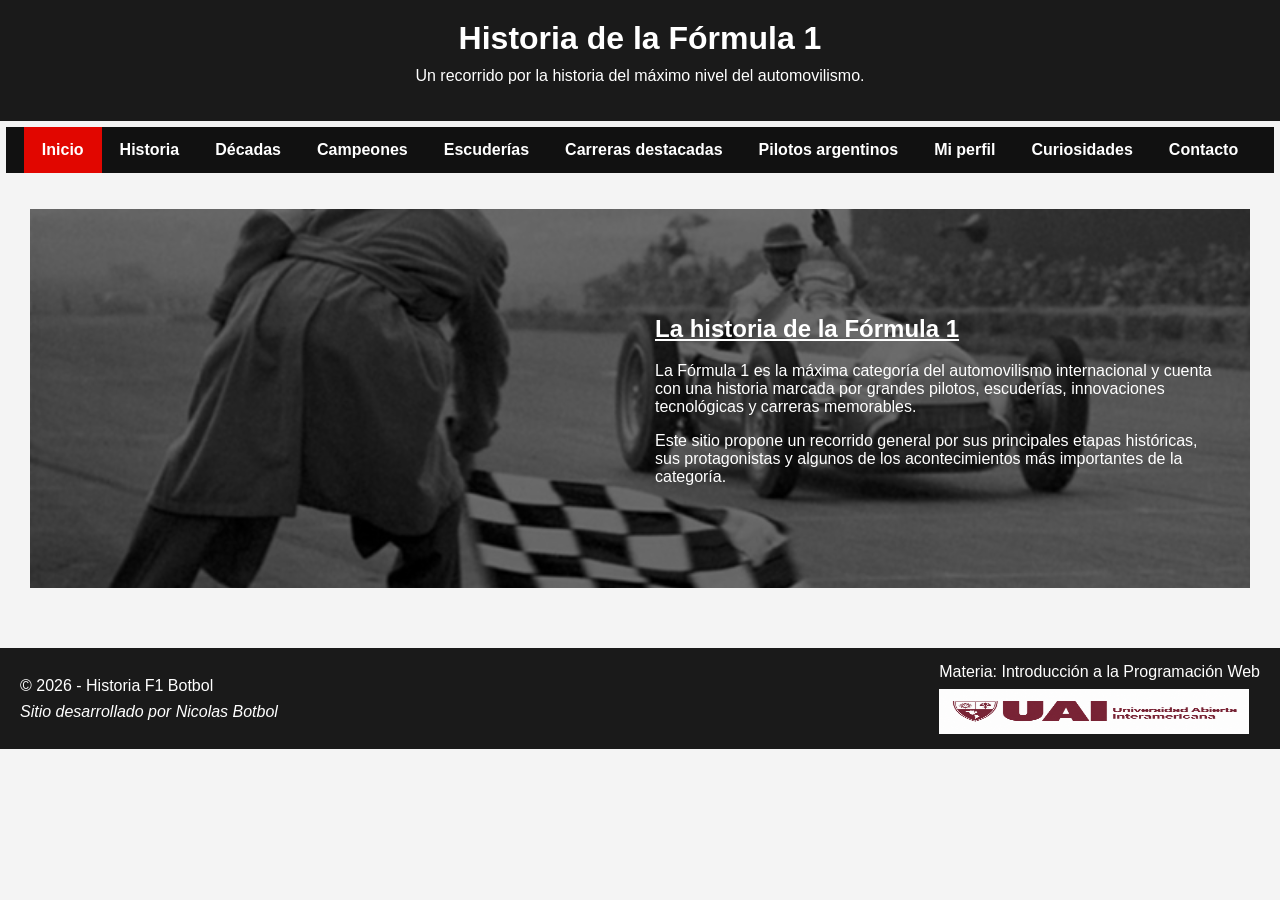
<file: index.html>
<!DOCTYPE html>

<html lang="es">

<head>

    <meta charset="UTF-8">
    <meta name="viewport" content="width=device-width, initial-scale=1.0">
    <meta name="author" content="Nicolas Botbol">
    <meta name="description" content="Historia de la Fórmula 1">
    <meta name="keywords" content="Formula 1, F1, historia, automovilismo">
    <title>Historia de la Fórmula 1</title>

    
    
    <link rel="stylesheet" href="css/estilos.css">
    <script src="js/perfil-global.js" defer></script>
</head>


<body>
    <header>

        <h1>
            Historia de la Fórmula 1
        </h1>

        <p>
            Un recorrido por la historia del
            máximo nivel del automovilismo.
        </p>

    </header>
    <div class="marco-bandera">
        <nav class="navegacion-principal">

            <ul>

                <li><a href="index.html" class="activo">Inicio</a></li>
                <li><a href="paginas/historia.html">Historia</a></li>
                <li><a href="paginas/decadas.html">Décadas</a></li>
                <li><a href="paginas/campeones.html">Campeones</a></li>
                <li><a href="paginas/escuderias.html">Escuderías</a></li>
                <li><a href="paginas/carrerasdestacadas.html">Carreras destacadas</a></li>
                <li><a href="paginas/pilotosargentinos.html">Pilotos argentinos</a></li>
                <li><a href="paginas/miperfil.html">Mi perfil</a></li>
                <li><a href="paginas/curiosidades.html">Curiosidades</a></li>
                <li><a href="paginas/contacto.html">Contacto</a></li>

            </ul>

        </nav>
    </div>

   

    <main>

        <section class="introduccion">

            <div class="video-introduccion">

                <iframe
                    width="560"
                    height="315"
                    src="https://www.youtube.com/embed/7G1629NrJYc?si=Q4bFTif_agW0qFID"
                    title="Video introductorio sobre la Fórmula 1"
                    frameborder="0"
                    allow="accelerometer; autoplay; clipboard-write; encrypted-media; gyroscope; picture-in-picture; web-share"
                    referrerpolicy="strict-origin-when-cross-origin"
                    allowfullscreen>
                </iframe>

            </div>

            <div class="texto-introduccion">

                <h2><u>La historia de la Fórmula 1</u></h2>

                <p>
                La Fórmula 1 es la máxima categoría del automovilismo internacional y cuenta con una historia marcada por grandes pilotos, 
                escuderías, innovaciones tecnológicas y carreras memorables.
                </p>

                <p>
                Este sitio propone un recorrido general por sus principales etapas históricas, 
                sus protagonistas y algunos de los acontecimientos más importantes de la categoría.
                </p>

             </div>

        </section>


    </main>


    <footer>

        <div class="footer-izquierda">

            <p>
                © 2026 - Historia F1 Botbol
            </p>

            <address>
                Sitio desarrollado por Nicolas Botbol
            </address>

        </div>

        <div class="footer-derecha">

             <p>Materia: Introducción a la Programación Web </p>

            <a
                 href="https://uai.edu.ar/" target="_blank"rel="noopener noreferrer" title="HomePage Universidad Abierta Interamericana">
                 <img src="img/imagen_6.png" alt="Universidad Abierta Interamericana">
            </a>

            

        </div>

    </footer>


</body>

</html>
</file>
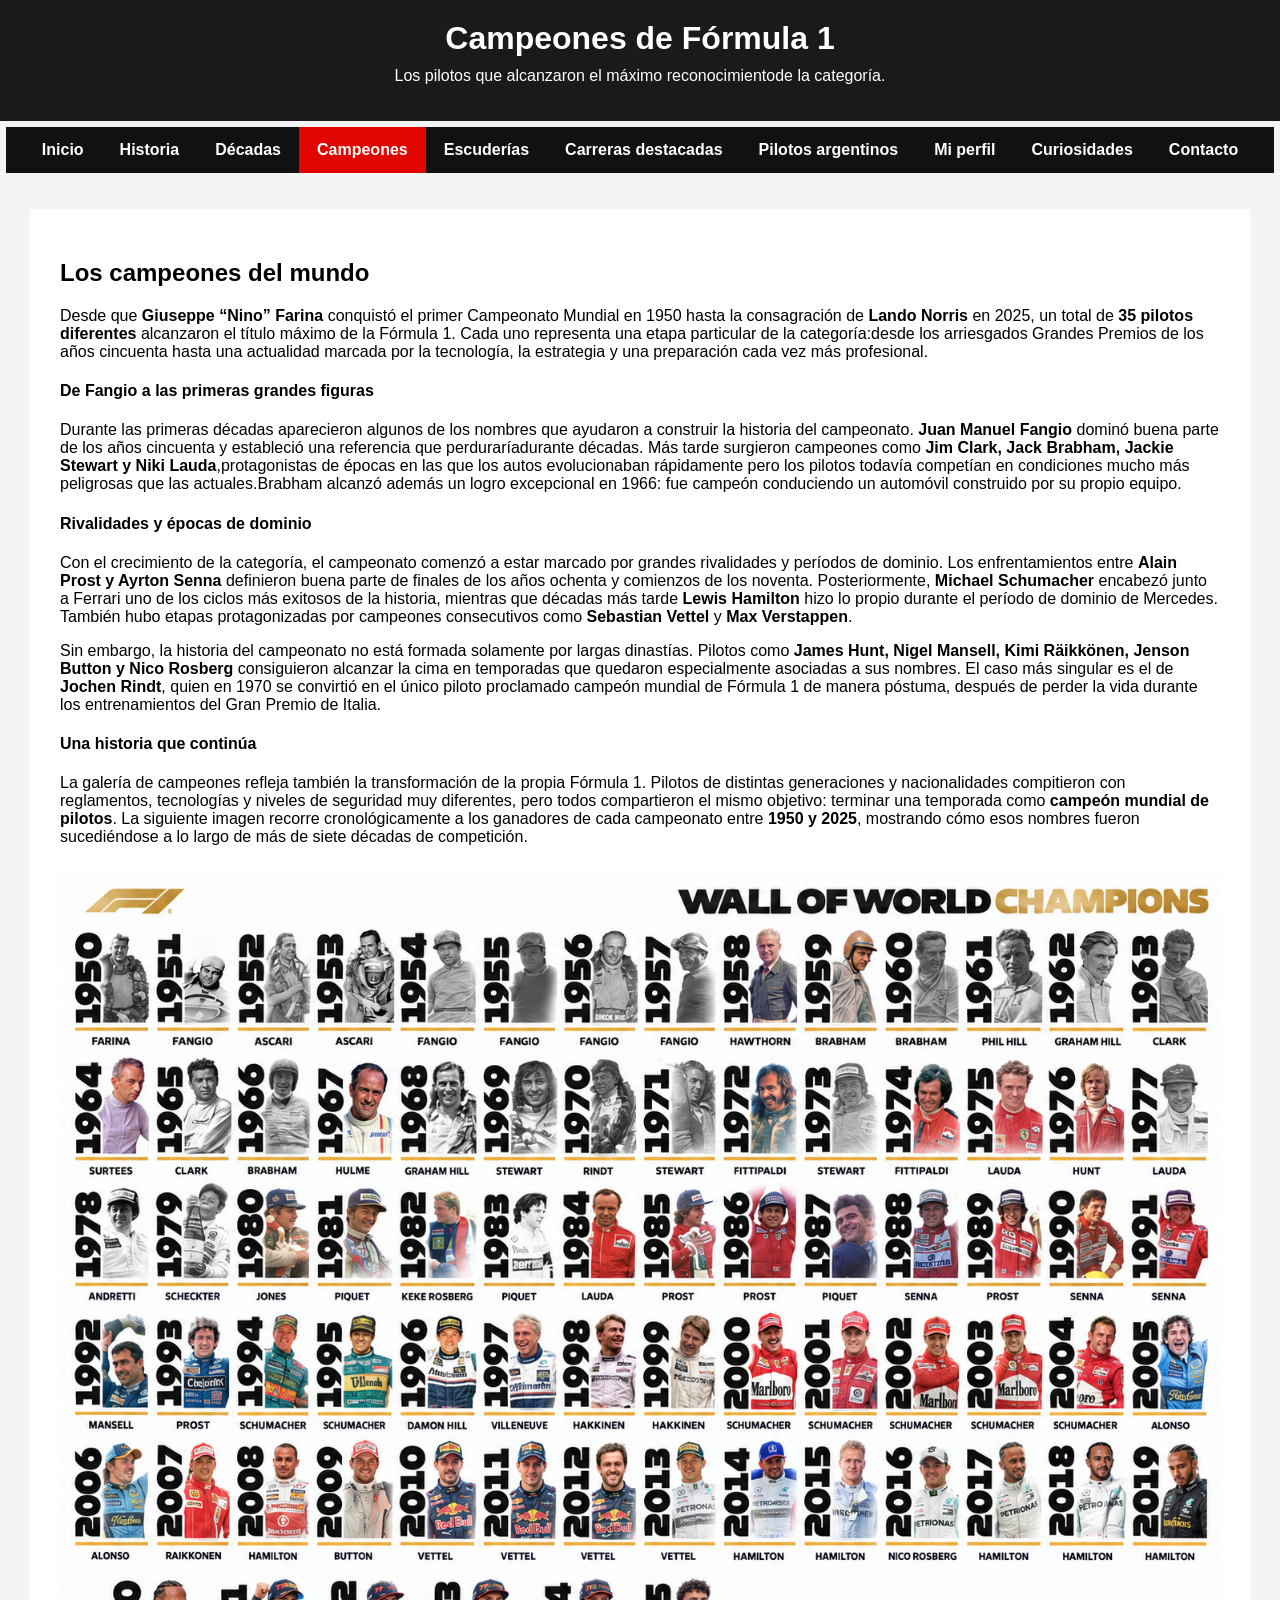
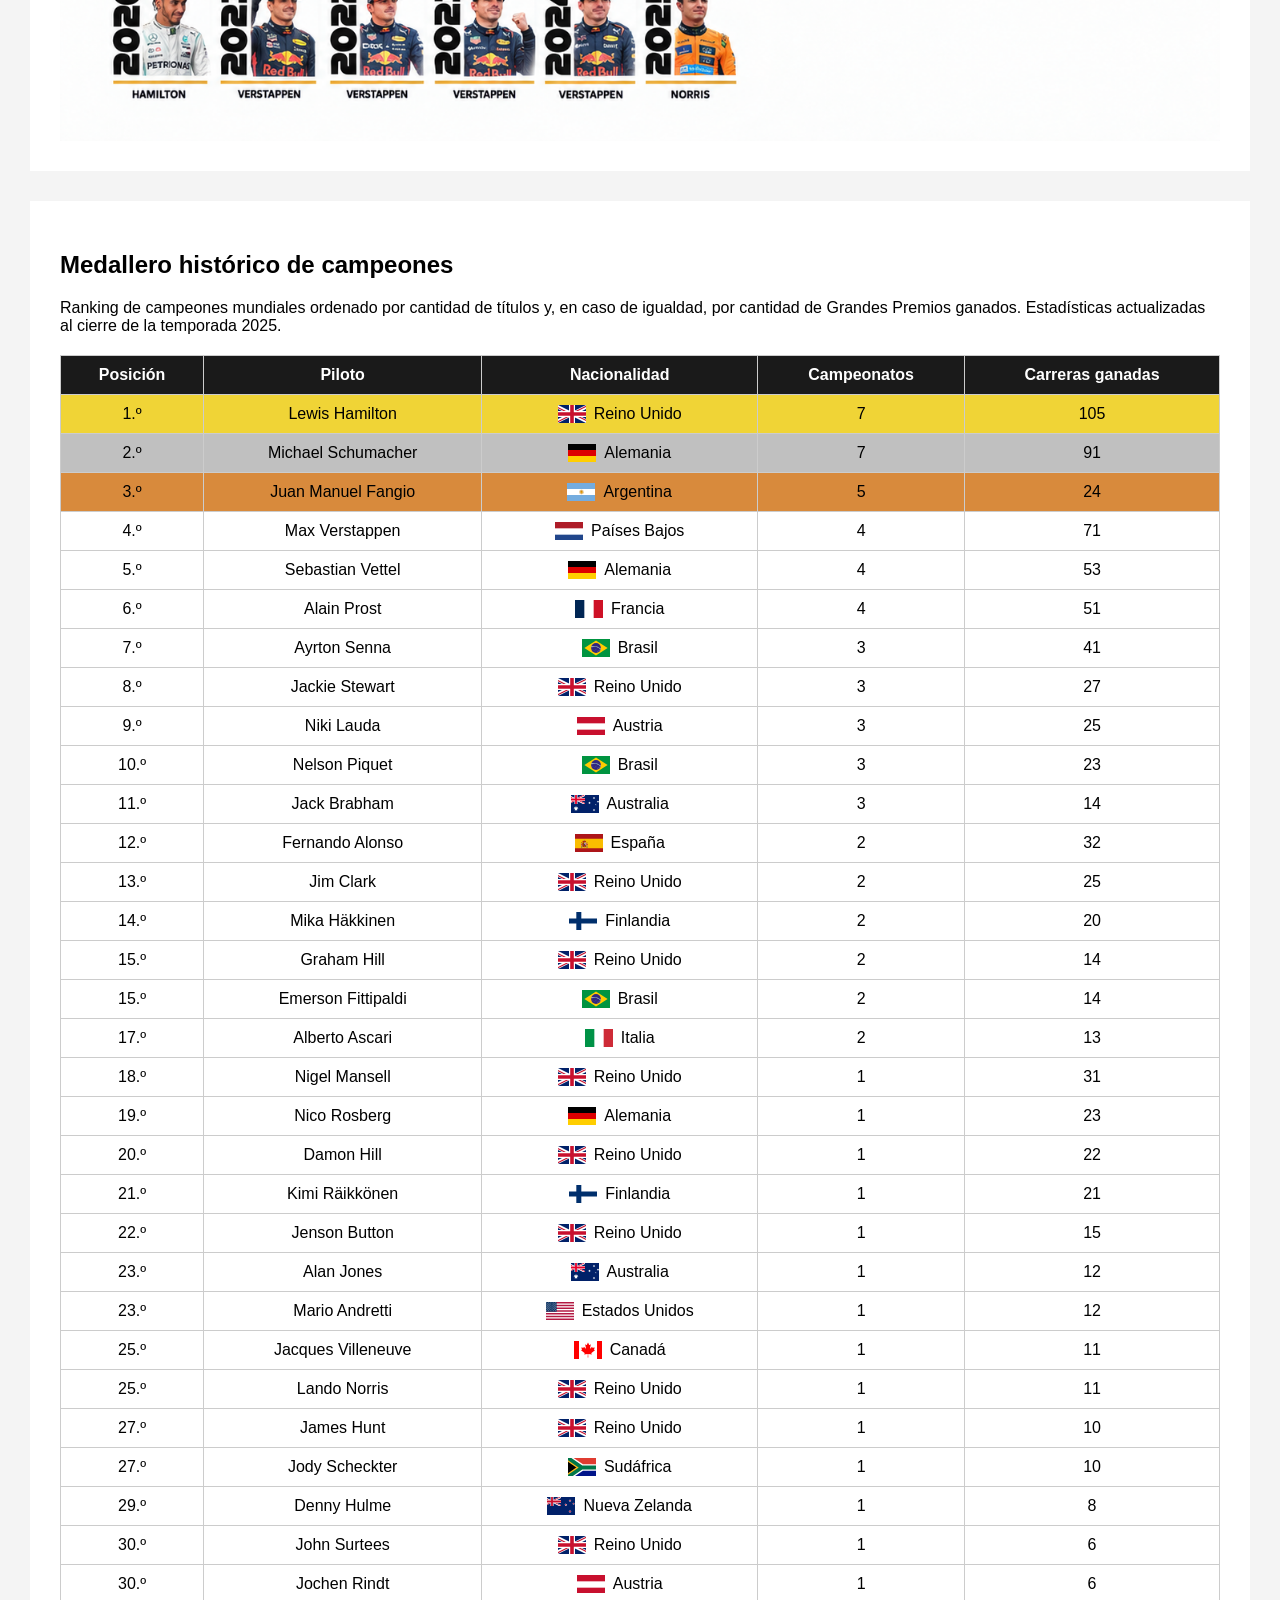
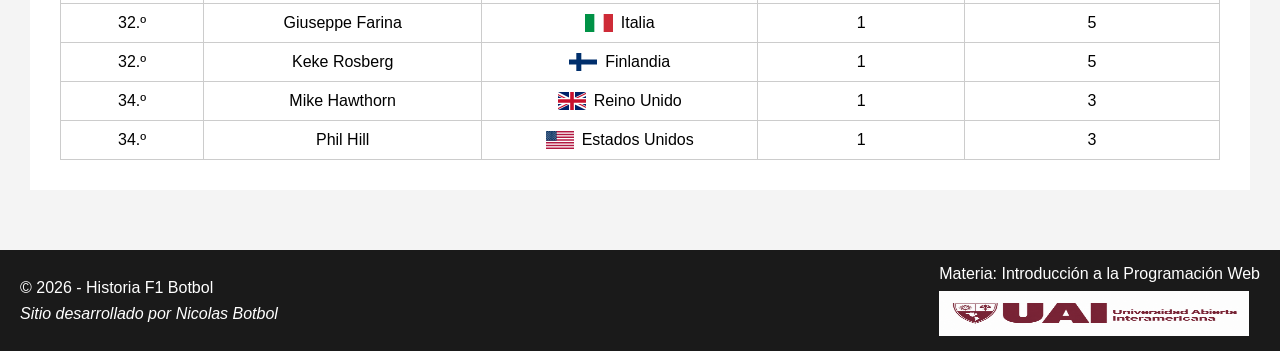
<file: paginas/campeones.html>
<!DOCTYPE html>

<html lang="es">

<head>

    <meta charset="UTF-8">

    <meta name="viewport" content="width=device-width, initial-scale=1.0">

    <meta name="author" content="Nicolas Botbol">

    <meta name="description" content="Campeones de la Fórmula 1">

    <meta name="keywords" content="Formula 1, F1, campeones, automovilismo">

    <title>Campeones - Historia F1 Botbol</title>

    <link rel="stylesheet" href="../css/estilos.css">
    <script src="../js/perfil-global.js" defer></script>
</head>


<body>

    <header>

        <h1>Campeones de Fórmula 1</h1>

        <p>Los pilotos que alcanzaron el máximo reconocimientode la categoría.</p>

    </header>


    <div class="marco-bandera">

        <nav class="navegacion-principal">

            <ul>

                <li><a href="../index.html">Inicio</a></li>
                <li><a href="historia.html">Historia</a></li>
                <li><a href="decadas.html">Décadas</a></li>
                <li><a href="campeones.html" class="activo">Campeones</a></li>
                <li><a href="escuderias.html">Escuderías</a></li>
                <li> <a href="carrerasdestacadas.html"> Carreras destacadas</a></li>
                <li><a href="pilotosargentinos.html">Pilotos argentinos</a></li>
                <li><a href="miperfil.html">Mi perfil</a></li>
                <li><a href="curiosidades.html">Curiosidades</a></li>
                <li><a href="contacto.html">Contacto</a></li>

            </ul>

        </nav>

    </div>


    <main class="pagina-campeones">

        <!-- ===== INTRODUCCION CAMPEONES ===== -->

        <section class="historia-seccion" id="campeones-introduccion">
        <h2>Los campeones del mundo</h2>

            <p>
                Desde que <strong>Giuseppe “Nino” Farina</strong> conquistó el primer Campeonato Mundial en 1950 hasta la consagración de
                <strong>Lando Norris</strong> en 2025, un total de <strong>35 pilotos diferentes</strong> alcanzaron el título máximo
                de la Fórmula 1. Cada uno representa una etapa particular de la categoría:desde los arriesgados Grandes Premios de los años cincuenta hasta una actualidad
                marcada por la tecnología, la estrategia y una preparación cada vez más profesional.
            </p>

            <h4>De Fangio a las primeras grandes figuras</h4>

            <p>
                Durante las primeras décadas aparecieron algunos de los nombres que ayudaron a construir la historia del campeonato. <strong>Juan Manuel Fangio</strong>
                dominó buena parte de los años cincuenta y estableció una referencia que perduraríadurante décadas. Más tarde surgieron campeones como
                <strong>Jim Clark, Jack Brabham, Jackie Stewart y Niki Lauda</strong>,protagonistas de épocas en las que los autos evolucionaban rápidamente pero los
                pilotos todavía competían en condiciones mucho más peligrosas que las actuales.Brabham alcanzó además un logro excepcional en 1966: fue campeón conduciendo
                un automóvil construido por su propio equipo.
            </p>

            <h4>Rivalidades y épocas de dominio</h4>

            <p>
                Con el crecimiento de la categoría, el campeonato comenzó a estar marcado por grandes rivalidades y períodos de dominio. Los enfrentamientos entre
                <strong>Alain Prost y Ayrton Senna</strong> definieron buena parte de finales de los años ochenta y comienzos de los noventa. Posteriormente,
                <strong>Michael Schumacher</strong> encabezó junto a Ferrari uno de los ciclos más exitosos de la historia, mientras que décadas más tarde
                <strong>Lewis Hamilton</strong> hizo lo propio durante el período de dominio de Mercedes. También hubo etapas protagonizadas por campeones consecutivos como
                <strong>Sebastian Vettel</strong> y <strong>Max Verstappen</strong>.
            </p>

            <p>
                Sin embargo, la historia del campeonato no está formada solamente por largas dinastías. Pilotos como <strong>James Hunt, Nigel Mansell, Kimi Räikkönen,
                Jenson Button y Nico Rosberg</strong> consiguieron alcanzar la cima en temporadas que quedaron especialmente asociadas a sus nombres. El caso más singular es el de
                <strong>Jochen Rindt</strong>, quien en 1970 se convirtió en el único piloto proclamado campeón mundial de Fórmula 1 de manera póstuma, después de perder la vida durante
                los entrenamientos del Gran Premio de Italia.
            </p>

            <h4>Una historia que continúa</h4>

            <p>
                La galería de campeones refleja también la transformación de la propia Fórmula 1. Pilotos de distintas generaciones y nacionalidades compitieron con reglamentos,
                tecnologías y niveles de seguridad muy diferentes, pero todos compartieron el mismo objetivo: terminar una temporada como <strong>campeón mundial de pilotos</strong>.
                La siguiente imagen recorre cronológicamente a los ganadores de cada campeonato entre <strong>1950 y 2025</strong>, mostrando cómo esos nombres fueron sucediéndose a lo largo
                de más de siete décadas de competición.
            </p>

            <div id="campeones-imagen">

                <img
                    src="../img/imagen_8.png" alt="Campeones mundiales de Fórmula 1 desde 1950 hasta 2025">

            </div>

        </section>


        <!-- ===== MEDALLERO ===== -->

        <section class="historia-seccion" id="campeones-medallero">

            <h2>Medallero histórico de campeones</h2>

            <p>
                Ranking de campeones mundiales ordenado por cantidad de títulos
                y, en caso de igualdad, por cantidad de Grandes Premios ganados.
                Estadísticas actualizadas al cierre de la temporada 2025.
            </p>

          <table id="tabla-campeones">

    <thead>

        <tr>
            <th>Posición</th>
            <th>Piloto</th>
            <th>Nacionalidad</th>
            <th>Campeonatos</th>
            <th>Carreras ganadas</th>
        </tr>

    </thead>

    <tbody>

        <tr class="oro">
            <td>1.º</td>
            <td>Lewis Hamilton</td>
            <td>
                <div class="nacionalidad">
                    <img class="bandera-pais"src="../img/banderas/gb.svg"alt="Bandera del Reino Unido"><span>Reino Unido</span>
                </div>
            </td>
            <td>7</td>
            <td>105</td>
        </tr>

        <tr class="plata">
            <td>2.º</td>
            <td>Michael Schumacher</td>
            <td>
                <div class="nacionalidad">
                    <img class="bandera-pais"src="../img/banderas/de.svg"alt="Bandera de Alemania"><span>Alemania</span>
                </div>
            </td>
            <td>7</td>
            <td>91</td>
        </tr>

        <tr class="bronce">
            <td>3.º</td>
            <td>Juan Manuel Fangio</td>
            <td>
                <div class="nacionalidad">
                    <img class="bandera-pais"src="../img/banderas/ar.svg" alt="Bandera de Argentina"><span>Argentina</span>
                </div>
            </td>
            <td>5</td>
            <td>24</td>
        </tr>

        <tr>
            <td>4.º</td>
            <td>Max Verstappen</td>
            <td>
                <div class="nacionalidad">
                    <img class="bandera-pais"src="../img/banderas/nl.svg" alt="Bandera de Países Bajos"><span>Países Bajos</span>
                </div>
            </td>
            <td>4</td>
            <td>71</td>
        </tr>

        <tr>
            <td>5.º</td>
            <td>Sebastian Vettel</td>
            <td>
                <div class="nacionalidad">
                    <img class="bandera-pais"src="../img/banderas/de.svg" alt="Bandera de Alemania"><span>Alemania</span>
                </div>
            </td>
            <td>4</td>
            <td>53</td>
        </tr>

        <tr>
            <td>6.º</td>
            <td>Alain Prost</td>
            <td>
                <div class="nacionalidad">
                    <img class="bandera-pais"src="../img/banderas/fr.svg" alt="Bandera de Francia"><span>Francia</span>
                </div>
            </td>
            <td>4</td>
            <td>51</td>
        </tr>

        <tr>
            <td>7.º</td>
            <td>Ayrton Senna</td>
            <td>
                <div class="nacionalidad">
                    <img class="bandera-pais"src="../img/banderas/br.svg" alt="Bandera de Brasil"><span>Brasil</span>
                </div>
            </td>
            <td>3</td>
            <td>41</td>
        </tr>

        <tr>
            <td>8.º</td>
            <td>Jackie Stewart</td>
            <td>
                <div class="nacionalidad">
                    <img class="bandera-pais"src="../img/banderas/gb.svg" alt="Bandera del Reino Unido"><span>Reino Unido</span>
                </div>
            </td>
            <td>3</td>
            <td>27</td>
        </tr>

        <tr>
            <td>9.º</td>
            <td>Niki Lauda</td>
            <td>
                <div class="nacionalidad">
                    <img class="bandera-pais"src="../img/banderas/at.svg" alt="Bandera de Austria"><span>Austria</span>
                </div>
            </td>
            <td>3</td>
            <td>25</td>
        </tr>

        <tr>
            <td>10.º</td>
            <td>Nelson Piquet</td>
            <td>
                <div class="nacionalidad">
                    <img class="bandera-pais"src="../img/banderas/br.svg" alt="Bandera de Brasil"><span>Brasil</span>
                </div>
            </td>
            <td>3</td>
            <td>23</td>
        </tr>

        <tr>
            <td>11.º</td>
            <td>Jack Brabham</td>
            <td>
                <div class="nacionalidad">
                    <img class="bandera-pais"src="../img/banderas/au.svg" alt="Bandera de Australia"><span>Australia</span>
                </div>
            </td>
            <td>3</td>
            <td>14</td>
        </tr>

        <tr>
            <td>12.º</td>
            <td>Fernando Alonso</td>
            <td>
                <div class="nacionalidad">
                    <img class="bandera-pais"src="../img/banderas/es.svg" alt="Bandera de España"><span>España</span>
                </div>
            </td>
            <td>2</td>
            <td>32</td>
        </tr>

        <tr>
            <td>13.º</td>
            <td>Jim Clark</td>
            <td>
                <div class="nacionalidad">
                    <img class="bandera-pais"src="../img/banderas/gb.svg" alt="Bandera del Reino Unido"><span>Reino Unido</span>
                </div>
            </td>
            <td>2</td>
            <td>25</td>
        </tr>

        <tr>
            <td>14.º</td>
            <td>Mika Häkkinen</td>
            <td>
                <div class="nacionalidad">
                    <img class="bandera-pais"src="../img/banderas/fi.svg" alt="Bandera de Finlandia"><span>Finlandia</span>
                </div>
            </td>
            <td>2</td>
            <td>20</td>
        </tr>

        <tr>
            <td>15.º</td>
            <td>Graham Hill</td>
            <td>
                <div class="nacionalidad">
                    <img class="bandera-pais"src="../img/banderas/gb.svg" alt="Bandera del Reino Unido"><span>Reino Unido</span>
                </div>
            </td>
            <td>2</td>
            <td>14</td>
        </tr>

        <tr>
            <td>15.º</td>
            <td>Emerson Fittipaldi</td>
            <td>
                <div class="nacionalidad">
                    <img class="bandera-pais"src="../img/banderas/br.svg" alt="Bandera de Brasil"><span>Brasil</span>
                </div>
            </td>
            <td>2</td>
            <td>14</td>
        </tr>

        <tr>
            <td>17.º</td>
            <td>Alberto Ascari</td>
            <td>
                <div class="nacionalidad">
                    <img class="bandera-pais"src="../img/banderas/it.svg" alt="Bandera de Italia"><span>Italia</span>
                </div>
            </td>
            <td>2</td>
            <td>13</td>
        </tr>

        <tr>
            <td>18.º</td>
            <td>Nigel Mansell</td>
            <td>
                <div class="nacionalidad">
                    <img class="bandera-pais"src="../img/banderas/gb.svg" alt="Bandera del Reino Unido"><span>Reino Unido</span>
                </div>
            </td>
            <td>1</td>
            <td>31</td>
        </tr>

        <tr>
            <td>19.º</td>
            <td>Nico Rosberg</td>
            <td>
                <div class="nacionalidad">
                    <img class="bandera-pais"src="../img/banderas/de.svg" alt="Bandera de Alemania"><span>Alemania</span>
                </div>
            </td>
            <td>1</td>
            <td>23</td>
        </tr>

        <tr>
            <td>20.º</td>
            <td>Damon Hill</td>
            <td>
                <div class="nacionalidad">
                    <img class="bandera-pais"src="../img/banderas/gb.svg" alt="Bandera del Reino Unido"><span>Reino Unido</span>
                </div>
            </td>
            <td>1</td>
            <td>22</td>
        </tr>

        <tr>
            <td>21.º</td>
            <td>Kimi Räikkönen</td>
            <td>
                <div class="nacionalidad">
                    <img class="bandera-pais"src="../img/banderas/fi.svg" alt="Bandera de Finlandia"><span>Finlandia</span>
                </div>
            </td>
            <td>1</td>
            <td>21</td>
        </tr>

        <tr>
            <td>22.º</td>
            <td>Jenson Button</td>
            <td>
                <div class="nacionalidad">
                    <img class="bandera-pais"src="../img/banderas/gb.svg" alt="Bandera del Reino Unido"><span>Reino Unido</span>
                </div>
            </td>
            <td>1</td>
            <td>15</td>
        </tr>

        <tr>
            <td>23.º</td>
            <td>Alan Jones</td>
            <td>
                <div class="nacionalidad">
                    <img class="bandera-pais"src="../img/banderas/au.svg" alt="Bandera de Australia"><span>Australia</span>
                </div>
            </td>
            <td>1</td>
            <td>12</td>
        </tr>

        <tr>
            <td>23.º</td>
            <td>Mario Andretti</td>
            <td>
                <div class="nacionalidad">
                    <img class="bandera-pais"src="../img/banderas/us.svg" alt="Bandera de Estados Unidos"><span>Estados Unidos</span>
                </div>
            </td>
            <td>1</td>
            <td>12</td>
        </tr>

        <tr>
            <td>25.º</td>
            <td>Jacques Villeneuve</td>
            <td>
                <div class="nacionalidad"><img class="bandera-pais"src="../img/banderas/ca.svg" alt="Bandera de Canadá"><span>Canadá</span>
                </div>
            </td>
            <td>1</td>
            <td>11</td>
        </tr>

        <tr>
            <td>25.º</td>
            <td>Lando Norris</td>
            <td>
                <div class="nacionalidad">
                    <img class="bandera-pais"src="../img/banderas/gb.svg" alt="Bandera del Reino Unido"><span>Reino Unido</span>
                </div>
            </td>
            <td>1</td>
            <td>11</td>
        </tr>

        <tr>
            <td>27.º</td>
            <td>James Hunt</td>
            <td>
                <div class="nacionalidad">
                    <img class="bandera-pais"src="../img/banderas/gb.svg" alt="Bandera del Reino Unido"><span>Reino Unido</span>
                </div>
            </td>
            <td>1</td>
            <td>10</td>
        </tr>

        <tr>
            <td>27.º</td>
            <td>Jody Scheckter</td>
            <td>
                <div class="nacionalidad">
                    <img class="bandera-pais"src="../img/banderas/za.svg" alt="Bandera de Sudáfrica"><span>Sudáfrica</span>
                </div>
            </td>
            <td>1</td>
            <td>10</td>
        </tr>

        <tr>
            <td>29.º</td>
            <td>Denny Hulme</td>
            <td>
                <div class="nacionalidad">
                    <img class="bandera-pais"src="../img/banderas/nz.svg" alt="Bandera de Nueva Zelanda"><span>Nueva Zelanda</span>
                </div>
            </td>
            <td>1</td>
            <td>8</td>
        </tr>

        <tr>
            <td>30.º</td>
            <td>John Surtees</td>
            <td>
                <div class="nacionalidad">
                    <img class="bandera-pais"src="../img/banderas/gb.svg" alt="Bandera del Reino Unido">
                    <span>Reino Unido</span>
                </div>
            </td>
            <td>1</td>
            <td>6</td>
        </tr>

        <tr>
            <td>30.º</td>
            <td>Jochen Rindt</td>
            <td>
                <div class="nacionalidad">
                    <img class="bandera-pais"src="../img/banderas/at.svg" alt="Bandera de Austria">
                    <span>Austria</span>
                </div>
            </td>
            <td>1</td>
            <td>6</td>
        </tr>

        <tr>
            <td>32.º</td>
            <td>Giuseppe Farina</td>
            <td>
                <div class="nacionalidad">
                    <img class="bandera-pais"src="../img/banderas/it.svg" alt="Bandera de Italia">
                    <span>Italia</span>
                </div>
            </td>
            <td>1</td>
            <td>5</td>
        </tr>

        <tr>
            <td>32.º</td>
            <td>Keke Rosberg</td>
            <td>
                <div class="nacionalidad">
                    <img class="bandera-pais"src="../img/banderas/fi.svg" alt="Bandera de Finlandia">
                    <span>Finlandia</span>
                </div>
            </td>
            <td>1</td>
            <td>5</td>
        </tr>

        <tr>
            <td>34.º</td>
            <td>Mike Hawthorn</td>
            <td>
                <div class="nacionalidad">
                    <img class="bandera-pais"src="../img/banderas/gb.svg" alt="Bandera del Reino Unido">
                    <span>Reino Unido</span>
                </div>
            </td>
            <td>1</td>
            <td>3</td>
        </tr>

        <tr>
            <td>34.º</td>
            <td>Phil Hill</td>
            <td>
                <div class="nacionalidad">
                    <img class="bandera-pais"src="../img/banderas/us.svg" alt="Bandera de Estados Unidos"><span>Estados Unidos</span>
                </div>
            </td>
            <td>1</td>
            <td>3</td>
        </tr>

    </tbody>

</table>

        </section>

    </main>


    <footer>

        <div class="footer-izquierda">

            <p>
                © 2026 - Historia F1 Botbol
            </p>

            <address>
                Sitio desarrollado por Nicolas Botbol
            </address>

        </div>


        <div class="footer-derecha">

            <p>
                Materia: Introducción a la Programación Web
            </p>

            <a
                href="https://uai.edu.ar/" target="_blank" rel="noopener noreferrer"title="Sitio oficial de la Universidad Abierta Interamericana">
                <img src="../img/imagen_6.png" alt="Universidad Abierta Interamericana">
            </a>

        </div>

    </footer>

</body>

</html>
</file>
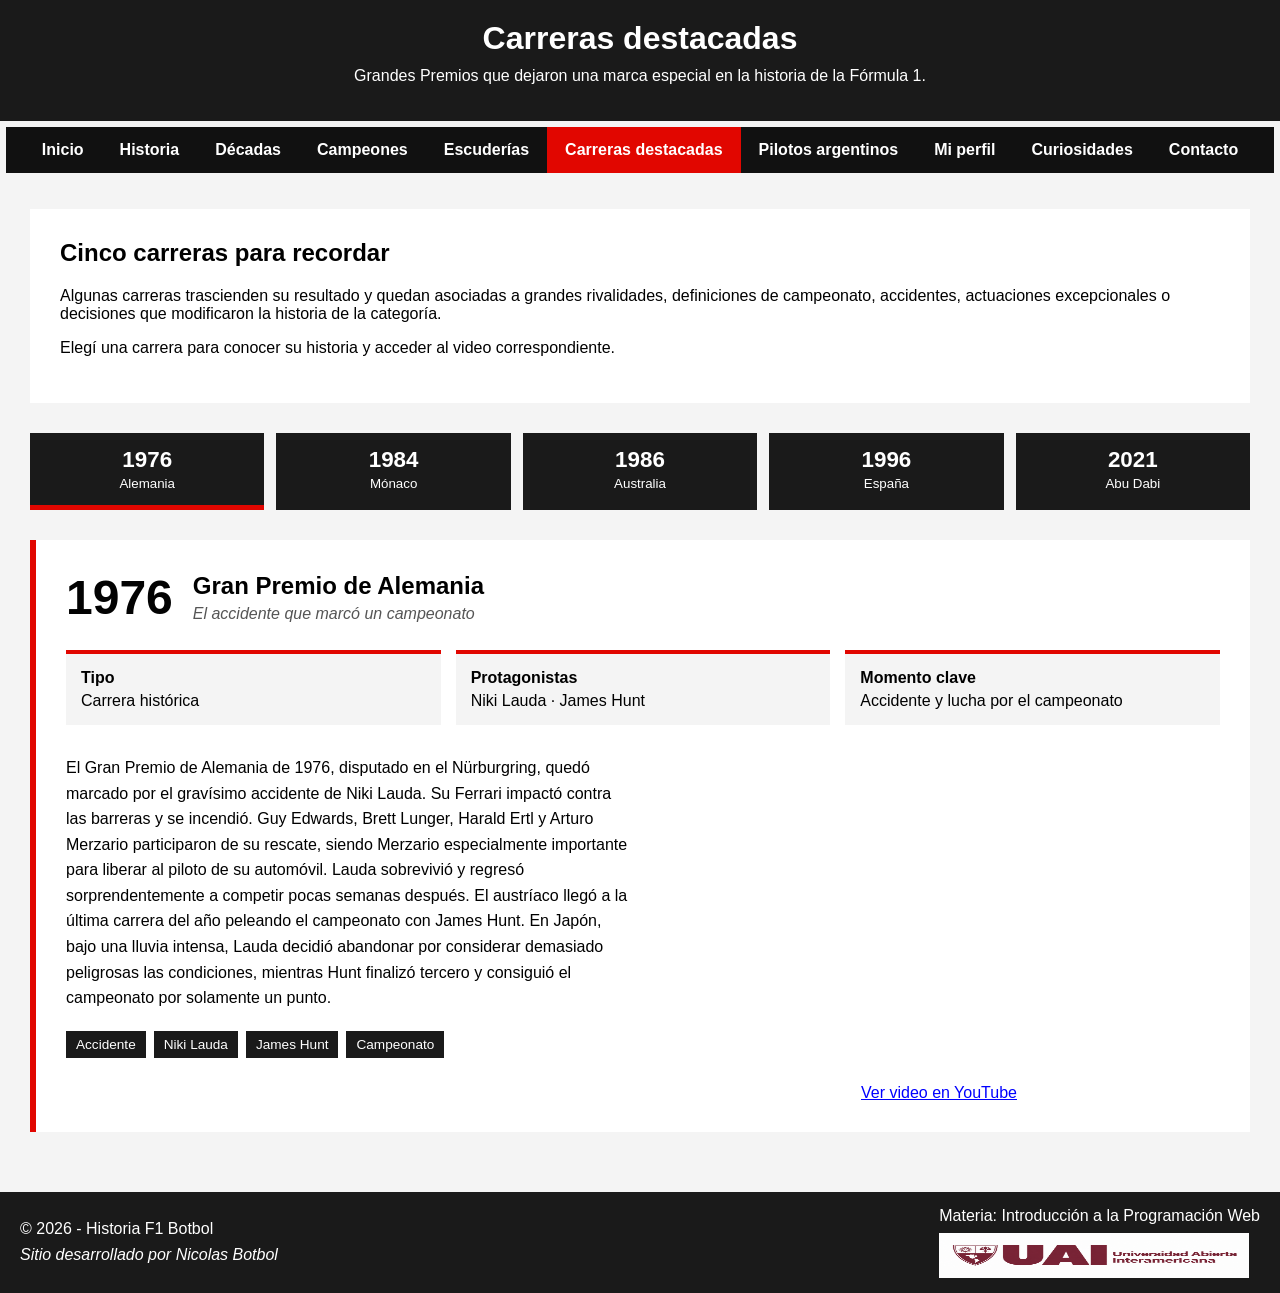
<file: paginas/carrerasdestacadas.html>
<!DOCTYPE html>

<html lang="es">

<head>
    <meta charset="UTF-8">
    <meta name="viewport" content="width=device-width, initial-scale=1.0">
    <meta name="author" content="Nicolas Botbol">
    <meta name="description" content="Carreras memorables y destacadas de la historia de la Fórmula 1">
    <meta name="keywords" content="Formula 1, F1, carreras destacadas, Senna, Lauda, Schumacher, Verstappen">

    <title>Carreras destacadas - Historia F1 Botbol</title>

    <link rel="stylesheet" href="../css/estilos.css">

    <script src="../js/perfil-global.js" defer></script>
    <script src="../js/carreras.js" defer></script>
</head>


<body>

    <header>
        <h1>Carreras destacadas</h1>

        <p>Grandes Premios que dejaron una marca especial en la historia de la Fórmula 1.</p>
    </header>


    <div class="marco-bandera">

        <nav class="navegacion-principal">

            <ul>
                <li><a href="../index.html">Inicio</a></li>
                <li><a href="historia.html">Historia</a></li>
                <li><a href="decadas.html">Décadas</a></li>
                <li><a href="campeones.html">Campeones</a></li>
                <li><a href="escuderias.html">Escuderías</a></li>
                <li><a href="carrerasdestacadas.html" class="activo">Carreras destacadas</a></li>
                <li><a href="pilotosargentinos.html">Pilotos argentinos</a></li>
                <li><a href="miperfil.html">Mi perfil</a></li>
                <li><a href="curiosidades.html">Curiosidades</a></li>
                <li><a href="contacto.html">Contacto</a></li>
            </ul>

        </nav>

    </div>


    <main class="pagina-carreras">

        <section class="carreras-introduccion">

            <h2>Cinco carreras para recordar</h2>

            <p>
                Algunas carreras trascienden su resultado y quedan asociadas a grandes rivalidades,
                definiciones de campeonato, accidentes, actuaciones excepcionales o decisiones
                que modificaron la historia de la categoría.
            </p>

            <p>
                Elegí una carrera para conocer su historia y acceder al video correspondiente.
            </p>

        </section>


        <section class="selector-carreras">

            <button type="button" class="boton-carrera activo-carrera" data-indice="0">
                <strong>1976</strong>
                <span>Alemania</span>
            </button>

            <button type="button" class="boton-carrera" data-indice="1">
                <strong>1984</strong>
                <span>Mónaco</span>
            </button>

            <button type="button" class="boton-carrera" data-indice="2">
                <strong>1986</strong>
                <span>Australia</span>
            </button>

            <button type="button" class="boton-carrera" data-indice="3">
                <strong>1996</strong>
                <span>España</span>
            </button>

            <button type="button" class="boton-carrera" data-indice="4">
                <strong>2021</strong>
                <span>Abu Dabi</span>
            </button>

        </section>


        <section class="carrera-panel">

            <div class="carrera-encabezado">

                <p id="carrera-anio" class="carrera-anio">1976</p>

                <div>
                    <h2 id="carrera-titulo">Gran Premio de Alemania</h2>

                    <p id="carrera-subtitulo" class="carrera-subtitulo">
                        El accidente que marcó un campeonato
                    </p>
                </div>

            </div>


            <div class="carrera-datos">

                <div>
                    <strong>Tipo</strong>
                    <span id="carrera-tipo">Carrera histórica</span>
                </div>

                <div>
                    <strong>Protagonistas</strong>
                    <span id="carrera-protagonistas">Niki Lauda · James Hunt</span>
                </div>

                <div>
                    <strong>Momento clave</strong>
                    <span id="carrera-momento">Accidente y lucha por el campeonato</span>
                </div>

            </div>


            <div class="carrera-contenido">

                <div class="carrera-texto">

                    <p id="carrera-descripcion"></p>


                    <div id="carrera-etiquetas" class="carrera-etiquetas"></div>

                </div>


                <div class="carrera-video">

                    <iframe
                        id="video-carrera"
                        width="560"
                        height="315"
                        src="https://www.youtube.com/embed/pstMyw9jrI4"
                        title="Gran Premio de Alemania 1976"
                        frameborder="0"
                        allow="accelerometer; autoplay; clipboard-write; encrypted-media; gyroscope; picture-in-picture; web-share"
                        referrerpolicy="strict-origin-when-cross-origin"
                        allowfullscreen>
                    </iframe>

                    <a id="enlace-video-carrera" href="https://www.youtube.com/watch?v=pstMyw9jrI4" target="_blank" rel="noopener noreferrer">
                        Ver video en YouTube
                    </a>

                </div>

            </div>

        </section>

    </main>


    <footer>

        <div class="footer-izquierda">

            <p>© 2026 - Historia F1 Botbol</p>

            <address>Sitio desarrollado por Nicolas Botbol</address>

        </div>


        <div class="footer-derecha">

            <p>Materia: Introducción a la Programación Web</p>

            <a href="https://uai.edu.ar/" target="_blank" rel="noopener noreferrer" title="Sitio oficial de la Universidad Abierta Interamericana">
                <img src="../img/imagen_6.png" alt="Universidad Abierta Interamericana">
            </a>

        </div>

    </footer>

</body>

</html>
</file>
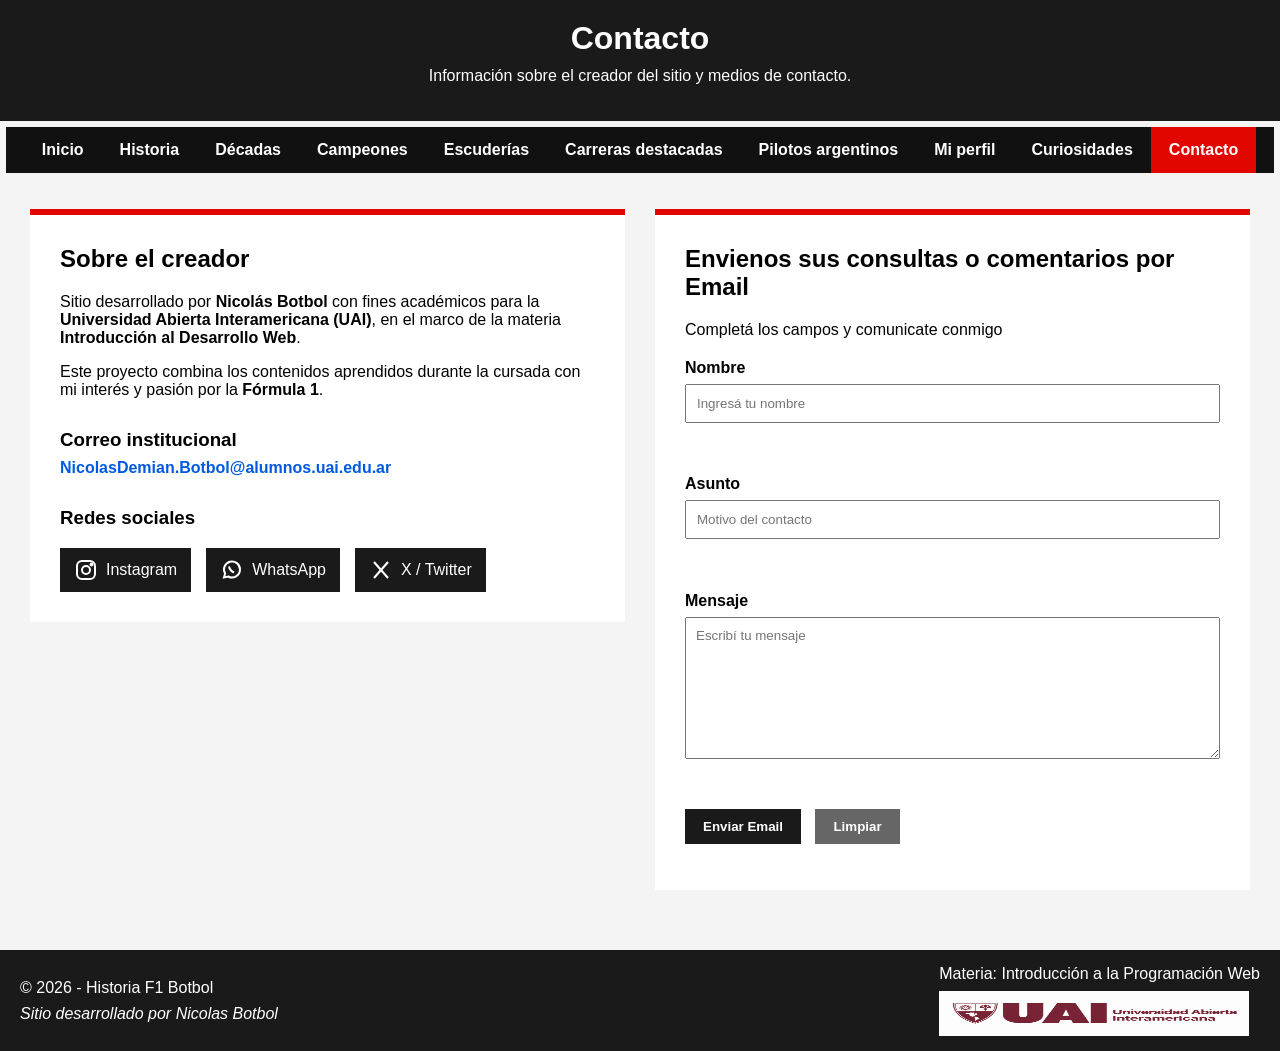
<file: paginas/contacto.html>
<!DOCTYPE html>

<html lang="es">

<head>
    <meta charset="UTF-8">
    <meta name="viewport" content="width=device-width, initial-scale=1.0">
    <meta name="author" content="Nicolas Botbol">
    <meta name="description" content="Contacto del sitio Historia F1 Botbol">
    <meta name="keywords" content="Formula 1, F1, contacto, Nicolas Botbol, UAI">

    <title>Contacto - Historia F1 Botbol</title>

    <link rel="stylesheet" href="../css/estilos.css">

    <script src="../js/contacto.js" defer></script>
    <script src="../js/perfil-global.js" defer></script>
</head>


<body>

    <header>
        <h1>Contacto</h1>

        <p>Información sobre el creador del sitio y medios de contacto.</p>
    </header>


    <div class="marco-bandera">

        <nav class="navegacion-principal">

            <ul>
                <li><a href="../index.html">Inicio</a></li>
                <li><a href="historia.html">Historia</a></li>
                <li><a href="decadas.html">Décadas</a></li>
                <li><a href="campeones.html">Campeones</a></li>
                <li><a href="escuderias.html">Escuderías</a></li>
                <li><a href="carrerasdestacadas.html">Carreras destacadas</a></li>
                <li><a href="pilotosargentinos.html">Pilotos argentinos</a></li>
                <li><a href="miperfil.html">Mi perfil</a></li>
                <li><a href="curiosidades.html">Curiosidades</a></li>
                <li><a href="contacto.html" class="activo">Contacto</a></li>
            </ul>

        </nav>

    </div>


    <main>

        <div class="contacto-contenedor">

            <section class="contacto-seccion" id="contacto-creador">

                <h2>Sobre el creador</h2>

                <p>
                    Sitio desarrollado por <strong>Nicolás Botbol</strong> con fines académicos
                    para la <strong>Universidad Abierta Interamericana (UAI)</strong>, en el marco
                    de la materia <strong>Introducción al Desarrollo Web</strong>.
                </p>

                <p>
                    Este proyecto combina los contenidos aprendidos durante la cursada con
                    mi interés y pasión por la <strong>Fórmula 1</strong>.
                </p>


                <address class="contacto-datos">

                    <h3>Correo institucional</h3>

                    <a href="mailto:NicolasDemian.Botbol@alumnos.uai.edu.ar">
                        NicolasDemian.Botbol@alumnos.uai.edu.ar
                    </a>

                </address>


                <div class="contacto-redes">

                    <h3>Redes sociales</h3>

                    <div class="redes-enlaces">

                        <a href="https://www.instagram.com/USUARIO" target="_blank" rel="noopener noreferrer" title="Instagram">

                            <svg class="red-social-icono" viewBox="0 0 24 24" aria-hidden="true">
                                <rect x="3" y="3" width="18" height="18" rx="5"></rect>
                                <circle cx="12" cy="12" r="4"></circle>
                                <circle cx="17.5" cy="6.5" r="1"></circle>
                            </svg>

                            <span>Instagram</span>

                        </a>


                        <a href="https://wa.me/549XXXXXXXXXX" target="_blank" rel="noopener noreferrer" title="WhatsApp">

                            <svg class="red-social-icono" viewBox="0 0 24 24" aria-hidden="true">
                                <path d="M20 11.5a8 8 0 0 1-11.8 7l-4.2 1 1.1-4a8 8 0 1 1 14.9-4z"></path>
                                <path d="M9 8.5c.5 3 2 4.5 5 6"></path>
                            </svg>

                            <span>WhatsApp</span>

                        </a>


                        <a href="https://x.com/USUARIO" target="_blank" rel="noopener noreferrer" title="X">

                            <svg class="red-social-icono" viewBox="0 0 24 24" aria-hidden="true">
                                <line x1="5" y1="4" x2="19" y2="20"></line>
                                <line x1="19" y1="4" x2="5" y2="20"></line>
                            </svg>

                            <span>X / Twitter</span>

                        </a>

                    </div>

                </div>

            </section>


            <section class="contacto-seccion" id="contacto-mensaje">

                <h2>Envienos sus consultas o comentarios por Email</h2>

                <p>Completá los campos y comunicate conmigo</p>


                <form id="formulario-contacto">

                    <div class="contacto-campo">

                        <label for="nombre-contacto">Nombre</label>

                        <input type="text" id="nombre-contacto" placeholder="Ingresá tu nombre">

                        <p id="error-nombre-contacto" class="mensaje-error"></p>

                    </div>


                    <div class="contacto-campo">

                        <label for="asunto-contacto">Asunto</label>

                        <input type="text" id="asunto-contacto" placeholder="Motivo del contacto">

                        <p id="error-asunto-contacto" class="mensaje-error"></p>

                    </div>


                    <div class="contacto-campo">

                        <label for="mensaje-contacto">Mensaje</label>

                        <textarea id="mensaje-contacto" rows="8" placeholder="Escribí tu mensaje"></textarea>

                        <p id="error-mensaje-contacto" class="mensaje-error"></p>

                    </div>


                        <button type="button" id="btn-enviar-contacto">Enviar Email</button>

                        <button type="button" id="btn-limpiar-contacto">Limpiar</button>

                        <p id="mensaje-contacto-estado" class="mensaje-informativo"></p>

                </form>

            </section>

        </div>

    </main>


    <footer>

        <div class="footer-izquierda">

            <p>© 2026 - Historia F1 Botbol</p>

            <address>Sitio desarrollado por Nicolas Botbol</address>

        </div>


        <div class="footer-derecha">

            <p>Materia: Introducción a la Programación Web</p>

            <a href="https://uai.edu.ar/" target="_blank" rel="noopener noreferrer" title="Sitio oficial de la Universidad Abierta Interamericana">
                <img src="../img/imagen_6.png" alt="Universidad Abierta Interamericana">
            </a>

        </div>

    </footer>

</body>

</html>
</file>
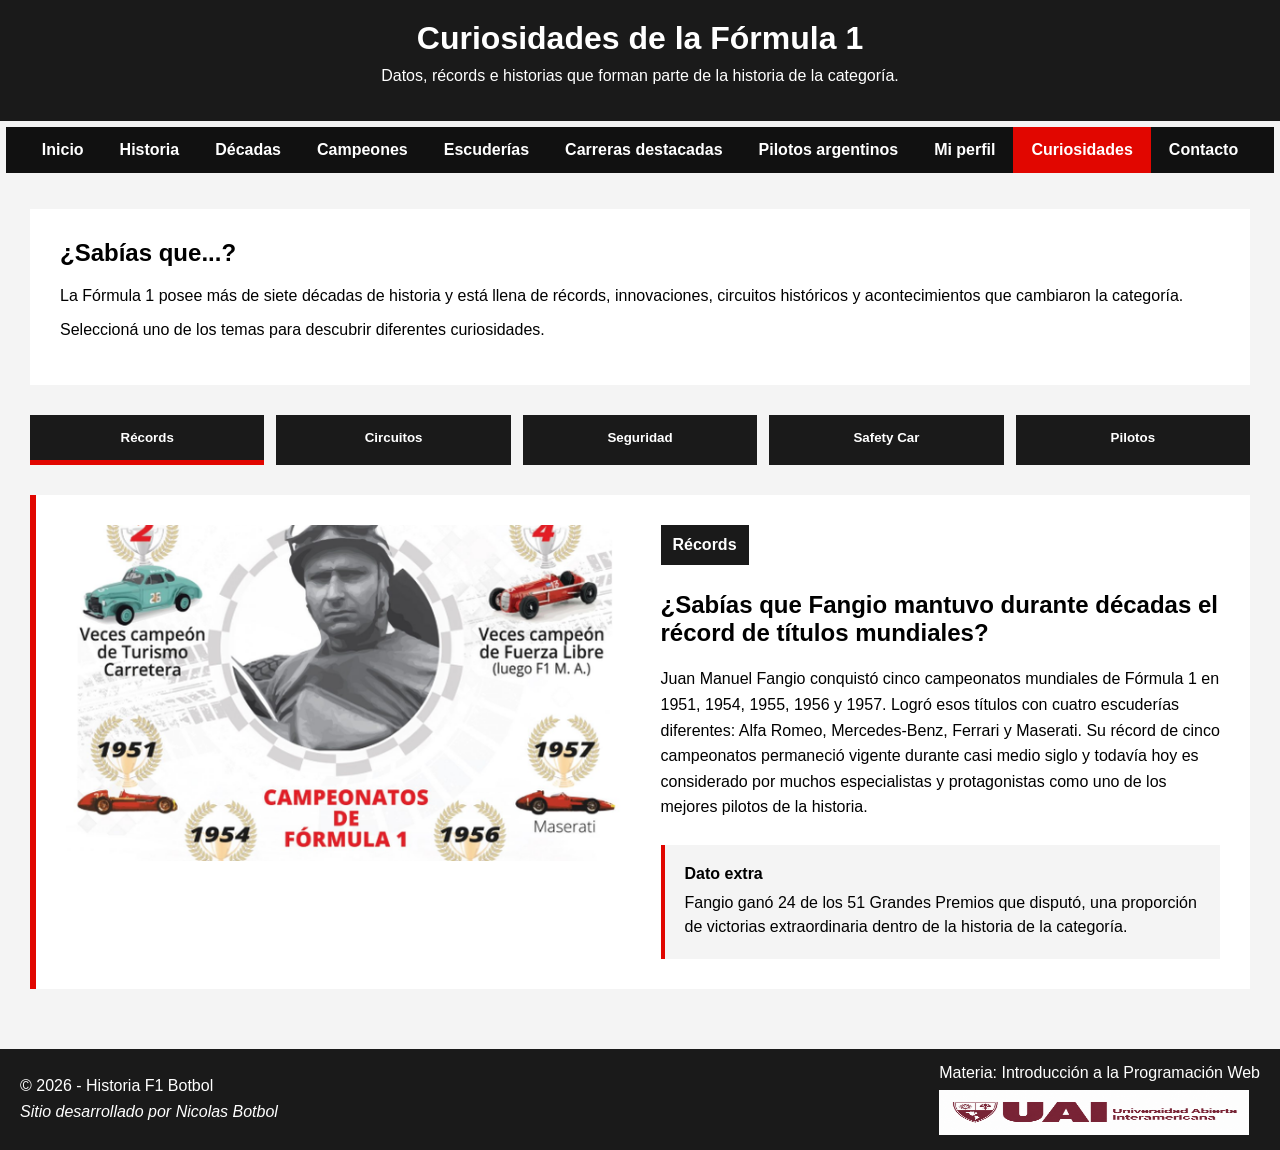
<file: paginas/curiosidades.html>
<!DOCTYPE html>

<html lang="es">

<head>

    <meta charset="UTF-8">

    <meta name="viewport" content="width=device-width, initial-scale=1.0">

    <meta name="author" content="Nicolas Botbol">

    <meta name="description" content="Curiosidades y datos destacados de la historia de la Fórmula 1">

    <meta name="keywords" content="Formula 1, F1, curiosidades, Fangio, Monza, Halo, Safety Car, Senna">

    <title>Curiosidades - Historia F1 Botbol</title>

    <link rel="stylesheet" href="../css/estilos.css">

    <script src="../js/perfil-global.js" defer></script>
    <script src="../js/curiosidades.js" defer></script>

</head>


<body>

    <header>

        <h1>Curiosidades de la Fórmula 1</h1>

        <p>Datos, récords e historias que forman parte de la historia de la categoría.</p>

    </header>


    <div class="marco-bandera">

        <nav class="navegacion-principal">

            <ul>

                <li><a href="../index.html">Inicio</a></li>
                <li><a href="historia.html">Historia</a></li>
                <li><a href="decadas.html">Décadas</a></li>
                <li><a href="campeones.html">Campeones</a></li>
                <li><a href="escuderias.html">Escuderías</a></li>
                <li><a href="carrerasdestacadas.html">Carreras destacadas</a></li>
                <li><a href="pilotosargentinos.html">Pilotos argentinos</a></li>
                <li><a href="miperfil.html">Mi perfil</a></li>
                <li><a href="curiosidades.html" class="activo">Curiosidades</a></li>
                <li><a href="contacto.html">Contacto</a></li>

            </ul>

        </nav>

    </div>


    <main class="pagina-curiosidades">

        <!-- ===== INTRODUCCION ===== -->

        <section class="curiosidades-introduccion">

            <h2>¿Sabías que...?</h2>

            <p>
                La Fórmula 1 posee más de siete décadas de historia y está llena de récords,
                innovaciones, circuitos históricos y acontecimientos que cambiaron la categoría.
            </p>

            <p>
                Seleccioná uno de los temas para descubrir diferentes curiosidades.
            </p>

        </section>


        <!-- ===== SELECTOR ===== -->

        <section class="selector-curiosidades">

            <button type="button" class="boton-curiosidad activo-curiosidad" data-indice="0">
                Récords
            </button>

            <button type="button" class="boton-curiosidad" data-indice="1">
                Circuitos
            </button>

            <button type="button" class="boton-curiosidad" data-indice="2">
                Seguridad
            </button>

            <button type="button" class="boton-curiosidad" data-indice="3">
                Safety Car
            </button>

            <button type="button" class="boton-curiosidad" data-indice="4">
                Pilotos
            </button>

        </section>


        <!-- ===== PANEL DINAMICO ===== -->

        <section class="curiosidad-panel">

            <div class="curiosidad-imagen">

                <img
                    id="imagen-curiosidad"
                    src="../img/curiosidades/fangio-record.png"
                    alt="Juan Manuel Fangio">

            </div>


            <div class="curiosidad-contenido">

                <p id="tema-curiosidad" class="tema-curiosidad">Récords</p>

                <h2 id="titulo-curiosidad">
                    ¿Sabías que Fangio mantuvo durante décadas el récord de títulos mundiales?
                </h2>

                <p id="texto-curiosidad"></p>


                <div class="dato-extra-curiosidad">

                    <strong>Dato extra</strong>

                    <p id="dato-extra-curiosidad"></p>

                </div>

            </div>

        </section>

    </main>


    <footer>

        <div class="footer-izquierda">

            <p>© 2026 - Historia F1 Botbol</p>

            <address>Sitio desarrollado por Nicolas Botbol</address>

        </div>


        <div class="footer-derecha">

            <p>Materia: Introducción a la Programación Web</p>

            <a href="https://uai.edu.ar/" target="_blank" rel="noopener noreferrer" title="Sitio oficial de la Universidad Abierta Interamericana">
                <img src="../img/imagen_6.png" alt="Universidad Abierta Interamericana">
            </a>

        </div>

    </footer>

</body>

</html>
</file>
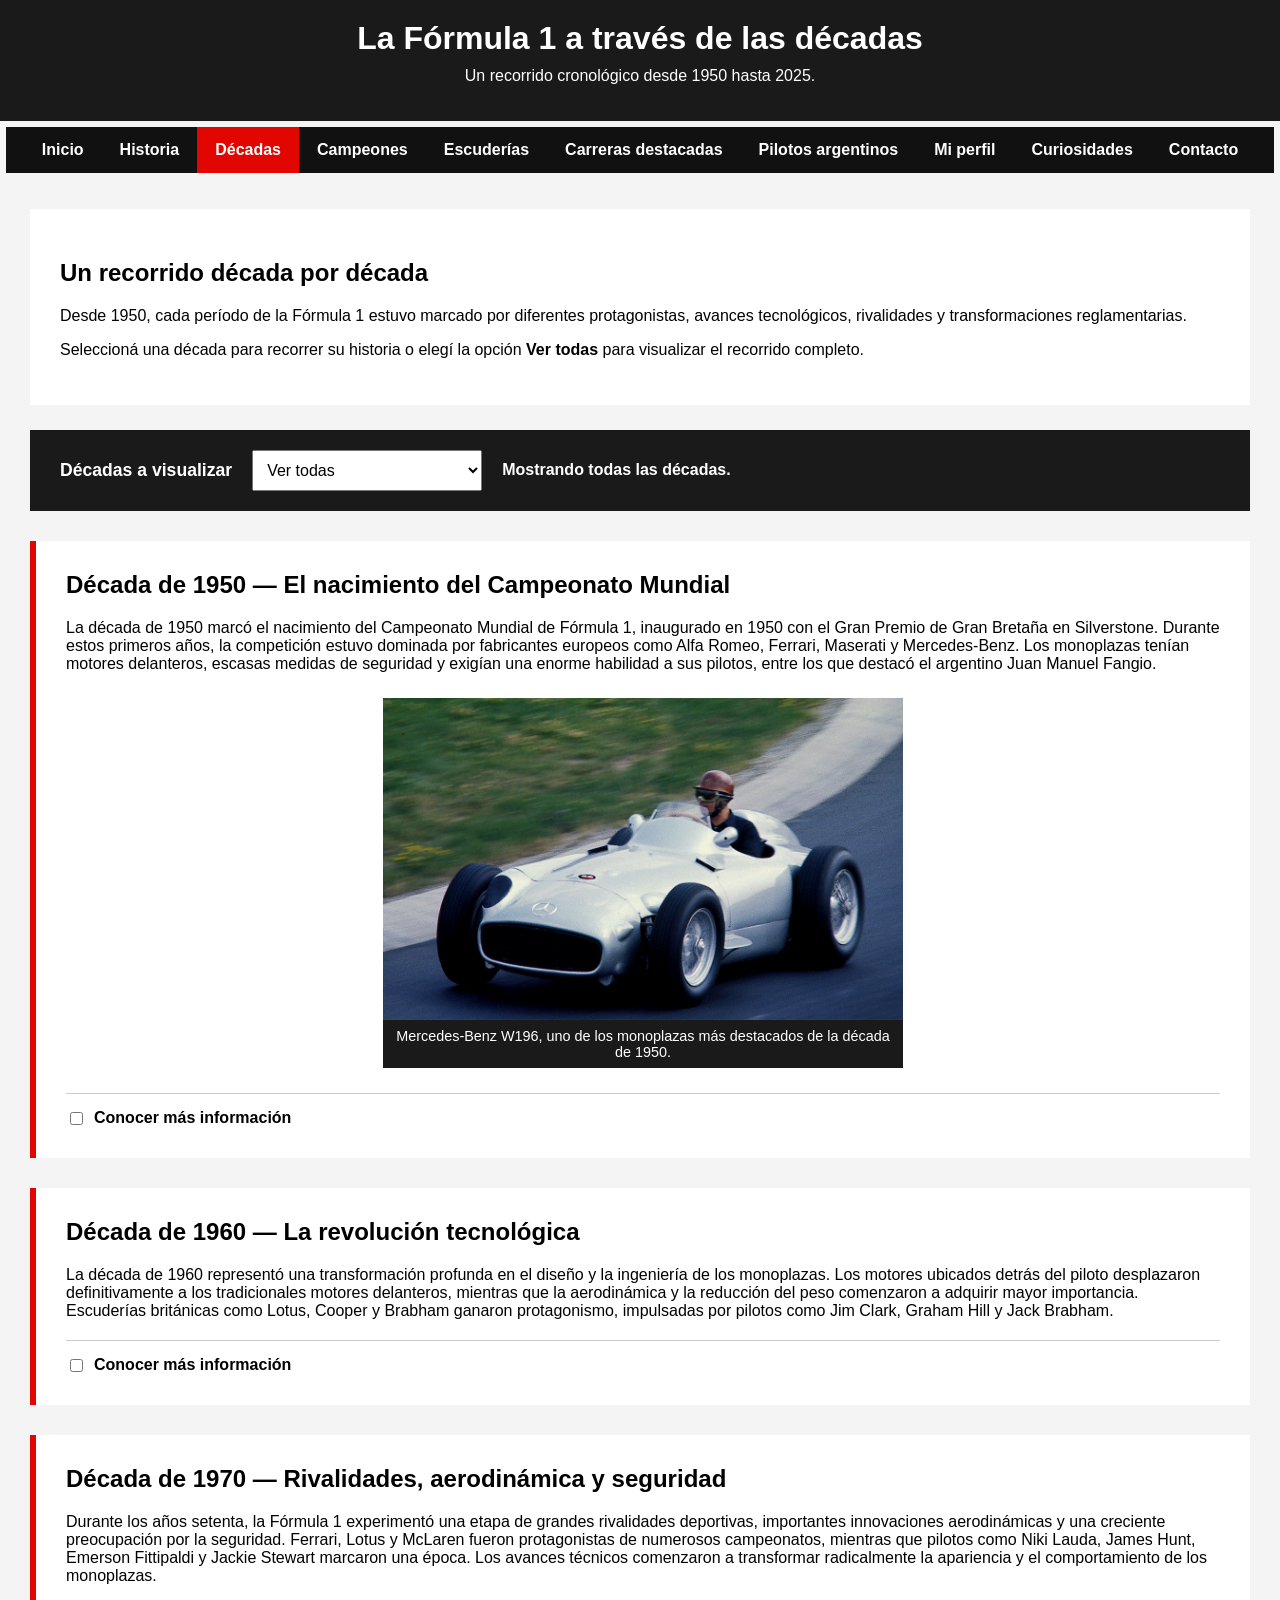
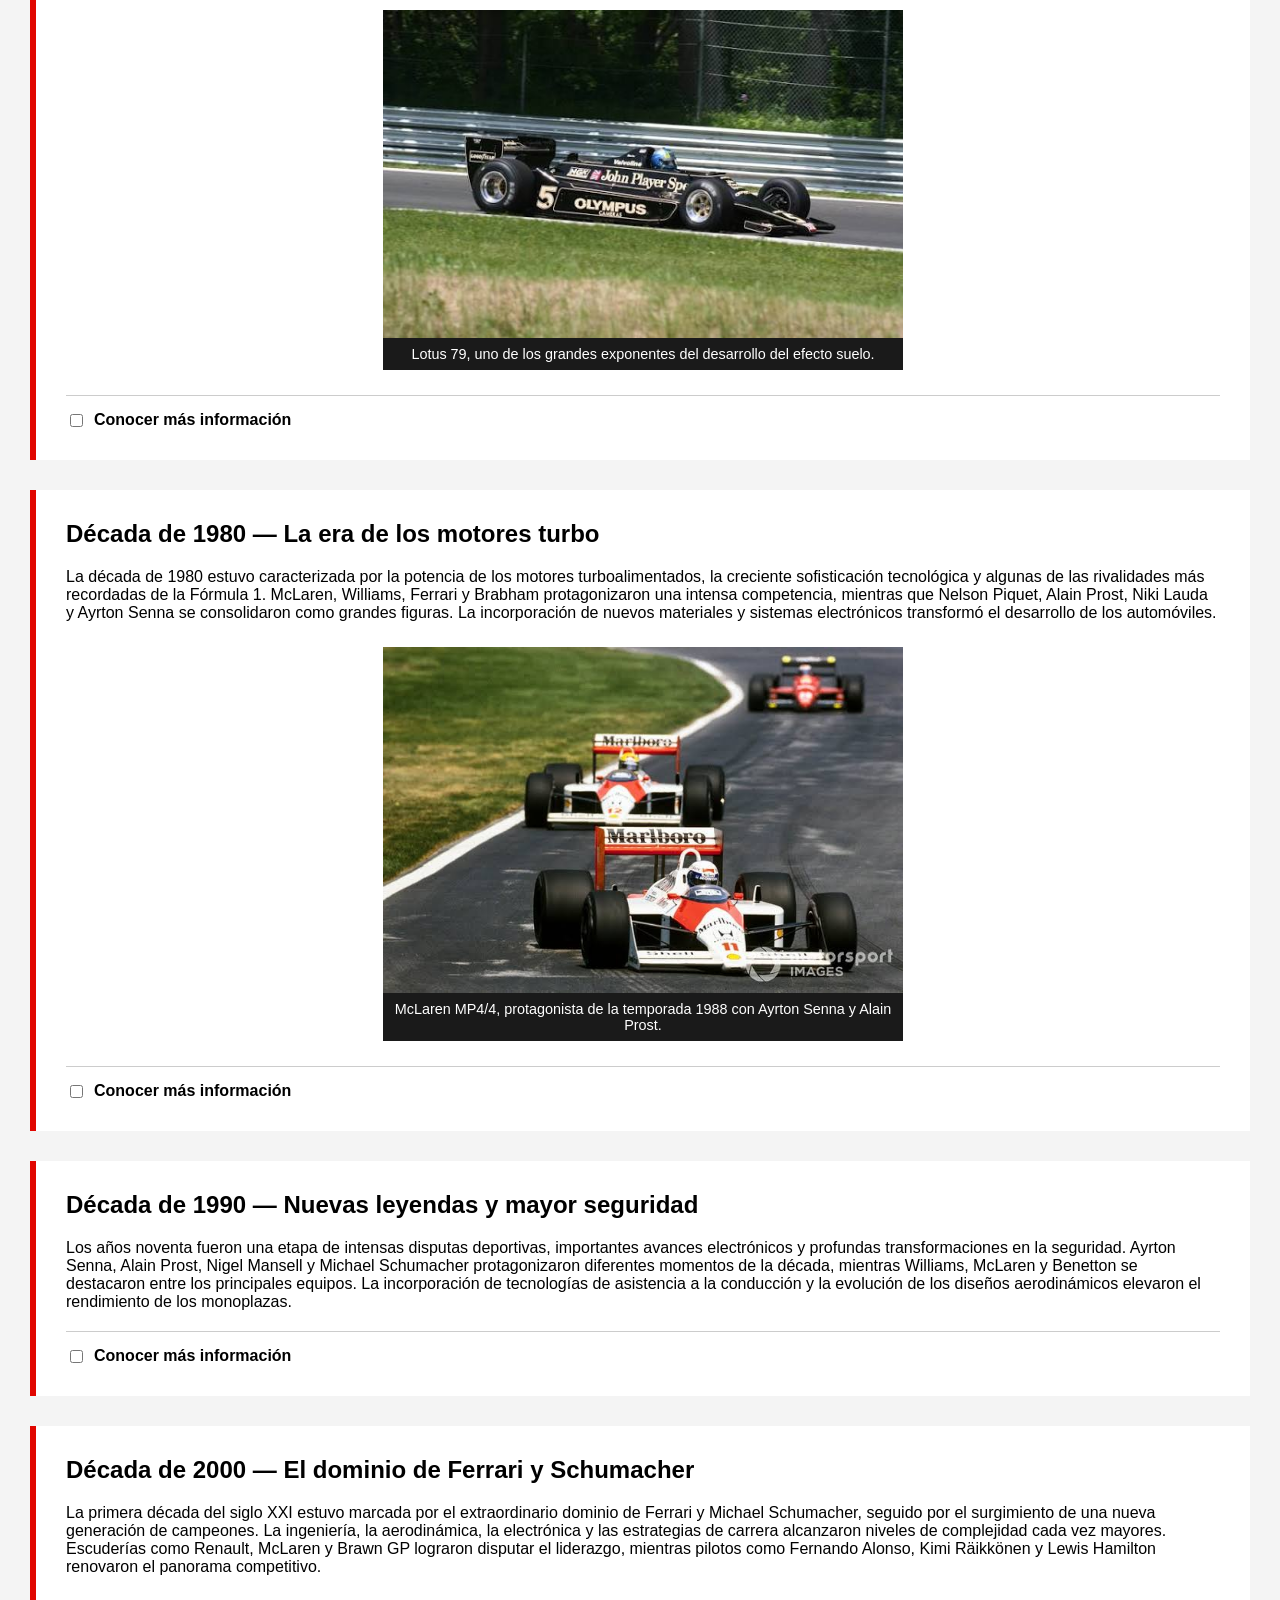
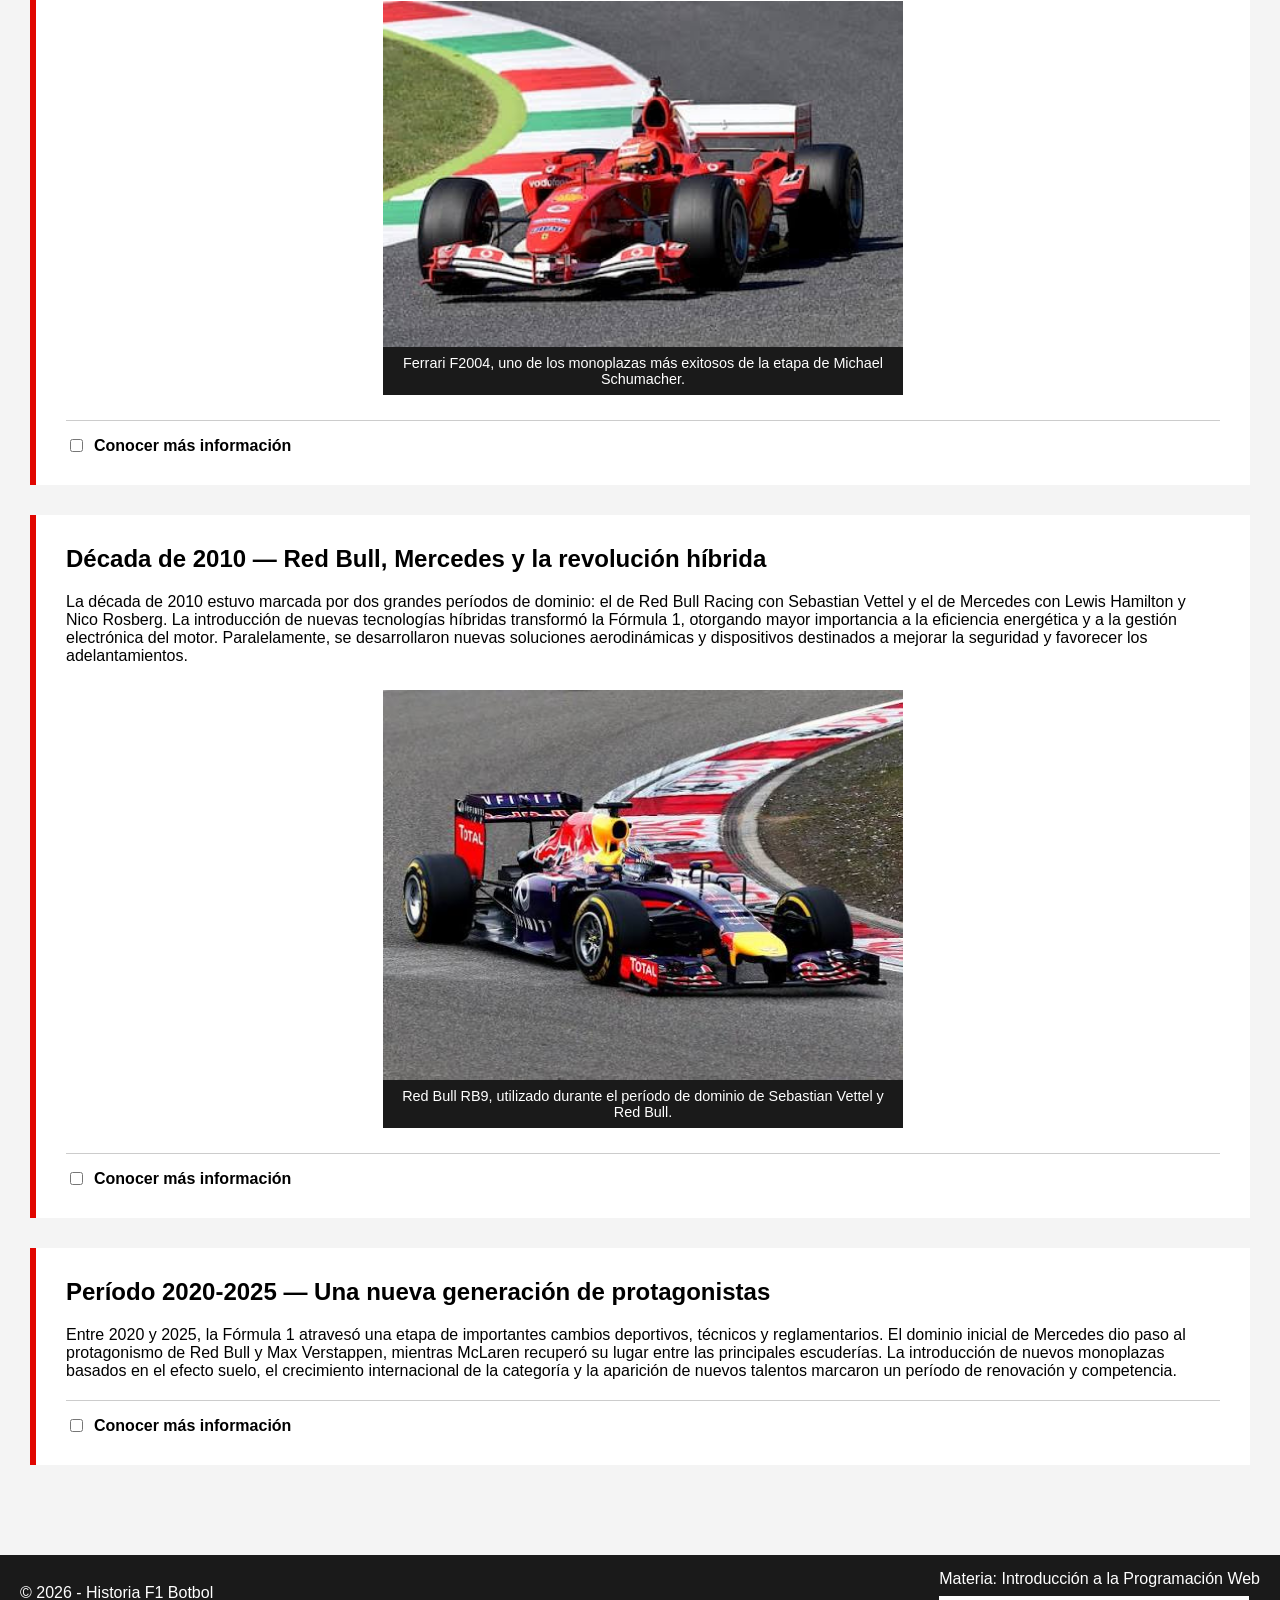
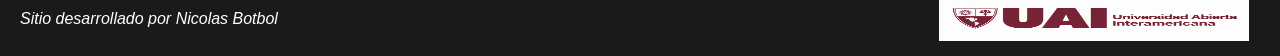
<file: paginas/decadas.html>
<!DOCTYPE html>

<html lang="es">

<head>

    <meta charset="UTF-8">
    <meta name="viewport" content="width=device-width, initial-scale=1.0">

    <meta name="author" content="Nicolas Botbol">
    <meta name="description" content="Historia de la Fórmula 1 organizada por décadas">
    <meta name="keywords" content="Formula 1, F1, historia, decadas, automovilismo">

    <title>Décadas - Historia F1 Botbol</title>

    <link rel="stylesheet" href="../css/estilos.css">
    <script src="../js/perfil-global.js" defer></script>
    <script src="../js/decadas.js" defer></script>
</head>


<body>

    <header>

        <h1>La Fórmula 1 a través de las décadas</h1>

        <p>
            Un recorrido cronológico desde 1950 hasta 2025.
        </p>

    </header>


    <div class="marco-bandera">

            
        <nav class="navegacion-principal">

            <ul>

                <li><a href="../index.html">Inicio</a></li>
                <li><a href="historia.html">Historia</a></li>
                <li><a href="decadas.html" class="activo">Décadas</a></li>
                <li><a href="campeones.html">Campeones</a></li>
                <li><a href="escuderias.html">Escuderías</a></li>
                <li><a href="carrerasdestacadas.html">Carreras destacadas</a></li>
                <li><a href="pilotosargentinos.html">Pilotos argentinos</a></li>
                <li><a href="miperfil.html">Mi perfil</a></li>
                <li><a href="curiosidades.html">Curiosidades</a></li>
                <li><a href="contacto.html">Contacto</a></li>

            </ul>

        </nav>

    </div>

    <main class="pagina-decadas">

        <!-- ===== INTRODUCCION ===== -->

        <section class="decadas-introduccion">

            <h2>Un recorrido década por década</h2>

            <p>
                Desde 1950, cada período de la Fórmula 1 estuvo marcado por diferentes protagonistas,
                avances tecnológicos, rivalidades y transformaciones reglamentarias.
            </p>

            <p>
                Seleccioná una década para recorrer su historia o elegí la opción
                <strong>Ver todas</strong> para visualizar el recorrido completo.
            </p>

        </section>


        <!-- ===== SELECTOR DE DECADAS ===== -->

        <section class="selector-decadas">

            <label for="seleccion-decada">Décadas a visualizar</label>

            <select id="seleccion-decada">
                <option value="todas">Ver todas</option>
                <option value="1950">Década de 1950</option>
                <option value="1960">Década de 1960</option>
                <option value="1970">Década de 1970</option>
                <option value="1980">Década de 1980</option>
                <option value="1990">Década de 1990</option>
                <option value="2000">Década de 2000</option>
                <option value="2010">Década de 2010</option>
                <option value="2020">2020 - 2025</option>
            </select>

            <p id="estado-decadas">Mostrando todas las décadas.</p>

        </section>


        <!-- ===== 1950 ===== -->

        <section id="decada1950" class="decada" data-decada="1950">

            <h2>Década de 1950 — El nacimiento del Campeonato Mundial</h2>

            <p>
                La década de 1950 marcó el nacimiento del Campeonato Mundial de Fórmula 1,
                inaugurado en 1950 con el Gran Premio de Gran Bretaña en Silverstone.
                Durante estos primeros años, la competición estuvo dominada por fabricantes
                europeos como Alfa Romeo, Ferrari, Maserati y Mercedes-Benz. Los monoplazas
                tenían motores delanteros, escasas medidas de seguridad y exigían una enorme
                habilidad a sus pilotos, entre los que destacó el argentino Juan Manuel Fangio.
            </p>
            <figure class="imagen-decada">

                <img src="../img/decadas/mercedes-w196.jpg" alt="Mercedes-Benz W196 de Fórmula 1">

                <figcaption>
                    Mercedes-Benz W196, uno de los monoplazas más destacados de la década de 1950.
                </figcaption>

            </figure>

            <div class="opcion-mas-info">

                <input type="checkbox" id="check1950" class="checkbox-mas-info" data-informacion="info1950">

                <label for="check1950">Conocer más información</label>

            </div>


            <div id="info1950" class="mas-informacion" hidden>

                <p>
                    El italiano Giuseppe Farina se convirtió en el primer campeón mundial en 1950,
                    mientras que Juan Manuel Fangio conquistó cinco títulos entre 1951 y 1957,
                    estableciendo un récord que permanecería vigente durante casi medio siglo.
                    Alberto Ascari también fue una figura destacada, al conseguir dos campeonatos
                    consecutivos con Ferrari en 1952 y 1953. En 1954, Mercedes-Benz regresó a la
                    competición con el innovador W196, y en 1958 se introdujo el Campeonato Mundial
                    de Constructores, ganado por Vanwall. Hacia el final de la década, los monoplazas
                    con motor ubicado detrás del piloto comenzaron a demostrar ventajas frente a los
                    diseños tradicionales, anticipando una transformación fundamental en la categoría.
                </p>

            </div>

        </section>


        <!-- ===== 1960 ===== -->

        <section id="decada1960" class="decada" data-decada="1960">

            <h2>Década de 1960 — La revolución tecnológica</h2>

            <p>
                La década de 1960 representó una transformación profunda en el diseño y la ingeniería
                de los monoplazas. Los motores ubicados detrás del piloto desplazaron definitivamente
                a los tradicionales motores delanteros, mientras que la aerodinámica y la reducción
                del peso comenzaron a adquirir mayor importancia. Escuderías británicas como Lotus,
                Cooper y Brabham ganaron protagonismo, impulsadas por pilotos como Jim Clark,
                Graham Hill y Jack Brabham.
            </p>


            <div class="opcion-mas-info">

                <input type="checkbox" id="check1960" class="checkbox-mas-info" data-informacion="info1960">

                <label for="check1960">Conocer más información</label>

            </div>


            <div id="info1960" class="mas-informacion" hidden>

                <p>
                    Cooper consolidó la eficacia de los motores traseros con los campeonatos de
                    Jack Brabham en 1959 y 1960. Posteriormente, Lotus, bajo la dirección de
                    Colin Chapman, revolucionó la construcción de los monoplazas con el chasis
                    monocasco del Lotus 25, utilizado por Jim Clark para conquistar el título de 1963.
                    Clark volvió a coronarse en 1965, mientras que Brabham logró en 1966 el campeonato
                    conduciendo un automóvil de su propia escudería. Durante los últimos años de la
                    década aparecieron los primeros alerones destinados a generar carga aerodinámica,
                    y comenzaron a extenderse los patrocinios comerciales sobre los vehículos.
                    Paralelamente, los numerosos accidentes mortales evidenciaron la necesidad de
                    mejorar la seguridad de los circuitos y los pilotos.
                </p>

            </div>

        </section>


        <!-- ===== 1970 ===== -->

        <section id="decada1970" class="decada" data-decada="1970">

            <h2>Década de 1970 — Rivalidades, aerodinámica y seguridad</h2>

            <p>
                Durante los años setenta, la Fórmula 1 experimentó una etapa de grandes rivalidades
                deportivas, importantes innovaciones aerodinámicas y una creciente preocupación
                por la seguridad. Ferrari, Lotus y McLaren fueron protagonistas de numerosos
                campeonatos, mientras que pilotos como Niki Lauda, James Hunt, Emerson Fittipaldi
                y Jackie Stewart marcaron una época. Los avances técnicos comenzaron a transformar
                radicalmente la apariencia y el comportamiento de los monoplazas.
            </p>
            <figure class="imagen-decada">

                <img src="../img/decadas/lotus-79.jpeg" alt="Lotus 79 de Fórmula 1">

                <figcaption>
                    Lotus 79, uno de los grandes exponentes del desarrollo del efecto suelo.
                </figcaption>

            </figure>

            <div class="opcion-mas-info">

                <input type="checkbox" id="check1970" class="checkbox-mas-info" data-informacion="info1970">

                <label for="check1970">Conocer más información</label>

            </div>


            <div id="info1970" class="mas-informacion" hidden>

                <p>
                    La década estuvo marcada por acontecimientos como el campeonato póstumo de
                    Jochen Rindt en 1970 y la histórica rivalidad entre Niki Lauda y James Hunt
                    durante 1976. Ese año, Lauda sufrió un grave accidente en Nürburgring y regresó
                    a competir pocas semanas después, aunque finalmente Hunt consiguió el campeonato.
                    En el aspecto tecnológico, Lotus revolucionó la categoría con los modelos 78 y 79,
                    que aprovecharon el efecto suelo para incrementar la adherencia mediante la
                    aerodinámica de la parte inferior del vehículo. En 1977, Renault introdujo su
                    monoplaza turboalimentado, anticipando una tecnología que dominaría los años
                    siguientes. También fue una década decisiva para impulsar mejores barreras,
                    circuitos e instalaciones de seguridad.
                </p>

            </div>

        </section>


        <!-- ===== 1980 ===== -->

        <section id="decada1980" class="decada" data-decada="1980">

            <h2>Década de 1980 — La era de los motores turbo</h2>

            <p>
                La década de 1980 estuvo caracterizada por la potencia de los motores turboalimentados,
                la creciente sofisticación tecnológica y algunas de las rivalidades más recordadas
                de la Fórmula 1. McLaren, Williams, Ferrari y Brabham protagonizaron una intensa
                competencia, mientras que Nelson Piquet, Alain Prost, Niki Lauda y Ayrton Senna se
                consolidaron como grandes figuras. La incorporación de nuevos materiales y sistemas
                electrónicos transformó el desarrollo de los automóviles.
            </p>
            <figure class="imagen-decada">

                <img src="../img/decadas/mclare-mp4-4.jpeg" alt="McLaren MP4/4 de Fórmula 1">

                <figcaption>
                    McLaren MP4/4, protagonista de la temporada 1988 con Ayrton Senna y Alain Prost.
                </figcaption>

            </figure>

            <div class="opcion-mas-info">

                <input type="checkbox" id="check1980" class="checkbox-mas-info" data-informacion="info1980">

                <label for="check1980">Conocer más información</label>

            </div>


            <div id="info1980" class="mas-informacion" hidden>

                <p>
                    Los motores turbo alcanzaron potencias extraordinarias, especialmente en las
                    clasificaciones, aunque su consumo y complejidad generaban importantes desafíos
                    técnicos. En 1981, McLaren introdujo el MP4/1, uno de los primeros monoplazas
                    de Fórmula 1 construidos con un monocasco de fibra de carbono, material que se
                    convertiría en fundamental para la seguridad y el rendimiento. La rivalidad entre
                    Alain Prost y Ayrton Senna alcanzó su máxima intensidad cuando compartieron equipo
                    en McLaren durante 1988 y 1989. En 1988, la escudería ganó 15 de las 16 carreras
                    disputadas, con Senna como campeón mundial. Finalmente, en 1989 se prohibieron
                    los motores turbo, dando paso a una nueva etapa de motores atmosféricos.
                </p>

            </div>

        </section>


        <!-- ===== 1990 ===== -->

        <section id="decada1990" class="decada" data-decada="1990">

            <h2>Década de 1990 — Nuevas leyendas y mayor seguridad</h2>

            <p>
                Los años noventa fueron una etapa de intensas disputas deportivas, importantes
                avances electrónicos y profundas transformaciones en la seguridad. Ayrton Senna,
                Alain Prost, Nigel Mansell y Michael Schumacher protagonizaron diferentes momentos
                de la década, mientras Williams, McLaren y Benetton se destacaron entre los principales
                equipos. La incorporación de tecnologías de asistencia a la conducción y la evolución
                de los diseños aerodinámicos elevaron el rendimiento de los monoplazas.
            </p>


            <div class="opcion-mas-info">

                <input type="checkbox" id="check1990" class="checkbox-mas-info" data-informacion="info1990">

                <label for="check1990">Conocer más información</label>

            </div>


            <div id="info1990" class="mas-informacion" hidden>

                <p>
                    Ayrton Senna conquistó los campeonatos de 1990 y 1991, mientras que Williams
                    consiguió importantes éxitos gracias a sus innovaciones tecnológicas, incluyendo
                    la suspensión activa. La temporada de 1994 quedó marcada por las muertes de
                    Roland Ratzenberger y Ayrton Senna durante el Gran Premio de San Marino, tragedias
                    que impulsaron nuevas medidas de seguridad y modificaciones en los circuitos.
                    Ese mismo año, Michael Schumacher obtuvo su primer título mundial con Benetton
                    y repitió en 1995, iniciando una carrera que lo convertiría en uno de los pilotos
                    más exitosos de la historia. Hacia el final de la década, Mika Häkkinen y McLaren
                    dominaron los campeonatos de 1998 y 1999, consolidando una nueva rivalidad con Ferrari.
                </p>

            </div>

        </section>


        <!-- ===== 2000 ===== -->

        <section id="decada2000" class="decada" data-decada="2000">

            <h2>Década de 2000 — El dominio de Ferrari y Schumacher</h2>

            <p>
                La primera década del siglo XXI estuvo marcada por el extraordinario dominio de
                Ferrari y Michael Schumacher, seguido por el surgimiento de una nueva generación
                de campeones. La ingeniería, la aerodinámica, la electrónica y las estrategias de
                carrera alcanzaron niveles de complejidad cada vez mayores. Escuderías como Renault,
                McLaren y Brawn GP lograron disputar el liderazgo, mientras pilotos como Fernando Alonso,
                Kimi Räikkönen y Lewis Hamilton renovaron el panorama competitivo.
            </p>
            <figure class="imagen-decada">

                <img src="../img/decadas/ferrari-f2004.jpeg" alt="Ferrari F2004 de Fórmula 1">

                <figcaption>
                    Ferrari F2004, uno de los monoplazas más exitosos de la etapa de Michael Schumacher.
                </figcaption>

            </figure>

            <div class="opcion-mas-info">

                <input type="checkbox" id="check2000" class="checkbox-mas-info" data-informacion="info2000">

                <label for="check2000">Conocer más información</label>

            </div>


            <div id="info2000" class="mas-informacion" hidden>

                <p>
                    Michael Schumacher conquistó cinco campeonatos mundiales consecutivos entre 2000
                    y 2004, completando un total de siete títulos en su trayectoria y superando el
                    histórico récord de Fangio. Ferrari desarrolló algunos de los monoplazas más
                    exitosos de la categoría, especialmente el F2002 y el F2004. En 2005 y 2006,
                    Fernando Alonso interrumpió su dominio al coronarse campeón con Renault.
                    Posteriormente, Kimi Räikkönen consiguió el campeonato de 2007 con Ferrari y
                    Lewis Hamilton obtuvo su primer título en 2008 con McLaren. La década concluyó
                    con la sorprendente victoria de Jenson Button y Brawn GP en 2009, gracias a un
                    automóvil que aprovechó innovaciones aerodinámicas como el doble difusor.
                </p>

            </div>

        </section>


        <!-- ===== 2010 ===== -->

        <section id="decada2010" class="decada" data-decada="2010">

            <h2>Década de 2010 — Red Bull, Mercedes y la revolución híbrida</h2>

            <p>
                La década de 2010 estuvo marcada por dos grandes períodos de dominio: el de Red Bull
                Racing con Sebastian Vettel y el de Mercedes con Lewis Hamilton y Nico Rosberg.
                La introducción de nuevas tecnologías híbridas transformó la Fórmula 1, otorgando
                mayor importancia a la eficiencia energética y a la gestión electrónica del motor.
                Paralelamente, se desarrollaron nuevas soluciones aerodinámicas y dispositivos
                destinados a mejorar la seguridad y favorecer los adelantamientos.
            </p>
            <figure class="imagen-decada">

                <img src="../img/decadas/redbull-rb9.jpeg" alt="Red Bull RB9 de Fórmula 1">

                <figcaption>
                    Red Bull RB9, utilizado durante el período de dominio de Sebastian Vettel y Red Bull.
                </figcaption>

            </figure>

            <div class="opcion-mas-info">

                <input type="checkbox" id="check2010" class="checkbox-mas-info" data-informacion="info2010">

                <label for="check2010">Conocer más información</label>

            </div>


            <div id="info2010" class="mas-informacion" hidden>

                <p>
                    Sebastian Vettel y Red Bull conquistaron cuatro campeonatos consecutivos entre
                    2010 y 2013, gracias a monoplazas de gran eficiencia aerodinámica. En 2014 entró
                    en vigor un importante cambio reglamentario que reemplazó los motores V8 atmosféricos
                    por unidades de potencia V6 turbo híbridas de 1,6 litros, combinando motores de
                    combustión y recuperación de energía. Mercedes aprovechó esta transformación para
                    iniciar un período de dominio: Lewis Hamilton ganó cinco títulos durante la década
                    con el equipo, mientras Nico Rosberg se coronó en 2016. También se incorporaron
                    tecnologías como el DRS en 2011, destinado a facilitar los adelantamientos, y el
                    Halo en 2018, una estructura de protección para la cabeza de los pilotos que
                    representó un avance fundamental en seguridad.
                </p>

            </div>

        </section>


        <!-- ===== 2020 ===== -->

        <section id="decada2020" class="decada" data-decada="2020">

            <h2>Período 2020-2025 — Una nueva generación de protagonistas</h2>

            <p>
                Entre 2020 y 2025, la Fórmula 1 atravesó una etapa de importantes cambios deportivos,
                técnicos y reglamentarios. El dominio inicial de Mercedes dio paso al protagonismo
                de Red Bull y Max Verstappen, mientras McLaren recuperó su lugar entre las principales
                escuderías. La introducción de nuevos monoplazas basados en el efecto suelo, el crecimiento
                internacional de la categoría y la aparición de nuevos talentos marcaron un período
                de renovación y competencia.
            </p>


            <div class="opcion-mas-info">

                <input type="checkbox" id="check2020" class="checkbox-mas-info" data-informacion="info2020">

                <label for="check2020">Conocer más información</label>

            </div>


            <div id="info2020" class="mas-informacion" hidden>

                <p>
                    La temporada 2020 estuvo condicionada por la pandemia de COVID-19, que obligó a
                    reorganizar el calendario, mientras Lewis Hamilton alcanzó su séptimo campeonato
                    mundial e igualó el récord de Michael Schumacher. En 2021, Max Verstappen consiguió
                    su primer título después de una intensa y controvertida definición frente a Hamilton
                    en Abu Dabi. A partir de 2022, un nuevo reglamento aerodinámico recuperó el protagonismo
                    del efecto suelo, buscando facilitar que los monoplazas pudieran competir a menor
                    distancia. Verstappen y Red Bull dominaron las temporadas siguientes, y el piloto
                    neerlandés conquistó cuatro títulos consecutivos entre 2021 y 2024. Finalmente,
                    McLaren ganó los campeonatos de constructores de 2024 y 2025, mientras Lando Norris
                    se consagró campeón mundial de pilotos en 2025, cerrando el período con un nuevo
                    protagonista en la categoría.
                </p>

            </div>

        </section>

    </main>
    

    <footer>

            <div class="footer-izquierda">

            <p>
                © 2026 - Historia F1 Botbol
            </p>

            <address>
                Sitio desarrollado por Nicolas Botbol
            </address>

        </div>

        <div class="footer-derecha">

            <p>
                Materia: Introducción a la Programación Web
            </p>

            <a
                href="https://uai.edu.ar/"target="_blank" rel="noopener noreferrer" title="HomePage Universidad Abierta Interamericana">
                <img src="../img/imagen_6.png" alt="Universidad Abierta Interamericana">
            </a>

        </div>

    </footer>

</body>

</html>
</file>
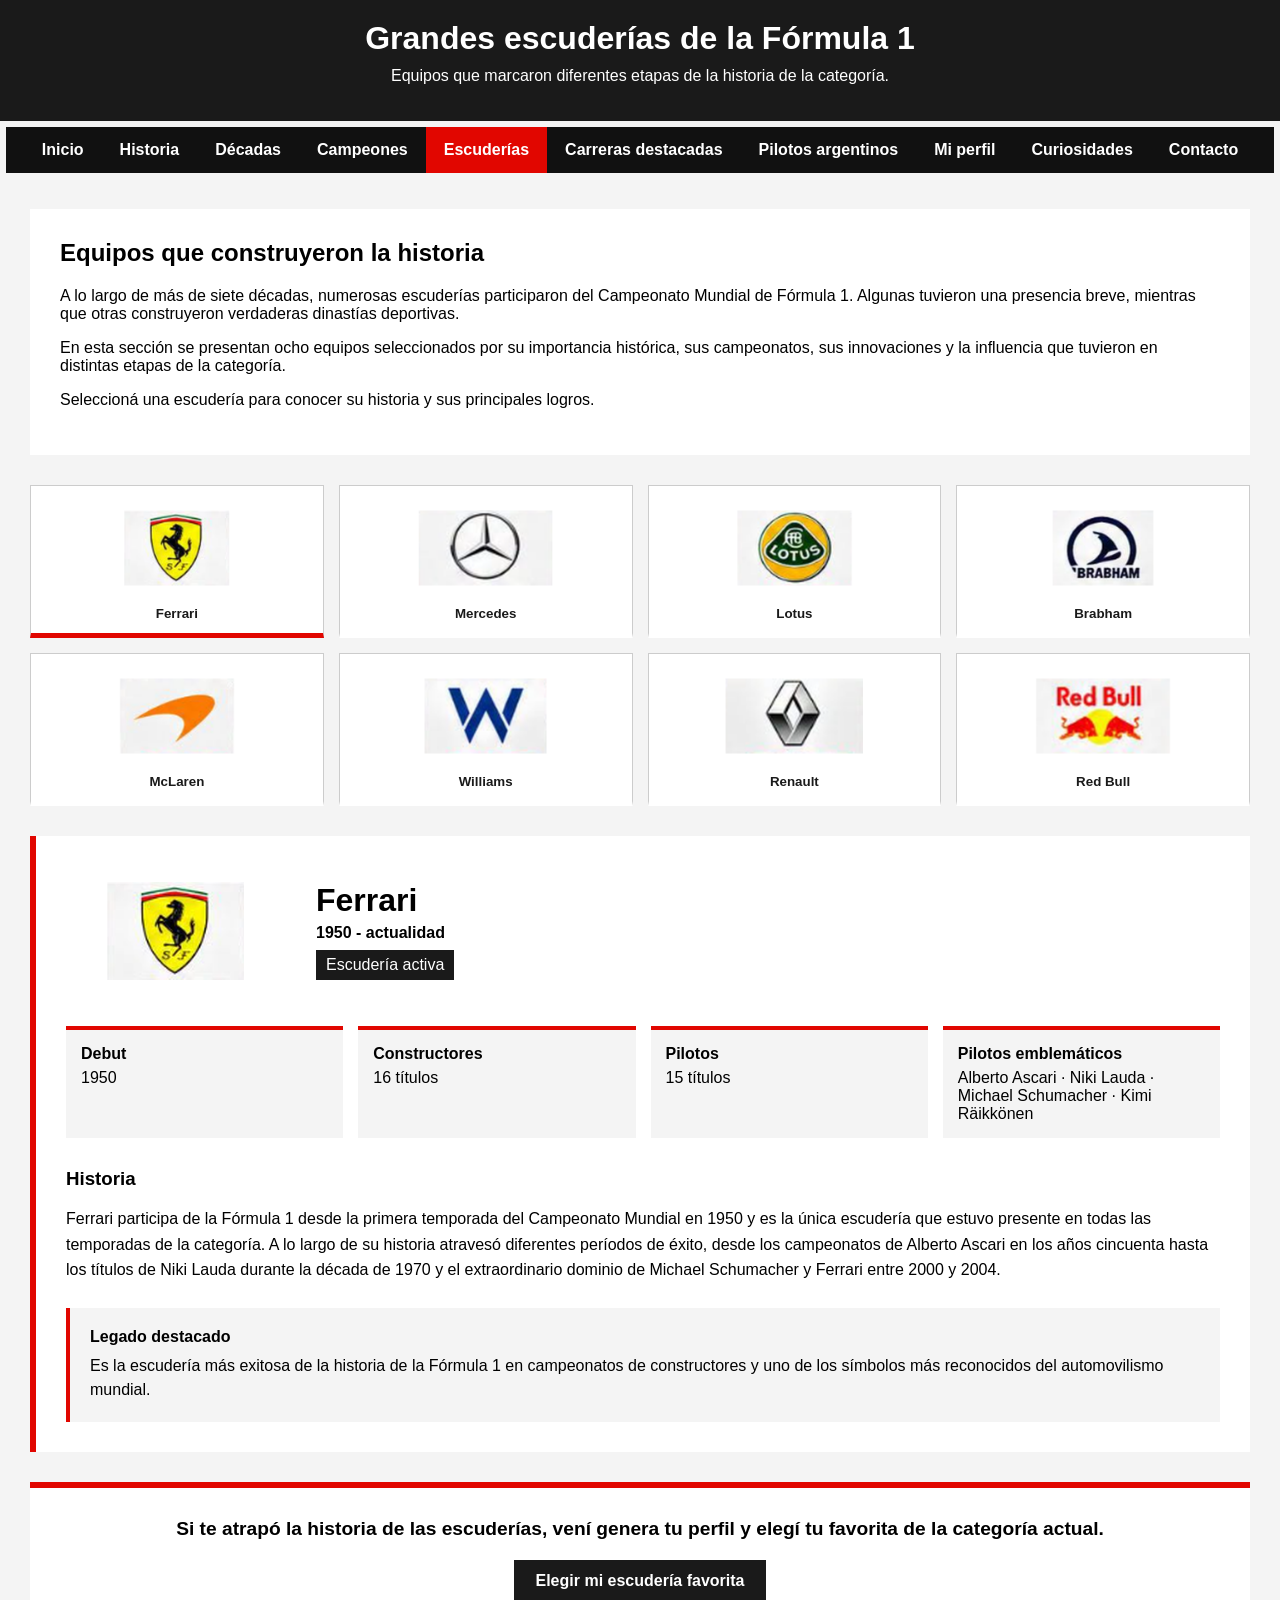
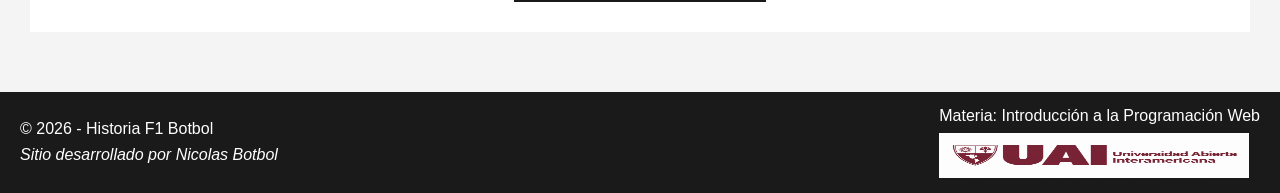
<file: paginas/escuderias.html>
<!DOCTYPE html>

<html lang="es">

<head>

    <meta charset="UTF-8">

    <meta name="viewport" content="width=device-width, initial-scale=1.0">

    <meta name="author" content="Nicolas Botbol">

    <meta name="description" content="Las grandes escuderías de la historia de la Fórmula 1">

    <meta name="keywords" content="Formula 1, F1, Ferrari, Mercedes, Lotus, Brabham, McLaren, Williams, Renault, Red Bull">

    <title>Escuderías - Historia F1 Botbol</title>

    <link rel="stylesheet" href="../css/estilos.css">

    <script src="../js/perfil-global.js" defer></script>
    <script src="../js/escuderias.js" defer></script>

</head>


<body>

    <header>

        <h1>Grandes escuderías de la Fórmula 1</h1>

        <p>Equipos que marcaron diferentes etapas de la historia de la categoría.</p>

    </header>


    <div class="marco-bandera">

        <nav class="navegacion-principal">

            <ul>

                <li><a href="../index.html">Inicio</a></li>
                <li><a href="historia.html">Historia</a></li>
                <li><a href="decadas.html">Décadas</a></li>
                <li><a href="campeones.html">Campeones</a></li>
                <li><a href="escuderias.html" class="activo">Escuderías</a></li>
                <li><a href="carrerasdestacadas.html">Carreras destacadas</a></li>
                <li><a href="pilotosargentinos.html">Pilotos argentinos</a></li>
                <li><a href="miperfil.html">Mi perfil</a></li>
                <li><a href="curiosidades.html">Curiosidades</a></li>
                <li><a href="contacto.html">Contacto</a></li>

            </ul>

        </nav>

    </div>


    <main class="pagina-escuderias">

        <!-- ===== INTRODUCCION ===== -->

        <section class="escuderias-introduccion">

            <h2>Equipos que construyeron la historia</h2>

            <p>
                A lo largo de más de siete décadas, numerosas escuderías participaron
                del Campeonato Mundial de Fórmula 1. Algunas tuvieron una presencia breve,
                mientras que otras construyeron verdaderas dinastías deportivas.
            </p>

            <p>
                En esta sección se presentan ocho equipos seleccionados por su importancia
                histórica, sus campeonatos, sus innovaciones y la influencia que tuvieron
                en distintas etapas de la categoría.
            </p>

            <p>
                Seleccioná una escudería para conocer su historia y sus principales logros.
            </p>

        </section>


        <!-- ===== SELECTOR DE ESCUDERIAS ===== -->

        <section class="selector-escuderias">

            <button type="button" class="boton-escuderia activo-escuderia" data-indice="0">

                <img src="../img/escuderias-historicas/ferrari.png" alt="Logo de Ferrari">

                <span>Ferrari</span>

            </button>


            <button type="button" class="boton-escuderia" data-indice="1">

                <img src="../img/escuderias-historicas/mercedes.png" alt="Logo de Mercedes">

                <span>Mercedes</span>

            </button>


            <button type="button" class="boton-escuderia" data-indice="2">

                <img src="../img/escuderias-historicas/lotus.png" alt="Logo de Lotus">

                <span>Lotus</span>

            </button>


            <button type="button" class="boton-escuderia" data-indice="3">

                <img src="../img/escuderias-historicas/brabham.png" alt="Logo de Brabham">

                <span>Brabham</span>

            </button>


            <button type="button" class="boton-escuderia" data-indice="4">

                <img src="../img/escuderias-historicas/mclaren.png" alt="Logo de McLaren">

                <span>McLaren</span>

            </button>


            <button type="button" class="boton-escuderia" data-indice="5">

                <img src="../img/escuderias-historicas/williams.png" alt="Logo de Williams">

                <span>Williams</span>

            </button>


            <button type="button" class="boton-escuderia" data-indice="6">

                <img src="../img/escuderias-historicas/renault.png" alt="Logo de Renault">

                <span>Renault</span>

            </button>


            <button type="button" class="boton-escuderia" data-indice="7">

                <img src="../img/escuderias-historicas/redbull.png" alt="Logo de Red Bull">

                <span>Red Bull</span>

            </button>

        </section>


        <!-- ===== PANEL DINAMICO ===== -->

        <section class="escuderia-panel">

            <div class="escuderia-encabezado">

                <img
                    id="logo-escuderia"
                    src="../img/escuderias-historicas/ferrari.png"
                    alt="Logo de Ferrari">

                <div>

                    <h2 id="nombre-escuderia">Ferrari</h2>

                    <p id="periodo-escuderia" class="periodo-escuderia">
                        1950 - actualidad
                    </p>

                    <p id="estado-escuderia" class="estado-escuderia">
                        Escudería activa
                    </p>

                </div>

            </div>


            <!-- ===== DATOS ===== -->

            <div class="datos-escuderia">

                <div>

                    <strong>Debut</strong>

                    <span id="debut-escuderia">1950</span>

                </div>


                <div>

                    <strong>Constructores</strong>

                    <span id="constructores-escuderia">16 títulos</span>

                </div>


                <div>

                    <strong>Pilotos</strong>

                    <span id="pilotos-titulos-escuderia">15 títulos</span>

                </div>


                <div>

                    <strong>Pilotos emblemáticos</strong>

                    <span id="pilotos-escuderia">
                        Ascari · Lauda · Schumacher · Räikkönen
                    </span>

                </div>

            </div>


            <!-- ===== HISTORIA ===== -->

            <div class="escuderia-informacion">

                <h3>Historia</h3>

                <p id="historia-escuderia"></p>

            </div>


            <!-- ===== LEGADO ===== -->

            <div class="legado-escuderia">

                <strong>Legado destacado</strong>

                <p id="legado-escuderia"></p>

            </div>

        </section>


        <!-- ===== INVITACION MI PERFIL ===== -->

        <section class="invitacion-escuderia">

            <p>
                Si te atrapó la historia de las escuderías, vení genera tu perfil y elegí tu favorita
                de la categoría actual.
            </p>

            <a href="miperfil.html" class="boton-elegir-escuderia">
                Elegir mi escudería favorita
            </a>

        </section>

    </main>


    <footer>

        <div class="footer-izquierda">

            <p>© 2026 - Historia F1 Botbol</p>

            <address>Sitio desarrollado por Nicolas Botbol</address>

        </div>


        <div class="footer-derecha">

            <p>Materia: Introducción a la Programación Web</p>

            <a href="https://uai.edu.ar/" target="_blank" rel="noopener noreferrer" title="Sitio oficial de la Universidad Abierta Interamericana">
                <img src="../img/imagen_6.png" alt="Universidad Abierta Interamericana">
            </a>

        </div>

    </footer>

</body>

</html>
</file>
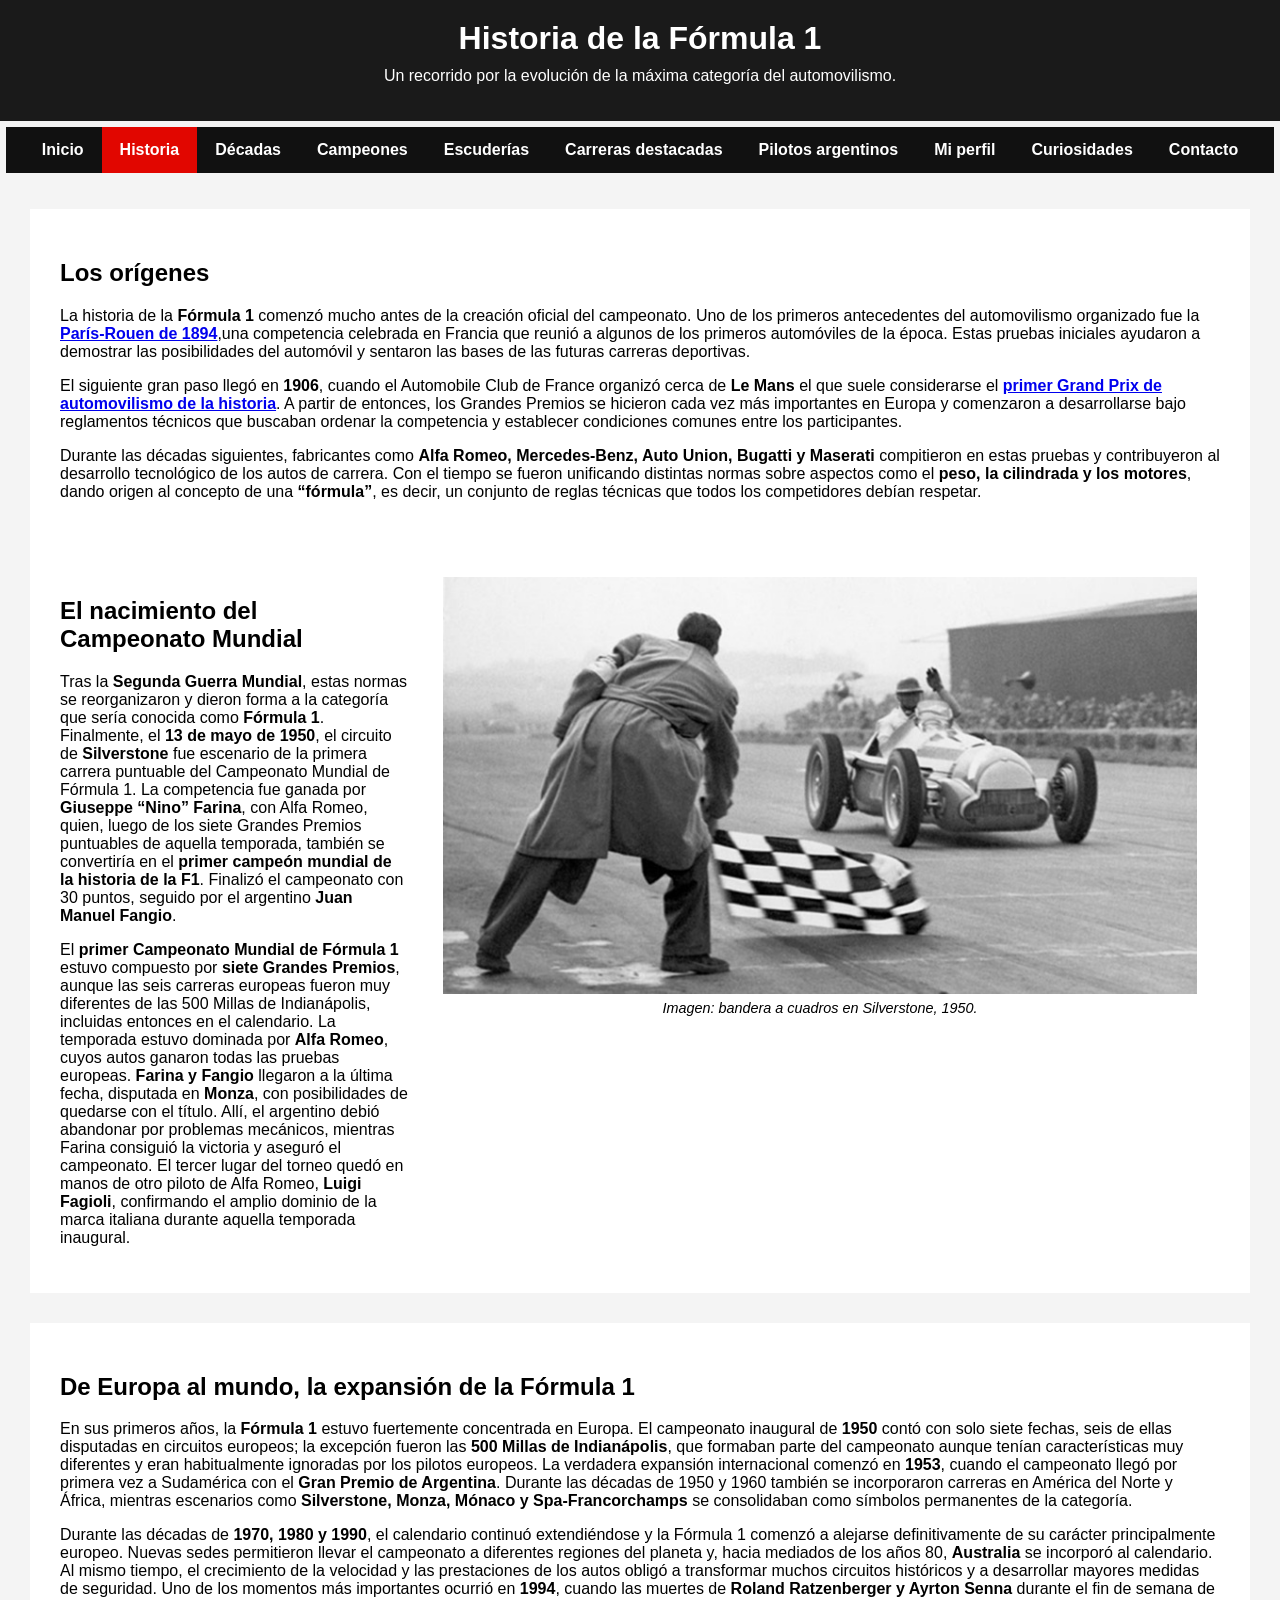
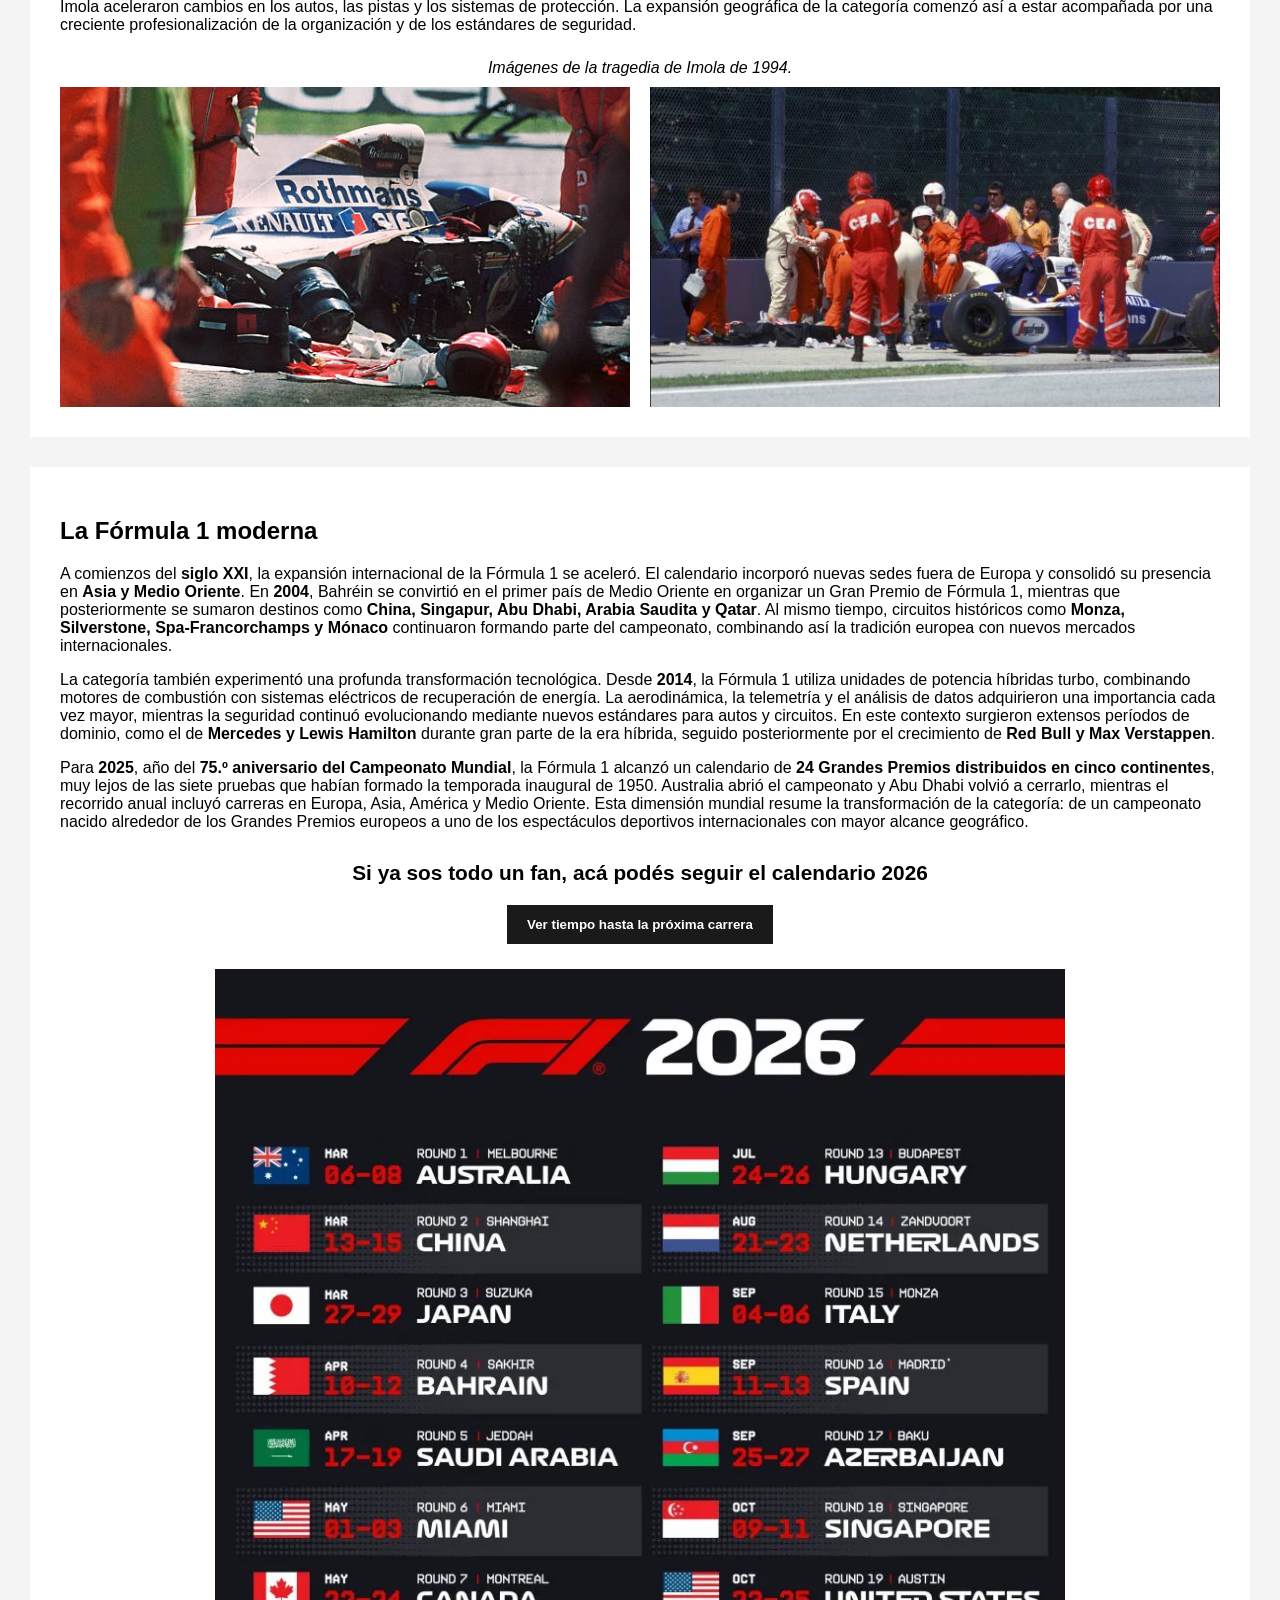
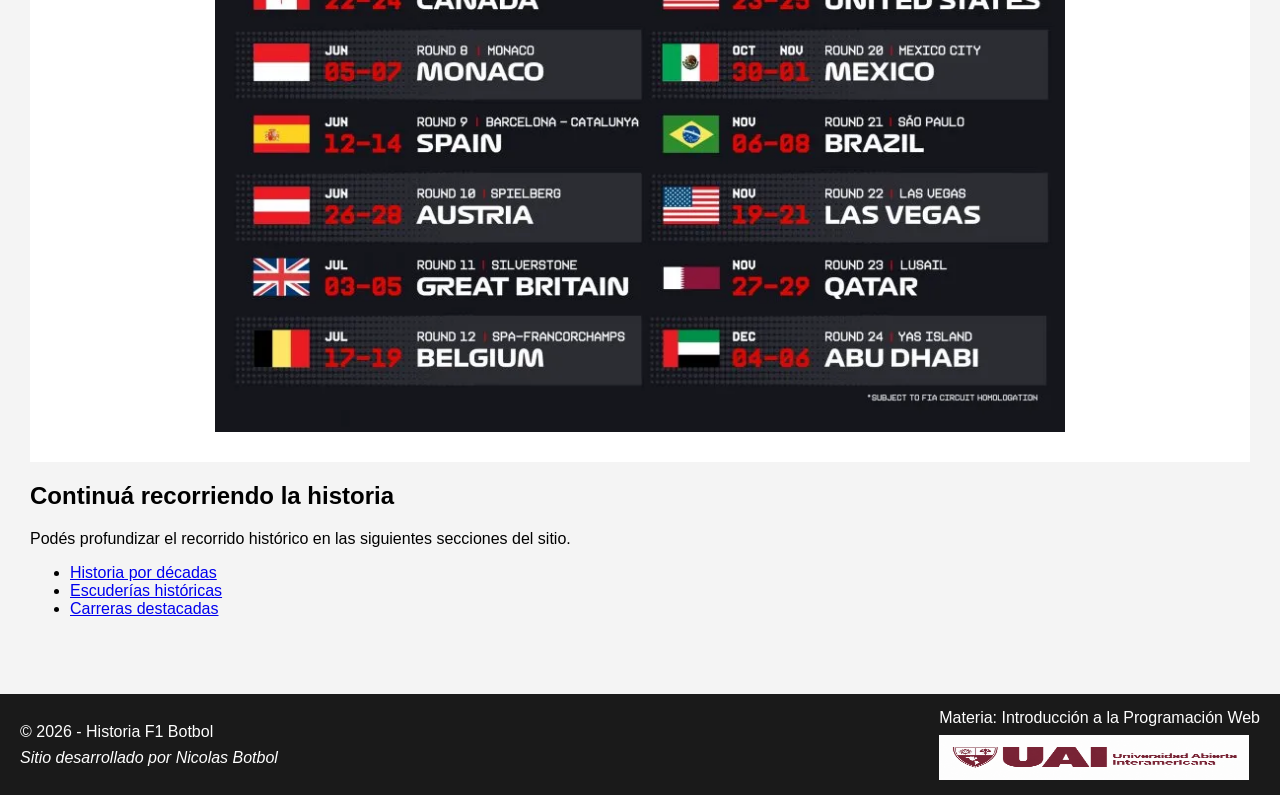
<file: paginas/historia.html>
<!DOCTYPE html>

<html lang="es">

<head>

    <meta charset="UTF-8">
    <meta name="viewport" content="width=device-width, initial-scale=1.0">

    <meta name="author" content="Nicolas Botbol">
    <meta name="description" content="Historia general de la Fórmula 1">
    <meta name="keywords" content="Formula 1, F1, historia, automovilismo">

    <title>Historia - Historia F1 Botbol</title>

    <link rel="stylesheet" href="../css/estilos.css">
    <script src="../js/perfil-global.js" defer></script>
    <script src="../js/historia.js" defer></script>
</head>


<body>

    <header>

        <h1>Historia de la Fórmula 1</h1>

        <p>
            Un recorrido por la evolución de la máxima categoría del automovilismo.
        </p>

    </header>


    <div class="marco-bandera">

        <nav class="navegacion-principal">

            <ul>

                <li><a href="../index.html">Inicio</a></li>
                <li><a href="historia.html" class="activo">Historia</a></li>
                <li><a href="decadas.html">Décadas</a></li>
                <li><a href="campeones.html">Campeones</a></li>
                <li><a href="escuderias.html">Escuderías</a></li>
                <li><a href="carrerasdestacadas.html">Carreras destacadas</a></li>
                <li><a href="pilotosargentinos.html">Pilotos argentinos</a></li>
                <li><a href="miperfil.html">Mi perfil</a></li>
                <li><a href="curiosidades.html">Curiosidades</a></li>
                <li><a href="contacto.html">Contacto</a></li>

            </ul>

        </nav>

    </div>


    <main class="pagina-historia">

        <!-- ===== ORIGENES ===== -->

        <section class="historia-seccion">

            <h2>Los orígenes</h2>

            <p>
                La historia de la <strong>Fórmula 1</strong> comenzó mucho antes de la creación oficial del campeonato.
                Uno de los primeros antecedentes del automovilismo organizado fue la
                <a href="https://media.mercedes-benz.com/article/764f404c-7ea6-4d60-8e4a-608a511301ff" target="_blank">
                <strong>París-Rouen de 1894</strong></a>,una competencia celebrada en Francia que reunió a algunos de los primeros automóviles de la época.
                Estas pruebas iniciales ayudaron a demostrar las posibilidades del automóvil y sentaron las bases de las futuras carreras deportivas.
            </p>

            <p>
                El siguiente gran paso llegó en <strong>1906</strong>, cuando el Automobile Club de France
                organizó cerca de <strong>Le Mans</strong> el que suele considerarse el
                <a href="https://www.formula1.com/en/latest/article/tremayne-how-hungarian-driver-ferenc-szisz-became-grand-prix-racings-first.5Ignx5bxIe3PTxYajoANCa.5Ignx5bxIe3PTxYajoANCa" target="_blank">
                <strong>primer Grand Prix de automovilismo de la historia</strong></a>.
                A partir de entonces, los Grandes Premios se hicieron cada vez más importantes en Europa y comenzaron
                a desarrollarse bajo reglamentos técnicos que buscaban ordenar la competencia y establecer condiciones
                comunes entre los participantes.
            </p>

            <p>
                Durante las décadas siguientes, fabricantes como <strong>Alfa Romeo, Mercedes-Benz, Auto Union,
                Bugatti y Maserati</strong> compitieron en estas pruebas y contribuyeron al desarrollo tecnológico
                de los autos de carrera. Con el tiempo se fueron unificando distintas normas sobre aspectos como el
                <strong>peso, la cilindrada y los motores</strong>, dando origen al concepto de una
                <strong>“fórmula”</strong>, es decir, un conjunto de reglas técnicas que todos los competidores debían respetar.
            </p>


        </section>


        <!-- ===== NACIMIENTO DEL CAMPEONATO MUNDIAL ===== -->

        <section id="historia-nacimiento">

            <div id="historia-nacimiento-texto">

                <h2>El nacimiento del Campeonato Mundial</h2>

                <p>
                    Tras la <strong>Segunda Guerra Mundial</strong>, estas normas se reorganizaron
                    y dieron forma a la categoría que sería conocida como <strong>Fórmula 1</strong>.
                    Finalmente, el <strong>13 de mayo de 1950</strong>, el circuito de
                    <strong>Silverstone</strong> fue escenario de la primera carrera puntuable del
                    Campeonato Mundial de Fórmula 1. La competencia fue ganada por
                    <strong>Giuseppe “Nino” Farina</strong>, con Alfa Romeo, quien, luego de los siete
                    Grandes Premios puntuables de aquella temporada, también se convertiría en el
                    <strong>primer campeón mundial de la historia de la F1</strong>. Finalizó el
                    campeonato con 30 puntos, seguido por el argentino <strong>Juan Manuel Fangio</strong>.
                </p>

                <p>
                    El <strong>primer Campeonato Mundial de Fórmula 1</strong> estuvo compuesto por
                    <strong>siete Grandes Premios</strong>, aunque las seis carreras europeas fueron muy diferentes
                    de las 500 Millas de Indianápolis, incluidas entonces en el calendario. La temporada estuvo
                    dominada por <strong>Alfa Romeo</strong>, cuyos autos ganaron todas las pruebas europeas.
                    <strong>Farina y Fangio</strong> llegaron a la última fecha, disputada en <strong>Monza</strong>,
                    con posibilidades de quedarse con el título. Allí, el argentino debió abandonar por problemas
                    mecánicos, mientras Farina consiguió la victoria y aseguró el campeonato. El tercer lugar del
                    torneo quedó en manos de otro piloto de Alfa Romeo, <strong>Luigi Fagioli</strong>, confirmando
                    el amplio dominio de la marca italiana durante aquella temporada inaugural.
                </p>

            </div>

            <figure id="historia-nacimiento-imagen">

                <a
                    href="https://www.dazn.com/es-ES/news/otros/cual-cuando-primera-carrera-f1-historia-quien-gano/etujso4ztrkq1vjglfklqsx9u"
                    target="_blank"
                    rel="noopener noreferrer"
                    title="DAZN - Primera carrera de F1 de la historia">

                    <img
                        src="../img/imagen_5.jpg"
                        alt="Bandera a cuadros durante el Gran Premio de Gran Bretaña de 1950 en Silverstone">

                </a>

                <figcaption>
                    Imagen: bandera a cuadros en Silverstone, 1950.
                </figcaption>

            </figure>

        </section>


        <!-- ===== EXPANSION INTERNACIONAL ===== -->

        <section class="historia-seccion" id="historia-expansion">

            <h2>De Europa al mundo, la expansión de la Fórmula 1</h2>

            <p>
                En sus primeros años, la <strong>Fórmula 1</strong> estuvo fuertemente concentrada en Europa.
                El campeonato inaugural de <strong>1950</strong> contó con solo siete fechas, seis de ellas disputadas
                en circuitos europeos; la excepción fueron las <strong>500 Millas de Indianápolis</strong>, que formaban
                parte del campeonato aunque tenían características muy diferentes y eran habitualmente ignoradas por los
                pilotos europeos. La verdadera expansión internacional comenzó en <strong>1953</strong>, cuando el campeonato
                llegó por primera vez a Sudamérica con el <strong>Gran Premio de Argentina</strong>. Durante las décadas de
                1950 y 1960 también se incorporaron carreras en América del Norte y África, mientras escenarios como
                <strong>Silverstone, Monza, Mónaco y Spa-Francorchamps</strong> se consolidaban como símbolos permanentes
                de la categoría.
            </p>

            <p>
                Durante las décadas de <strong>1970, 1980 y 1990</strong>, el calendario continuó extendiéndose y la
                Fórmula 1 comenzó a alejarse definitivamente de su carácter principalmente europeo. Nuevas sedes permitieron
                llevar el campeonato a diferentes regiones del planeta y, hacia mediados de los años 80,
                <strong>Australia</strong> se incorporó al calendario. Al mismo tiempo, el crecimiento de la velocidad y
                las prestaciones de los autos obligó a transformar muchos circuitos históricos y a desarrollar mayores
                medidas de seguridad. Uno de los momentos más importantes ocurrió en <strong>1994</strong>, cuando las
                muertes de <strong>Roland Ratzenberger y Ayrton Senna</strong> durante el fin de semana de Imola aceleraron
                cambios en los autos, las pistas y los sistemas de protección. La expansión geográfica de la categoría
                comenzó así a estar acompañada por una creciente profesionalización de la organización y de los estándares
                de seguridad.
            </p>

            <p id="historia-expansion-titulo-imagenes">
                Imágenes de la tragedia de Imola de 1994.
            </p>

            <div id="historia-expansion-imagenes">

                <img
                    src="../img/imagen_9.jpg" alt="Imagen relacionada con el Gran Premio de San Marino de 1994">

                <img
                    src="../img/imagen_10.jpg" alt="Imagen relacionada con la tragedia de Imola de 1994">

            </div>

        </section>


        <!-- ===== FORMULA 1 MODERNA ===== -->

        <section class="historia-seccion" id="historia-moderna">

            <h2>La Fórmula 1 moderna</h2>

            <p>
                A comienzos del <strong>siglo XXI</strong>, la expansión internacional de la Fórmula 1 se aceleró.
                El calendario incorporó nuevas sedes fuera de Europa y consolidó su presencia en
                <strong>Asia y Medio Oriente</strong>. En <strong>2004</strong>, Bahréin se convirtió en el
                primer país de Medio Oriente en organizar un Gran Premio de Fórmula 1, mientras que posteriormente
                se sumaron destinos como <strong>China, Singapur, Abu Dhabi, Arabia Saudita y Qatar</strong>.
                Al mismo tiempo, circuitos históricos como <strong>Monza, Silverstone, Spa-Francorchamps y Mónaco</strong>
                continuaron formando parte del campeonato, combinando así la tradición europea con nuevos mercados internacionales.
            </p>

            <p>
                La categoría también experimentó una profunda transformación tecnológica. Desde <strong>2014</strong>,
                la Fórmula 1 utiliza unidades de potencia híbridas turbo, combinando motores de combustión con sistemas
                eléctricos de recuperación de energía. La aerodinámica, la telemetría y el análisis de datos adquirieron
                una importancia cada vez mayor, mientras la seguridad continuó evolucionando mediante nuevos estándares
                para autos y circuitos. En este contexto surgieron extensos períodos de dominio, como el de
                <strong>Mercedes y Lewis Hamilton</strong> durante gran parte de la era híbrida, seguido posteriormente
                por el crecimiento de <strong>Red Bull y Max Verstappen</strong>.
            </p>

            <p>
                Para <strong>2025</strong>, año del <strong>75.º aniversario del Campeonato Mundial</strong>, la Fórmula 1
                alcanzó un calendario de <strong>24 Grandes Premios distribuidos en cinco continentes</strong>, muy lejos
                de las siete pruebas que habían formado la temporada inaugural de 1950. Australia abrió el campeonato y
                Abu Dhabi volvió a cerrarlo, mientras el recorrido anual incluyó carreras en Europa, Asia, América y
                Medio Oriente. Esta dimensión mundial resume la transformación de la categoría: de un campeonato nacido
                alrededor de los Grandes Premios europeos a uno de los espectáculos deportivos internacionales con mayor
                alcance geográfico.
            </p>

            <h3 id="historia-moderna-titulo-imagen">
                Si ya sos todo un fan, acá podés seguir el calendario 2026
            </h3>

            <div class="proxima-carrera">

                <button type="button" id="btn-proxima-carrera">
                    Ver tiempo hasta la próxima carrera
                </button>


                <div id="contador-carrera" class="contador-carrera" hidden>

                    <h4 id="nombre-proxima-carrera"></h4>

                    <p id="fecha-proxima-carrera" class="fecha-proxima-carrera"></p>


                    <div class="reloj-carrera">

                        <div>
                            <strong id="dias-carrera">00</strong>
                            <span>Días</span>
                        </div>

                        <div>
                            <strong id="horas-carrera">00</strong>
                            <span>Horas</span>
                        </div>

                        <div>
                            <strong id="minutos-carrera">00</strong>
                            <span>Minutos</span>
                        </div>

                        <div>
                            <strong id="segundos-carrera">00</strong>
                            <span>Segundos</span>
                        </div>

                    </div>


                    <p id="mensaje-proxima-carrera"></p>

                </div>

            </div>

            <div id="historia-moderna-imagen">
                <img
                    src="../img/imagen_11.webp"
                    alt="Calendario de la temporada 2026 de Fórmula 1">
            </div>

        </section>


        <!-- ===== CONTINUAR RECORRIDO ===== -->

        <section class="continuar-recorrido">

            <h2>Continuá recorriendo la historia</h2>

            <p>
                Podés profundizar el recorrido histórico en las siguientes secciones del sitio.
            </p>

            <ul>

                <li><a href="decadas.html">Historia por décadas</a></li>
                <li><a href="escuderias.html">Escuderías históricas</a></li>
                <li><a href="carrerasdestacadas.html">Carreras destacadas</a></li>

            </ul>

        </section>

    </main>


    <footer>

        <div class="footer-izquierda">

            <p>
                © 2026 - Historia F1 Botbol
            </p>

            <address>
                Sitio desarrollado por Nicolas Botbol
            </address>

        </div>

        <div class="footer-derecha">

            <p>
                Materia: Introducción a la Programación Web
            </p>

            <a
                href="https://uai.edu.ar/"target="_blank" rel="noopener noreferrer"title="HomePage Universidad Abierta Interamericana">
                <img src="../img/imagen_6.png" alt="Universidad Abierta Interamericana">
            </a>

        </div>
    </footer>

</body>

</html>
</file>
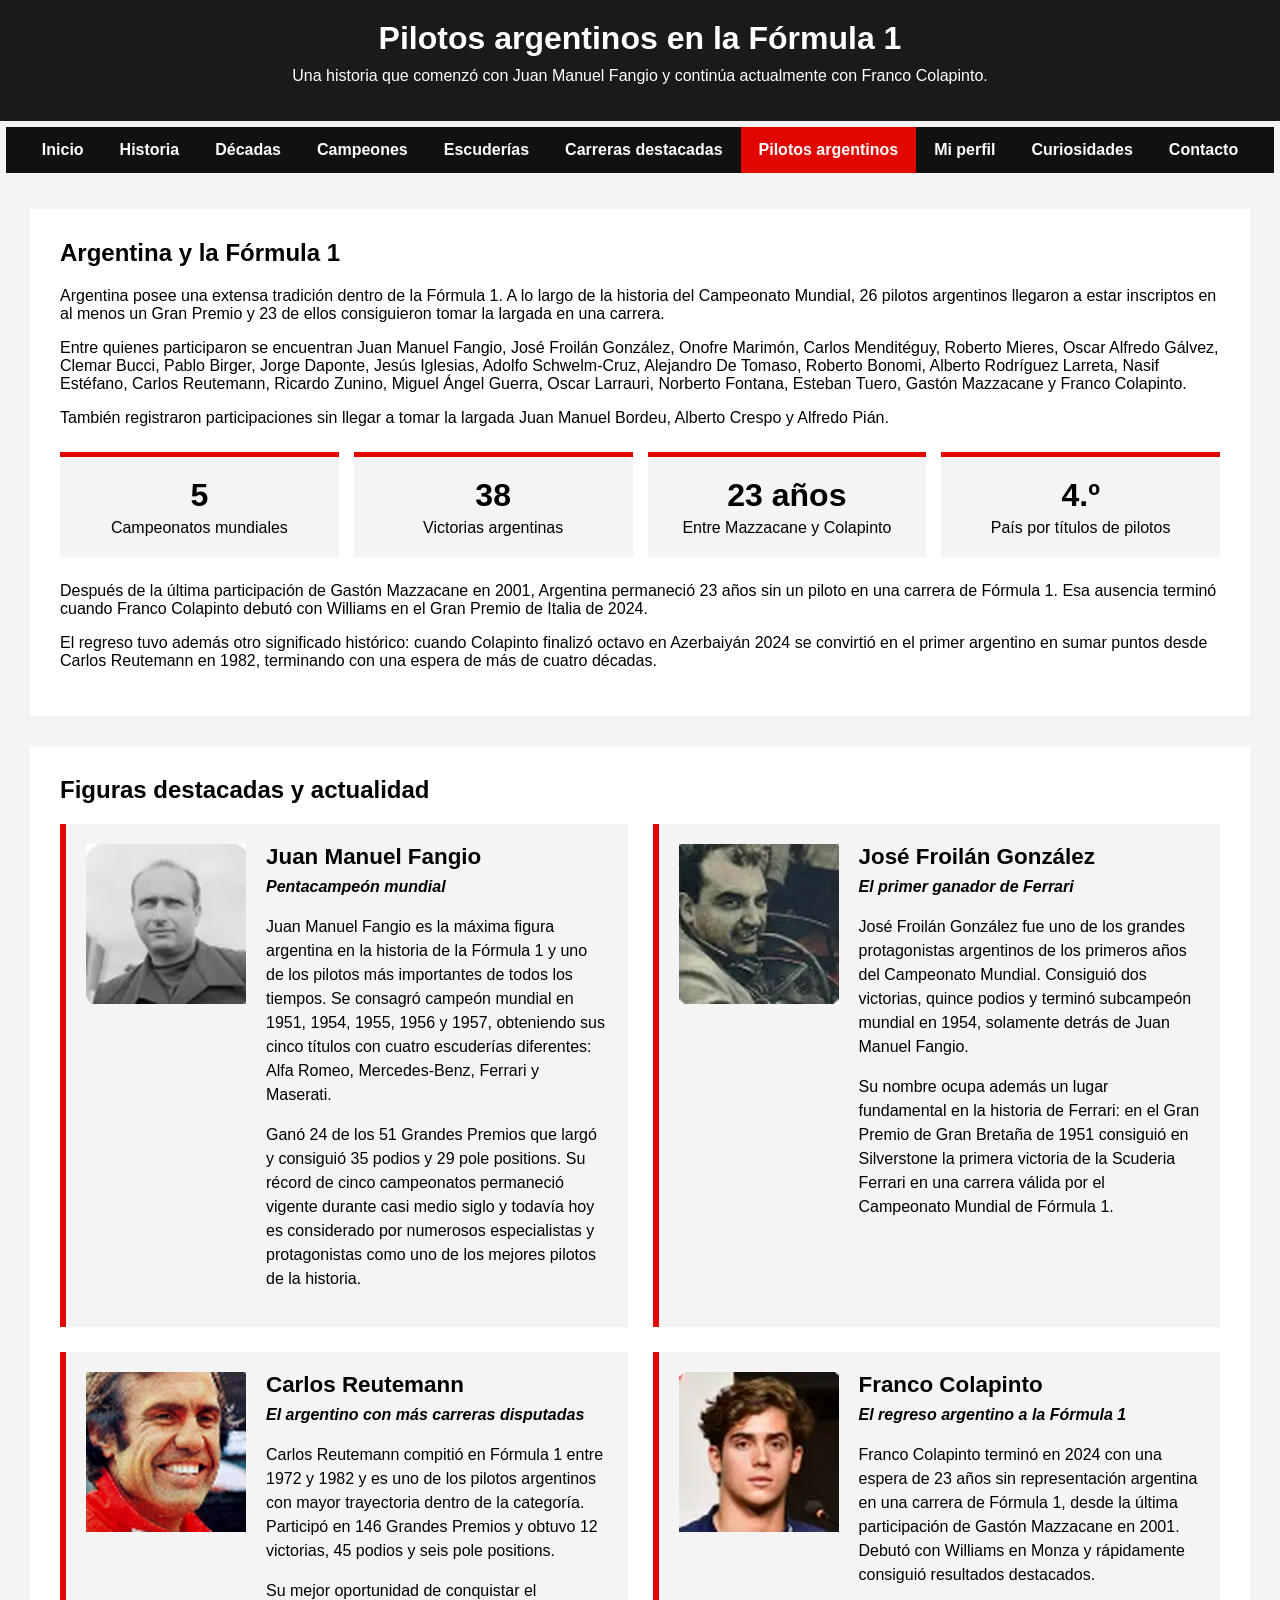
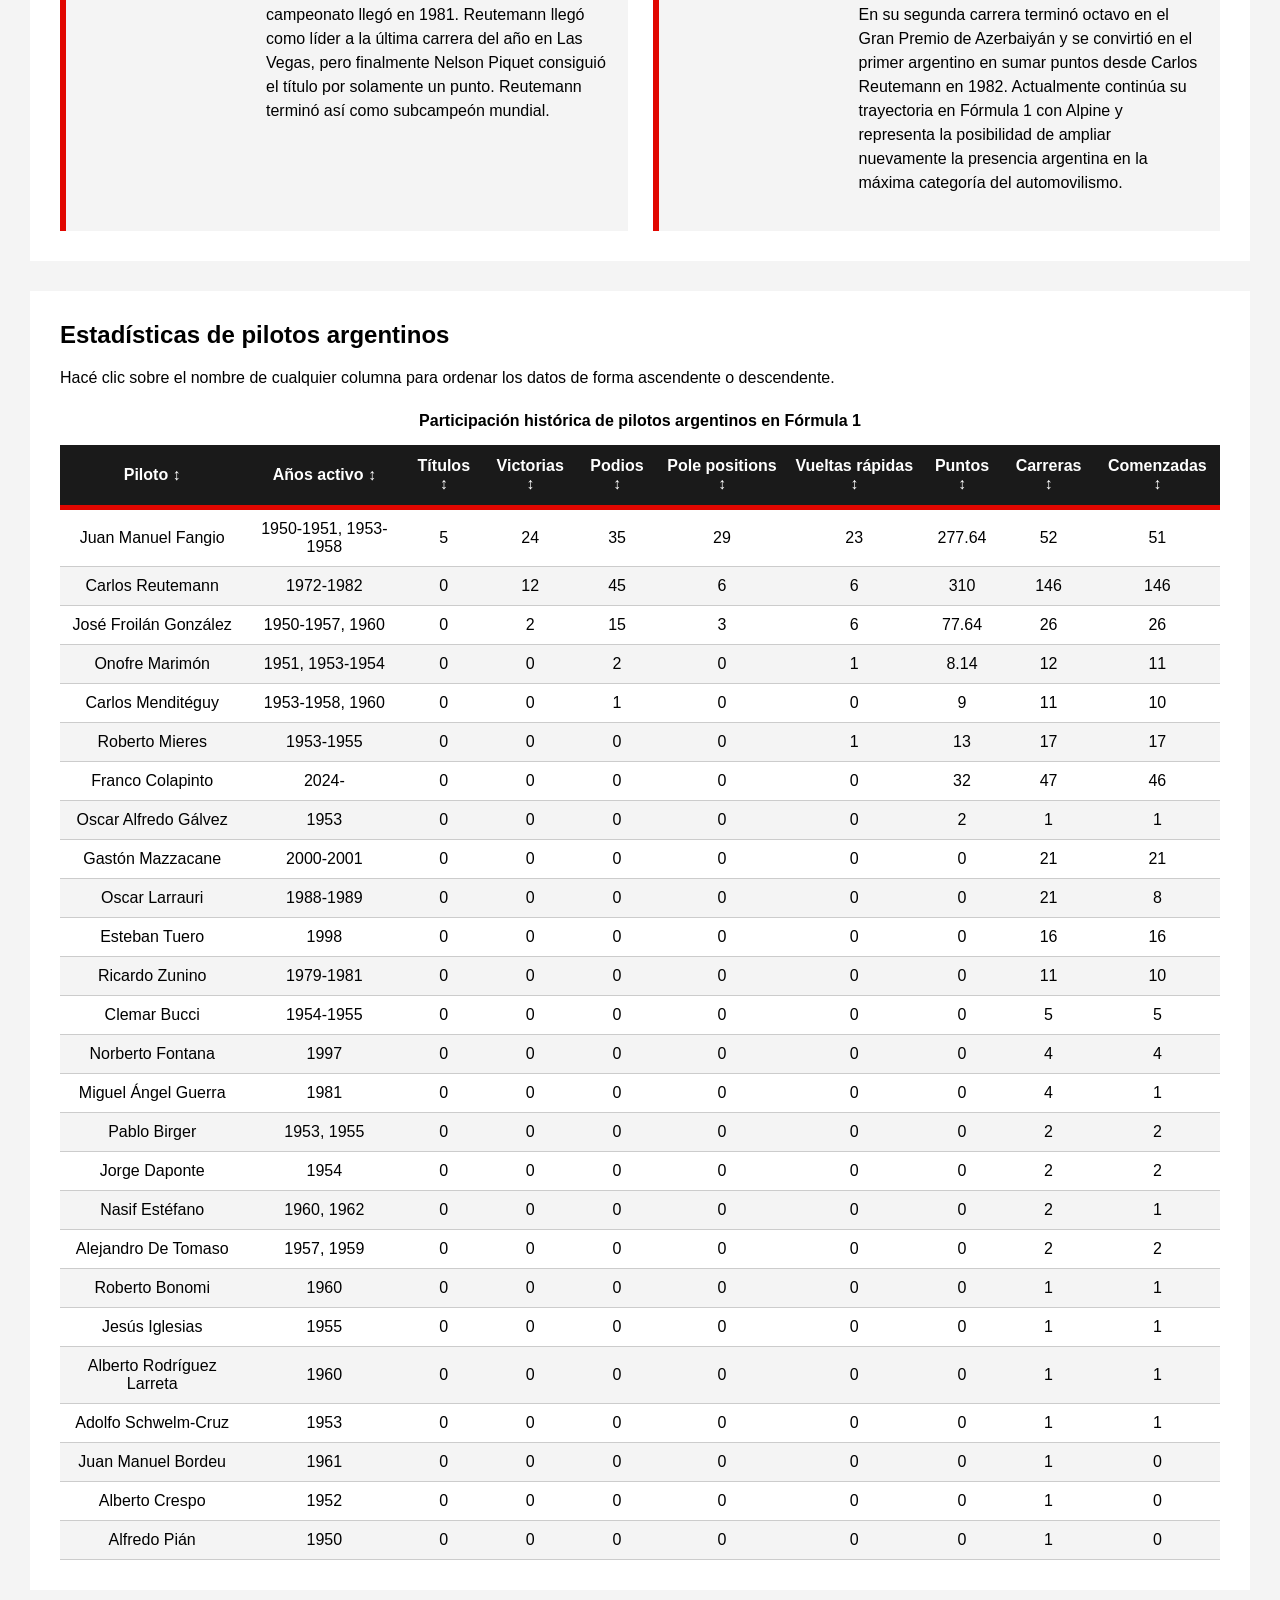
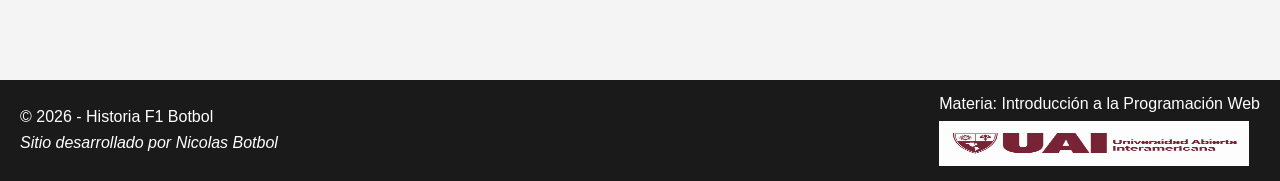
<file: paginas/pilotosargentinos.html>
<!DOCTYPE html>

<html lang="es">

<head>

    <meta charset="UTF-8">

    <meta name="viewport" content="width=device-width, initial-scale=1.0">
    <meta name="author" content="Nicolas Botbol">
    <meta name="description" content="Historia y estadísticas de los pilotos argentinos en la Fórmula 1">
    <meta name="keywords" content="Formula 1, F1, Argentina, Fangio, Reutemann, Froilan Gonzalez, Colapinto">

    <title>Pilotos argentinos - Historia F1 Botbol</title>

    <link rel="stylesheet" href="../css/estilos.css">

    <script src="../js/perfil-global.js" defer></script>
    <script src="../js/pilotos-argentinos.js" defer></script>

</head>


<body>

    <header>

        <h1>Pilotos argentinos en la Fórmula 1</h1>

        <p>
            Una historia que comenzó con Juan Manuel Fangio y continúa actualmente
            con Franco Colapinto.
        </p>

    </header>


    <div class="marco-bandera">

        <nav class="navegacion-principal">

            <ul>

                <li><a href="../index.html">Inicio</a></li>
                <li><a href="historia.html">Historia</a></li>
                <li><a href="decadas.html">Décadas</a></li>
                <li><a href="campeones.html">Campeones</a></li>
                <li><a href="escuderias.html">Escuderías</a></li>
                <li><a href="carrerasdestacadas.html">Carreras destacadas</a></li>
                <li><a href="pilotosargentinos.html" class="activo">Pilotos argentinos</a></li>
                <li><a href="miperfil.html">Mi perfil</a></li>
                <li><a href="curiosidades.html">Curiosidades</a></li>
                <li><a href="contacto.html">Contacto</a></li>

            </ul>

        </nav>

    </div>


    <main class="pagina-pilotos-argentinos">

        <!-- ===== INTRODUCCION ===== -->

        <section class="argentinos-introduccion">

            <h2>Argentina y la Fórmula 1</h2>

            <p>
                Argentina posee una extensa tradición dentro de la Fórmula 1.
                A lo largo de la historia del Campeonato Mundial, 26 pilotos argentinos
                llegaron a estar inscriptos en al menos un Gran Premio y 23 de ellos
                consiguieron tomar la largada en una carrera.
            </p>

            <p>
                Entre quienes participaron se encuentran Juan Manuel Fangio, José Froilán González,
                Onofre Marimón, Carlos Menditéguy, Roberto Mieres, Oscar Alfredo Gálvez,
                Clemar Bucci, Pablo Birger, Jorge Daponte, Jesús Iglesias, Adolfo Schwelm-Cruz,
                Alejandro De Tomaso, Roberto Bonomi, Alberto Rodríguez Larreta, Nasif Estéfano,
                Carlos Reutemann, Ricardo Zunino, Miguel Ángel Guerra, Oscar Larrauri,
                Norberto Fontana, Esteban Tuero, Gastón Mazzacane y Franco Colapinto.
            </p>

            <p>
                También registraron participaciones sin llegar a tomar la largada
                Juan Manuel Bordeu, Alberto Crespo y Alfredo Pián.
            </p>


            <div class="datos-argentina">

                <div>
                    <strong>5</strong>
                    <span>Campeonatos mundiales</span>
                </div>

                <div>
                    <strong>38</strong>
                    <span>Victorias argentinas</span>
                </div>

                <div>
                    <strong>23 años</strong>
                    <span>Entre Mazzacane y Colapinto</span>
                </div>

                <div>
                    <strong>4.º</strong>
                    <span>País por títulos de pilotos</span>
                </div>

            </div>


            <p>
                Después de la última participación de Gastón Mazzacane en 2001,
                Argentina permaneció 23 años sin un piloto en una carrera de Fórmula 1.
                Esa ausencia terminó cuando Franco Colapinto debutó con Williams en el
                Gran Premio de Italia de 2024.
            </p>

            <p>
                El regreso tuvo además otro significado histórico: cuando Colapinto finalizó
                octavo en Azerbaiyán 2024 se convirtió en el primer argentino en sumar puntos
                desde Carlos Reutemann en 1982, terminando con una espera de más de cuatro décadas.
            </p>

        </section>


        <!-- ===== FIGURAS DESTACADAS ===== -->

        <section class="figuras-argentinas">

            <h2>Figuras destacadas y actualidad</h2>


            <div class="tarjetas-pilotos">

                <!-- FANGIO -->

                <article class="tarjeta-piloto">

                    <img src="../img/pilotos-argentinos/juan-manuel-fangio.png" alt="Juan Manuel Fangio">

                    <div class="tarjeta-piloto-contenido">

                        <h3>Juan Manuel Fangio</h3>

                        <p class="piloto-destacado">Pentacampeón mundial</p>

                        <p>
                            Juan Manuel Fangio es la máxima figura argentina en la historia
                            de la Fórmula 1 y uno de los pilotos más importantes de todos los tiempos.
                            Se consagró campeón mundial en 1951, 1954, 1955, 1956 y 1957,
                            obteniendo sus cinco títulos con cuatro escuderías diferentes:
                            Alfa Romeo, Mercedes-Benz, Ferrari y Maserati.
                        </p>

                        <p>
                            Ganó 24 de los 51 Grandes Premios que largó y consiguió 35 podios
                            y 29 pole positions. Su récord de cinco campeonatos permaneció vigente
                            durante casi medio siglo y todavía hoy es considerado por numerosos
                            especialistas y protagonistas como uno de los mejores pilotos de la historia.
                        </p>

                    </div>

                </article>


                <!-- FROILAN -->

                <article class="tarjeta-piloto">

                    <img src="../img/pilotos-argentinos/jose-froilan-gonzalez.png" alt="José Froilán González">

                    <div class="tarjeta-piloto-contenido">

                        <h3>José Froilán González</h3>

                        <p class="piloto-destacado">El primer ganador de Ferrari</p>

                        <p>
                            José Froilán González fue uno de los grandes protagonistas argentinos
                            de los primeros años del Campeonato Mundial. Consiguió dos victorias,
                            quince podios y terminó subcampeón mundial en 1954, solamente detrás
                            de Juan Manuel Fangio.
                        </p>

                        <p>
                            Su nombre ocupa además un lugar fundamental en la historia de Ferrari:
                            en el Gran Premio de Gran Bretaña de 1951 consiguió en Silverstone
                            la primera victoria de la Scuderia Ferrari en una carrera válida
                            por el Campeonato Mundial de Fórmula 1.
                        </p>

                    </div>

                </article>


                <!-- REUTEMANN -->

                <article class="tarjeta-piloto">

                    <img src="../img/pilotos-argentinos/carlos-reutemann.png" alt="Carlos Reutemann">

                    <div class="tarjeta-piloto-contenido">

                        <h3>Carlos Reutemann</h3>

                        <p class="piloto-destacado">El argentino con más carreras disputadas</p>

                        <p>
                            Carlos Reutemann compitió en Fórmula 1 entre 1972 y 1982 y es uno
                            de los pilotos argentinos con mayor trayectoria dentro de la categoría.
                            Participó en 146 Grandes Premios y obtuvo 12 victorias, 45 podios
                            y seis pole positions.
                        </p>

                        <p>
                            Su mejor oportunidad de conquistar el campeonato llegó en 1981.
                            Reutemann llegó como líder a la última carrera del año en Las Vegas,
                            pero finalmente Nelson Piquet consiguió el título por solamente un punto.
                            Reutemann terminó así como subcampeón mundial.
                        </p>

                    </div>

                </article>


                <!-- COLAPINTO -->

                <article class="tarjeta-piloto">

                    <img src="../img/pilotos-argentinos/franco-colapinto.png" alt="Franco Colapinto">

                    <div class="tarjeta-piloto-contenido">

                        <h3>Franco Colapinto</h3>

                        <p class="piloto-destacado">El regreso argentino a la Fórmula 1</p>

                        <p>
                            Franco Colapinto terminó en 2024 con una espera de 23 años sin
                            representación argentina en una carrera de Fórmula 1, desde la última
                            participación de Gastón Mazzacane en 2001. Debutó con Williams en Monza
                            y rápidamente consiguió resultados destacados.
                        </p>

                        <p>
                            En su segunda carrera terminó octavo en el Gran Premio de Azerbaiyán
                            y se convirtió en el primer argentino en sumar puntos desde Carlos
                            Reutemann en 1982. Actualmente continúa su trayectoria en Fórmula 1
                            con Alpine y representa la posibilidad de ampliar nuevamente la presencia
                            argentina en la máxima categoría del automovilismo.
                        </p>

                    </div>

                </article>

            </div>

        </section>


        <!-- ===== TABLA HISTORICA ===== -->

        <section class="estadisticas-argentinos">

            <h2>Estadísticas de pilotos argentinos</h2>

            <p>
                Hacé clic sobre el nombre de cualquier columna para ordenar los datos
                de forma ascendente o descendente.
            </p>


            <div class="contenedor-tabla-argentinos">

                <table id="tabla-pilotos-argentinos">

                    <caption>
                        Participación histórica de pilotos argentinos en Fórmula 1
                    </caption>

                    <thead>

                        <tr>
                            <th data-columna="0" data-tipo="texto">Piloto ↕</th>
                            <th data-columna="1" data-tipo="texto">Años activo ↕</th>
                            <th data-columna="2" data-tipo="numero">Títulos ↕</th>
                            <th data-columna="3" data-tipo="numero">Victorias ↕</th>
                            <th data-columna="4" data-tipo="numero">Podios ↕</th>
                            <th data-columna="5" data-tipo="numero">Pole positions ↕</th>
                            <th data-columna="6" data-tipo="numero">Vueltas rápidas ↕</th>
                            <th data-columna="7" data-tipo="numero">Puntos ↕</th>
                            <th data-columna="8" data-tipo="numero">Carreras ↕</th>
                            <th data-columna="9" data-tipo="numero">Comenzadas ↕</th>
                        </tr>

                    </thead>


                    <tbody>

                        <tr>
                            <td>Juan Manuel Fangio</td>
                            <td>1950-1951, 1953-1958</td>
                            <td>5</td>
                            <td>24</td>
                            <td>35</td>
                            <td>29</td>
                            <td>23</td>
                            <td>277.64</td>
                            <td>52</td>
                            <td>51</td>
                        </tr>

                        <tr>
                            <td>Carlos Reutemann</td>
                            <td>1972-1982</td>
                            <td>0</td>
                            <td>12</td>
                            <td>45</td>
                            <td>6</td>
                            <td>6</td>
                            <td>310</td>
                            <td>146</td>
                            <td>146</td>
                        </tr>

                        <tr>
                            <td>José Froilán González</td>
                            <td>1950-1957, 1960</td>
                            <td>0</td>
                            <td>2</td>
                            <td>15</td>
                            <td>3</td>
                            <td>6</td>
                            <td>77.64</td>
                            <td>26</td>
                            <td>26</td>
                        </tr>

                        <tr>
                            <td>Onofre Marimón</td>
                            <td>1951, 1953-1954</td>
                            <td>0</td>
                            <td>0</td>
                            <td>2</td>
                            <td>0</td>
                            <td>1</td>
                            <td>8.14</td>
                            <td>12</td>
                            <td>11</td>
                        </tr>

                        <tr>
                            <td>Carlos Menditéguy</td>
                            <td>1953-1958, 1960</td>
                            <td>0</td>
                            <td>0</td>
                            <td>1</td>
                            <td>0</td>
                            <td>0</td>
                            <td>9</td>
                            <td>11</td>
                            <td>10</td>
                        </tr>

                        <tr>
                            <td>Roberto Mieres</td>
                            <td>1953-1955</td>
                            <td>0</td>
                            <td>0</td>
                            <td>0</td>
                            <td>0</td>
                            <td>1</td>
                            <td>13</td>
                            <td>17</td>
                            <td>17</td>
                        </tr>

                        <tr>
                            <td>Franco Colapinto</td>
                            <td>2024-</td>
                            <td>0</td>
                            <td>0</td>
                            <td>0</td>
                            <td>0</td>
                            <td>0</td>
                            <td>32</td>
                            <td>47</td>
                            <td>46</td>
                        </tr>

                        <tr>
                            <td>Oscar Alfredo Gálvez</td>
                            <td>1953</td>
                            <td>0</td>
                            <td>0</td>
                            <td>0</td>
                            <td>0</td>
                            <td>0</td>
                            <td>2</td>
                            <td>1</td>
                            <td>1</td>
                        </tr>

                        <tr>
                            <td>Gastón Mazzacane</td>
                            <td>2000-2001</td>
                            <td>0</td>
                            <td>0</td>
                            <td>0</td>
                            <td>0</td>
                            <td>0</td>
                            <td>0</td>
                            <td>21</td>
                            <td>21</td>
                        </tr>

                        <tr>
                            <td>Oscar Larrauri</td>
                            <td>1988-1989</td>
                            <td>0</td>
                            <td>0</td>
                            <td>0</td>
                            <td>0</td>
                            <td>0</td>
                            <td>0</td>
                            <td>21</td>
                            <td>8</td>
                        </tr>

                        <tr>
                            <td>Esteban Tuero</td>
                            <td>1998</td>
                            <td>0</td>
                            <td>0</td>
                            <td>0</td>
                            <td>0</td>
                            <td>0</td>
                            <td>0</td>
                            <td>16</td>
                            <td>16</td>
                        </tr>

                        <tr>
                            <td>Ricardo Zunino</td>
                            <td>1979-1981</td>
                            <td>0</td>
                            <td>0</td>
                            <td>0</td>
                            <td>0</td>
                            <td>0</td>
                            <td>0</td>
                            <td>11</td>
                            <td>10</td>
                        </tr>

                        <tr>
                            <td>Clemar Bucci</td>
                            <td>1954-1955</td>
                            <td>0</td>
                            <td>0</td>
                            <td>0</td>
                            <td>0</td>
                            <td>0</td>
                            <td>0</td>
                            <td>5</td>
                            <td>5</td>
                        </tr>

                        <tr>
                            <td>Norberto Fontana</td>
                            <td>1997</td>
                            <td>0</td>
                            <td>0</td>
                            <td>0</td>
                            <td>0</td>
                            <td>0</td>
                            <td>0</td>
                            <td>4</td>
                            <td>4</td>
                        </tr>

                        <tr>
                            <td>Miguel Ángel Guerra</td>
                            <td>1981</td>
                            <td>0</td>
                            <td>0</td>
                            <td>0</td>
                            <td>0</td>
                            <td>0</td>
                            <td>0</td>
                            <td>4</td>
                            <td>1</td>
                        </tr>

                        <tr>
                            <td>Pablo Birger</td>
                            <td>1953, 1955</td>
                            <td>0</td>
                            <td>0</td>
                            <td>0</td>
                            <td>0</td>
                            <td>0</td>
                            <td>0</td>
                            <td>2</td>
                            <td>2</td>
                        </tr>

                        <tr>
                            <td>Jorge Daponte</td>
                            <td>1954</td>
                            <td>0</td>
                            <td>0</td>
                            <td>0</td>
                            <td>0</td>
                            <td>0</td>
                            <td>0</td>
                            <td>2</td>
                            <td>2</td>
                        </tr>

                        <tr>
                            <td>Nasif Estéfano</td>
                            <td>1960, 1962</td>
                            <td>0</td>
                            <td>0</td>
                            <td>0</td>
                            <td>0</td>
                            <td>0</td>
                            <td>0</td>
                            <td>2</td>
                            <td>1</td>
                        </tr>

                        <tr>
                            <td>Alejandro De Tomaso</td>
                            <td>1957, 1959</td>
                            <td>0</td>
                            <td>0</td>
                            <td>0</td>
                            <td>0</td>
                            <td>0</td>
                            <td>0</td>
                            <td>2</td>
                            <td>2</td>
                        </tr>

                        <tr>
                            <td>Roberto Bonomi</td>
                            <td>1960</td>
                            <td>0</td>
                            <td>0</td>
                            <td>0</td>
                            <td>0</td>
                            <td>0</td>
                            <td>0</td>
                            <td>1</td>
                            <td>1</td>
                        </tr>

                        <tr>
                            <td>Jesús Iglesias</td>
                            <td>1955</td>
                            <td>0</td>
                            <td>0</td>
                            <td>0</td>
                            <td>0</td>
                            <td>0</td>
                            <td>0</td>
                            <td>1</td>
                            <td>1</td>
                        </tr>

                        <tr>
                            <td>Alberto Rodríguez Larreta</td>
                            <td>1960</td>
                            <td>0</td>
                            <td>0</td>
                            <td>0</td>
                            <td>0</td>
                            <td>0</td>
                            <td>0</td>
                            <td>1</td>
                            <td>1</td>
                        </tr>

                        <tr>
                            <td>Adolfo Schwelm-Cruz</td>
                            <td>1953</td>
                            <td>0</td>
                            <td>0</td>
                            <td>0</td>
                            <td>0</td>
                            <td>0</td>
                            <td>0</td>
                            <td>1</td>
                            <td>1</td>
                        </tr>

                        <tr>
                            <td>Juan Manuel Bordeu</td>
                            <td>1961</td>
                            <td>0</td>
                            <td>0</td>
                            <td>0</td>
                            <td>0</td>
                            <td>0</td>
                            <td>0</td>
                            <td>1</td>
                            <td>0</td>
                        </tr>

                        <tr>
                            <td>Alberto Crespo</td>
                            <td>1952</td>
                            <td>0</td>
                            <td>0</td>
                            <td>0</td>
                            <td>0</td>
                            <td>0</td>
                            <td>0</td>
                            <td>1</td>
                            <td>0</td>
                        </tr>

                        <tr>
                            <td>Alfredo Pián</td>
                            <td>1950</td>
                            <td>0</td>
                            <td>0</td>
                            <td>0</td>
                            <td>0</td>
                            <td>0</td>
                            <td>0</td>
                            <td>1</td>
                            <td>0</td>
                        </tr>

                    </tbody>

                </table>

            </div>

        </section>

    </main>


    <footer>

        <div class="footer-izquierda">

            <p>
                © 2026 - Historia F1 Botbol
            </p>

            <address>
                Sitio desarrollado por Nicolas Botbol
            </address>

        </div>


        <div class="footer-derecha">

            <p>
                Materia: Introducción a la Programación Web
            </p>

            <a href="https://uai.edu.ar/" target="_blank" rel="noopener noreferrer" title="Sitio oficial de la Universidad Abierta Interamericana">
                <img src="../img/imagen_6.png" alt="Universidad Abierta Interamericana">
            </a>

        </div>

    </footer>

</body>

</html>
</file>
<file: css/estilos.css>
/* ===== PERFIL ACTIVO GLOBAL ===== */

header
{
    position: relative;
}


.perfil-global
{
    position: absolute;
    top: 20px;
    right: 30px;

    display: flex;
    align-items: center;
    gap: 10px;

    background-color: white;
    padding: 8px 12px;

    border: 2px solid #1a1a1a;
}


.perfil-global img
{
    width: 45px;
    height: 35px;
    object-fit: contain;
}


.perfil-global-datos
{
    display: flex;
    flex-direction: column;
    text-align: right;
}


.perfil-global-datos strong
{
    font-size: 0.95rem;
    color: #1a1a1a;
}


.perfil-global-datos span
{
    font-size: 0.8rem;
    color: #555555;
}

/*  FONDOS */

.fondo-ferrari main
{
    background-color: #fff0f0;
}


.fondo-mclaren main
{
    background-color: #fff2df;
}


.fondo-mercedes main
{
    background-color: #eafaf8;
}


.fondo-redbull main
{
    background-color: #eef1ff;
}


.fondo-astonmartin main
{
    background-color: #edf7f4;
}


.fondo-alpine main
{
    background-color: #eef8ff;
}


.fondo-williams main
{
    background-color: #edf2ff;
}


.fondo-haas main
{
    background-color: #f3f3f3;
}


.fondo-racingbulls main
{
    background-color: #eef1ff;
}


.fondo-sauber main
{
    background-color: #effbef;
}
body,
main
{
    transition: background-color 0.4s ease;
}
/* ===== ESTILOS GENERALES ===== */

body 
{
    margin: 0;font-family: Arial, sans-serif;background-color: #f4f4f4;
}


/* ===== ENCABEZADO ===== */

header 
{
    background-color: #1a1a1a;color: white;text-align: center;padding: 20px;
}

header h1 {margin: 0;}

header p {margin-top: 10px;}


/* ===== MARCO BANDERA A CUADROS ===== */

.marco-bandera 
{
    padding: 6px;
    background: repeating-conic-gradient
    (
        #ffffff 0% 25%,
        #111111 0% 50%
    ) 0 0 / 24px 24px;
}


/* ===== NAVEGACION ===== */

.navegacion-principal {background-color: #111111;}

.navegacion-principal ul 
{
    list-style: none;margin: 0;padding: 0;display: flex;flex-wrap: wrap;justify-content: center;
}

.navegacion-principal li {margin: 0;}

.navegacion-principal a 
{
    display: block;color: white;text-decoration: none;padding: 14px 18px;font-weight: bold;
}



.navegacion-principal a:hover 
{
    background-color: #e10600;
}


/* pagina actual */

.navegacion-principal a.activo 
{
    background-color: #e10600;
}


/* ===== CONTENIDO PRINCIPAL ===== */

main 
{
    padding: 30px;
}
/* ===== INTRODUCCION ===== */

.introduccion 
{
    position: relative;

    display: flex;gap: 30px;align-items: center;padding: 30px;
     background-image: url("../img/imagen_5.jpg");
    background-size: cover;
    background-position: center;
    background-repeat: no-repeat;

    color: white;
}
.introduccion::before       /* Capa de superposición  para que se vea mejor el texto. Obtuve la idea de internet*/
{
    content: "";position: absolute;top: 0;left: 0;width: 100%;height: 100%;background-color: rgba(0, 0, 0, 0.55);
}

.video-introduccion,.texto-introduccion
{
    position: relative;z-index: 1;flex: 1;
}

.video-introduccion iframe 
{
    width: 100%; max-width: 560px;
}


/* ===== PAGINA HISTORIA ===== */

/*  EXPANSION NACIMIENTO */
.historia-seccion
{background-color: white;padding: 30px;}

/*  EXPANSION NACIMIENTO */
#historia-nacimiento
{
    display: flex;gap: 35px;align-items: flex-start;background-color: white;padding: 30px;
}

#historia-nacimiento-texto{ width: 30%;}

#historia-nacimiento-imagen
{width: 65%;margin: 0;}

#historia-nacimiento-imagen img
{
    width: 100%;height: auto;display: block;
}


#historia-nacimiento-imagen figcaption
{
    margin-top: 6px;font-style: italic;font-size: 0.9rem;text-align: center;
}


/*  EXPANSION INTERNACIONAL */

#historia-expansion{margin-top: 30px;}


#historia-expansion-titulo-imagenes
{
    font-style: italic;text-align: center; margin-top: 25px;margin-bottom: 10px;
}


#historia-expansion-imagenes
{
    display: flex; gap: 20px;
}


#historia-expansion-imagenes img
{
    width: 50%;height: 320px;object-fit: cover;display: block;
}

/* FORMULA 1 MODERNA */

#historia-moderna
{margin-top: 30px;}

#historia-moderna-titulo-imagen
{
    margin-top: 30px;margin-bottom: 20px;text-align: center;font-size: 1.3rem;
}

#historia-moderna-imagen
{text-align: center;}

#historia-moderna-imagen img
{
    width: 100%;max-width: 850px;height: auto;display: block;margin: 0 auto;
}




/* ===== PAGINA CAMPEONES ===== */


/* ===== INTRODUCCION CAMPEONES ===== */

#campeones-introduccion
{
    background-color: white;padding: 30px;margin-bottom: 30px;
}

#campeones-imagen
{
    margin-top: 25px;
}

#campeones-imagen img
{
    width: 100%;height: auto;display: block;
}


/* ===== MEDALLERO ===== */

#campeones-medallero
{
    background-color: white;padding: 30px;
}


/* Tabla */

#tabla-campeones
{
    width: 100%;border-collapse: collapse;margin-top: 20px;
}


#tabla-campeones th,
#tabla-campeones td
{
    border: 1px solid #cccccc;padding: 10px;text-align: center;
}


#tabla-campeones th
{
    background-color: #1a1a1a;color: white;
}


/* Primer puesto */

#tabla-campeones .oro
{background-color: #f0d436;}


/* Segundo puesto */

#tabla-campeones .plata
{background-color: #c0c0c0;}


/* Tercer puesto */

#tabla-campeones .bronce
{background-color: #d88a3c;}

/*  NACIONALIDAD CON BANDERA  */

.nacionalidad
{
    display: flex;align-items: center;justify-content: center;gap: 8px;
}

.bandera-pais
{
    width: 28px;height: 18px;object-fit: cover;display: block;
}





/* ===== PIE DE PAGINA ===== */


footer
{
    background-color: #1a1a1a;
    color: white;

    display: flex;
    justify-content: space-between;
    align-items: center;

    padding: 15px 20px;
    margin-top: 30px;
}


.footer-izquierda
{
    text-align: left;
}


.footer-izquierda p
{
    margin-top: 0;margin-bottom: 8px;
}


.footer-derecha
{
    text-align: right;
}


.footer-derecha p
{
    margin-top: 0; margin-bottom: 8px;
}


.footer-derecha img
{
    width: 310px;height: 45px;display: block;
}



/* ===== PAGINA MI PERFIL ===== */

.perfil-seccion
{
    background-color: white;
    padding: 30px;
    margin-bottom: 30px;
    border-top: 6px solid #1a1a1a;
}


.perfil-formulario
{
    display: flex;
    gap: 25px;
    flex-wrap: wrap;
    margin-top: 20px;
    margin-bottom: 20px;
}


.perfil-campo
{
    flex: 1;
    min-width: 220px;
}


.perfil-campo label
{
    display: block;
    font-weight: bold;
    margin-bottom: 7px;
}


.perfil-campo input,
.perfil-campo select,
.seleccion-perfil select
{
    width: 100%;
    padding: 10px;
    box-sizing: border-box;
}


.perfil-seccion button
{
    padding: 10px 18px;
    border: none;
    background-color: #1a1a1a;
    color: white;
    font-weight: bold;
    cursor: pointer;
}


.perfil-seccion button:hover
{
    background-color: #e10600;
}


.perfil-seccion button:disabled
{
    background-color: #999999;
    cursor: default;
}


.seleccion-perfil
{
    display: flex;
    align-items: center;
    gap: 15px;
    flex-wrap: wrap;
}


.seleccion-perfil select
{
    max-width: 300px;
}


.datos-perfil
{
    margin-top: 20px;
    padding: 15px;
    background-color: #f4f4f4;
}


.mensaje-error
{
    color: #b00020;
    min-height: 18px;
    font-size: 0.9rem;
}


.mensaje-informativo
{
    font-weight: bold;
    margin-top: 15px;
}


.preferencias-encabezado
{
    display: flex;
    justify-content: space-between;
    align-items: center;
    gap: 20px;
}


.logo-escuderia
{
    display: none;
    max-width: 110px;
    max-height: 70px;
    object-fit: contain;
}


.logo-escuderia.visible
{
    display: block;
}


/* COLORES SEGUN ESCUDERIA */

.tema-mclaren
{
    border-top-color: #ff8000;
    background-color: #fff5e8;
}


.tema-ferrari
{
    border-top-color: #dc0000;
    background-color: #fff0f0;
}


.tema-redbull
{
    border-top-color: #1e41ff;
    background-color: #eef1ff;
}


.tema-mercedes
{
    border-top-color: #00a19c;
    background-color: #eafafa;
}


.tema-astonmartin
{
    border-top-color: #006f62;
    background-color: #edf7f5;
}


.tema-alpine
{
    border-top-color: #2293d1;
    background-color: #eef8fd;
}


.tema-williams
{
    border-top-color: #005aff;
    background-color: #edf3ff;
}


.tema-haas
{
    border-top-color: #b6babd;
    background-color: #f4f4f4;
}


.tema-racingbulls
{
    border-top-color: #6692ff;
    background-color: #f0f4ff;
}


.tema-sauber
{
    border-top-color: #52e252;
    background-color: #efffef;
}


@media (max-width: 700px)
{
    .perfil-formulario
    {
        flex-direction: column;
    }


    .preferencias-encabezado
    {
        align-items: flex-start;
    }


    .logo-escuderia
    {
        max-width: 80px;
    }
}
/* ===== FONDO GENERAL SEGUN ESCUDERIA ===== */

body
{
    transition: background-color 0.4s ease;
}



/* ===== EFECTO DE ESCUDERIA EN TODA LA PAGINA MI PERFIL ===== */
.fondo-mclaren
{
    background-color: #ffe5c2;
}


.fondo-ferrari
{
    background-color: #ffdada;
}


.fondo-redbull
{
    background-color: #dce3ff;
}


.fondo-mercedes
{
    background-color: #d5f5f2;
}


.fondo-astonmartin
{
    background-color: #d9eee9;
}


.fondo-alpine
{
    background-color: #dcefff;
}


.fondo-williams
{
    background-color: #dbe6ff;
}


.fondo-haas
{
    background-color: #e5e5e5;
}


.fondo-racingbulls
{
    background-color: #dfe6ff;
}


.fondo-sauber
{
    background-color: #dcf8dc;
}


.fondo-mclaren .perfil-seccion
{
    background-color: #fffaf4;
    border-top-color: #ff8000;
}


.fondo-ferrari .perfil-seccion
{
    background-color: #fff8f8;
    border-top-color: #dc0000;
}


.fondo-redbull .perfil-seccion
{
    background-color: #f7f8ff;
    border-top-color: #1e41ff;
}


.fondo-mercedes .perfil-seccion
{
    background-color: #f4fcfb;
    border-top-color: #00a19c;
}


.fondo-astonmartin .perfil-seccion
{
    background-color: #f5faf8;
    border-top-color: #006f62;
}


.fondo-alpine .perfil-seccion
{
    background-color: #f6fbfe;
    border-top-color: #2293d1;
}


.fondo-williams .perfil-seccion
{
    background-color: #f6f9ff;
    border-top-color: #005aff;
}


.fondo-haas .perfil-seccion
{
    background-color: #fafafa;
    border-top-color: #b6babd;
}


.fondo-racingbulls .perfil-seccion
{
    background-color: #f7f8ff;
    border-top-color: #6692ff;
}


.fondo-sauber .perfil-seccion
{
    background-color: #f6fff6;
    border-top-color: #52e252;
}

/* ===== COLOR DE ESCUDERIA EN CONTACTO ===== */

.fondo-mclaren .contacto-seccion
{
    border-top-color: #ff8000;
}


.fondo-ferrari .contacto-seccion
{
    border-top-color: #dc0000;
}


.fondo-redbull .contacto-seccion
{
    border-top-color: #1e41ff;
}


.fondo-mercedes .contacto-seccion
{
    border-top-color: #00a19c;
}


.fondo-astonmartin .contacto-seccion
{
    border-top-color: #006f62;
}


.fondo-alpine .contacto-seccion
{
    border-top-color: #2293d1;
}


.fondo-williams .contacto-seccion
{
    border-top-color: #005aff;
}


.fondo-haas .contacto-seccion
{
    border-top-color: #b6babd;
}


.fondo-racingbulls .contacto-seccion
{
    border-top-color: #6692ff;
}


.fondo-sauber .contacto-seccion
{
    border-top-color: #52e252;
}

/* ===== PAGINA CONTACTO ===== */

.contacto-contenedor
{
    display: flex;
    gap: 30px;
    align-items: flex-start;
}


.contacto-seccion
{
    background-color: white;
    padding: 30px;
    flex: 1;
    border-top: 6px solid #e10600;
}


.contacto-seccion h2
{
    margin-top: 0;
}


.contacto-datos
{
    margin-top: 30px;
    font-style: normal;
}


.contacto-datos h3
{
    margin-bottom: 8px;
}


.contacto-datos a
{
    color: #005ae1;
    font-weight: bold;
    text-decoration: none;
}


.contacto-datos a:hover
{
    text-decoration: underline;
}


/* REDES SOCIALES */

.contacto-redes
{
    margin-top: 30px;
}


.redes-enlaces
{
    display: flex;
    gap: 15px;
    flex-wrap: wrap;
}


.redes-enlaces a
{
    display: flex;
    align-items: center;
    gap: 8px;
    padding: 10px 14px;
    background-color: #1a1a1a;
    color: white;
    text-decoration: none;
}


.redes-enlaces a:hover
{
    background-color: #e10600;
}


.red-social-icono
{
    width: 24px;
    height: 24px;
    fill: none;
    stroke: currentColor;
    stroke-width: 2;
}


/* FORMULARIO */

.contacto-campo
{
    margin-top: 20px;
}


.contacto-campo label
{
    display: block;
    font-weight: bold;
    margin-bottom: 7px;
}


.contacto-campo input,
.contacto-campo textarea
{
    width: 100%;
    padding: 10px;
    box-sizing: border-box;
    font-family: Arial, sans-serif;
}


.contacto-campo textarea
{
    resize: vertical;
}


#btn-enviar-contacto
{
    padding: 10px 18px;
    border: none;
    background-color: #1a1a1a;
    color: white;
    font-weight: bold;
    cursor: pointer;
}


#btn-enviar-contacto:hover
{
    background-color: #e10600;
}

#btn-limpiar-contacto
{
    padding: 10px 18px;
    border: none;
    background-color: #666666;
    color: white;
    font-weight: bold;
    cursor: pointer;
    margin-left: 10px;
}


#btn-limpiar-contacto:hover
{
    background-color: #444444;
}

@media (max-width: 800px)
{
    .contacto-contenedor
    {
        flex-direction: column;
    }
    .contacto-seccion
    {
        width: 100%;
        box-sizing: border-box;
    }
}

/* ===== PAGINA DECADAS ===== */

.decadas-introduccion
{
    background-color: white;
    padding: 30px;
    margin-bottom: 25px;
}


.selector-decadas
{
    background-color: #1a1a1a;
    color: white;
    padding: 20px 30px;
    margin-bottom: 30px;

    display: flex;
    align-items: center;
    gap: 20px;
    flex-wrap: wrap;
}


.selector-decadas label
{
    font-weight: bold;
    font-size: 1.1rem;
}


.selector-decadas select
{
    min-width: 230px;
    padding: 10px;
    font-size: 1rem;
    cursor: pointer;
}


.selector-decadas p
{
    margin: 0;
    font-weight: bold;
}


.decada
{
    background-color: white;
    padding: 30px;
    margin-bottom: 30px;
    border-left: 6px solid #e10600;
}


.decada h2
{
    margin-top: 0;
}


.opcion-mas-info
{
    margin-top: 20px;
    padding-top: 15px;
    border-top: 1px solid #cccccc;

    display: flex;
    align-items: center;
    gap: 8px;
}


.opcion-mas-info input
{
    cursor: pointer;
}


.opcion-mas-info label
{
    font-weight: bold;
    cursor: pointer;
}


.mas-informacion
{
    background-color: #f4f4f4;
    margin-top: 15px;
    padding: 20px;
    border-left: 4px solid #1a1a1a;
}


.mas-informacion p
{
    margin: 0;
}
.imagen-decada
{
    max-width: 520px;
    margin: 25px auto;
    text-align: center;
}


.imagen-decada img
{
    width: 100%;
    height: auto;
    display: block;
}


.imagen-decada figcaption
{
    background-color: #1a1a1a;
    color: white;
    padding: 8px;
    font-size: 0.9rem;
}
/* ===== COLOR DE ESCUDERIA EN DECADAS ===== */

.fondo-mclaren .decada
{
    border-left-color: #ff8000;
}


.fondo-ferrari .decada
{
    border-left-color: #dc0000;
}


.fondo-redbull .decada
{
    border-left-color: #1e41ff;
}


.fondo-mercedes .decada
{
    border-left-color: #00a19c;
}


.fondo-astonmartin .decada
{
    border-left-color: #006f62;
}


.fondo-alpine .decada
{
    border-left-color: #2293d1;
}


.fondo-williams .decada
{
    border-left-color: #005aff;
}


.fondo-haas .decada
{
    border-left-color: #b6babd;
}


.fondo-racingbulls .decada
{
    border-left-color: #6692ff;
}


.fondo-sauber .decada
{
    border-left-color: #52e252;
}

.fondo-mclaren .mas-informacion
{
    border-left-color: #ff8000;
}


.fondo-ferrari .mas-informacion
{
    border-left-color: #dc0000;
}


.fondo-redbull .mas-informacion
{
    border-left-color: #1e41ff;
}


.fondo-mercedes .mas-informacion
{
    border-left-color: #00a19c;
}


.fondo-astonmartin .mas-informacion
{
    border-left-color: #006f62;
}


.fondo-alpine .mas-informacion
{
    border-left-color: #2293d1;
}


.fondo-williams .mas-informacion
{
    border-left-color: #005aff;
}


.fondo-haas .mas-informacion
{
    border-left-color: #b6babd;
}


.fondo-racingbulls .mas-informacion
{
    border-left-color: #6692ff;
}


.fondo-sauber .mas-informacion
{
    border-left-color: #52e252;
}

@media (max-width: 700px)
{
    .selector-decadas
    {
        align-items: flex-start;
        flex-direction: column;
    }


    .selector-decadas select
    {
        width: 100%;
    }
}


/* ===== PAGINA CARRERAS DESTACADAS ===== */

.carreras-introduccion
{
    background-color: white;
    padding: 30px;
    margin-bottom: 30px;
}


.carreras-introduccion h2
{
    margin-top: 0;
}


/* SELECTOR DE CARRERAS */

.selector-carreras
{
    display: flex;
    gap: 12px;
    margin-bottom: 30px;
    flex-wrap: wrap;
}


.boton-carrera
{
    flex: 1;
    min-width: 130px;

    background-color: #1a1a1a;
    color: white;

    border: none;
    border-bottom: 5px solid transparent;

    padding: 14px 12px;

    cursor: pointer;
}


.boton-carrera strong
{
    display: block;
    font-size: 1.4rem;
}


.boton-carrera span
{
    display: block;
    margin-top: 3px;
}


.boton-carrera:hover
{
    background-color: #333333;
}


.boton-carrera.activo-carrera
{
    border-bottom-color: #e10600;
}


/* PANEL PRINCIPAL */

.carrera-panel
{
    background-color: white;
    padding: 30px;

    border-left: 6px solid #e10600;
}


.carrera-encabezado
{
    display: flex;
    align-items: center;
    gap: 20px;

    margin-bottom: 25px;
}


.carrera-anio
{
    margin: 0;

    font-size: 3rem;
    font-weight: bold;
    color:  #020202;
}


.carrera-encabezado h2
{
    margin: 0;
}


.carrera-subtitulo
{
    margin-top: 5px;
    margin-bottom: 0;

    font-style: italic;
    color: #555555;
}


/* DATOS DESTACADOS */

.carrera-datos
{
    display: flex;
    gap: 15px;
    margin-bottom: 30px;
    flex-wrap: wrap;
}


.carrera-datos div
{
    flex: 1;
    min-width: 180px;

    background-color: #f4f4f4;
    padding: 15px;

    border-top: 4px solid #e10600;
}


.carrera-datos strong,
.carrera-datos span
{
    display: block;
}


.carrera-datos span
{
    margin-top: 5px;
}


/* TEXTO Y VIDEO */

.carrera-contenido
{
    display: flex;
    gap: 30px;
    align-items: flex-start;
}


.carrera-texto,
.carrera-video
{
    flex: 1;
}


.carrera-texto p
{
    margin-top: 0;
    line-height: 1.6;
}


.carrera-video
{
    text-align: center;
}


.carrera-video iframe
{
    width: 100%;
    max-width: 560px;
}


.carrera-video a
{
    display: inline-block;

    margin-top: 10px;

    color: blue;
    text-decoration: underline;
}


/* ETIQUETAS */

.carrera-etiquetas
{
    display: flex;
    gap: 8px;
    flex-wrap: wrap;

    margin-top: 20px;
}


.carrera-etiquetas span
{
    background-color: #1a1a1a;
    color: white;

    padding: 6px 10px;

    font-size: 0.85rem;
}


/* ===== COLOR DE ESCUDERIA EN CARRERAS ===== */

.fondo-mclaren .carrera-panel
{
    border-left-color: #ff8000;
}


.fondo-ferrari .carrera-panel
{
    border-left-color: #dc0000;
}


.fondo-redbull .carrera-panel
{
    border-left-color: #1e41ff;
}


.fondo-mercedes .carrera-panel
{
    border-left-color: #00a19c;
}


.fondo-astonmartin .carrera-panel
{
    border-left-color: #006f62;
}


.fondo-alpine .carrera-panel
{
    border-left-color: #2293d1;
}


.fondo-williams .carrera-panel
{
    border-left-color: #005aff;
}


.fondo-haas .carrera-panel
{
    border-left-color: #b6babd;
}


.fondo-racingbulls .carrera-panel
{
    border-left-color: #6692ff;
}


.fondo-sauber .carrera-panel
{
    border-left-color: #52e252;
}

.fondo-mclaren .boton-carrera.activo-carrera,
.fondo-mclaren .carrera-datos div
{
    border-color: #ff8000;
}


.fondo-ferrari .boton-carrera.activo-carrera,
.fondo-ferrari .carrera-datos div
{
    border-color: #dc0000;
}


.fondo-redbull .boton-carrera.activo-carrera,
.fondo-redbull .carrera-datos div
{
    border-color: #1e41ff;
}


.fondo-mercedes .boton-carrera.activo-carrera,
.fondo-mercedes .carrera-datos div
{
    border-color: #00a19c;
}


.fondo-astonmartin .boton-carrera.activo-carrera,
.fondo-astonmartin .carrera-datos div
{
    border-color: #006f62;
}


.fondo-alpine .boton-carrera.activo-carrera,
.fondo-alpine .carrera-datos div
{
    border-color: #2293d1;
}


.fondo-williams .boton-carrera.activo-carrera,
.fondo-williams .carrera-datos div
{
    border-color: #005aff;
}


.fondo-haas .boton-carrera.activo-carrera,
.fondo-haas .carrera-datos div
{
    border-color: #b6babd;
}


.fondo-racingbulls .boton-carrera.activo-carrera,
.fondo-racingbulls .carrera-datos div
{
    border-color: #6692ff;
}


.fondo-sauber .boton-carrera.activo-carrera,
.fondo-sauber .carrera-datos div
{
    border-color: #52e252;
}

.fondo-mclaren .carrera-anio
{
    color: #ff8000;
}


.fondo-ferrari .carrera-anio
{
    color: #dc0000;
}


.fondo-redbull .carrera-anio
{
    color: #1e41ff;
}


.fondo-mercedes .carrera-anio
{
    color: #00a19c;
}


.fondo-astonmartin .carrera-anio
{
    color: #006f62;
}


.fondo-alpine .carrera-anio
{
    color: #2293d1;
}


.fondo-williams .carrera-anio
{
    color: #005aff;
}


.fondo-haas .carrera-anio
{
    color: #777777;
}


.fondo-racingbulls .carrera-anio
{
    color: #6692ff;
}


.fondo-sauber .carrera-anio
{
    color: #52e252;
}


@media (max-width: 800px)
{
    .carrera-contenido
    {
        flex-direction: column;
    }


    .carrera-video
    {
        width: 100%;
    }


    .selector-carreras
    {
        flex-direction: column;
    }


    .boton-carrera
    {
        width: 100%;
    }
}

/* ===== PILOTOS ARGENTINOS ===== */

.argentinos-introduccion,
.figuras-argentinas,
.estadisticas-argentinos
{
    background-color: white;

    padding: 30px;
    margin-bottom: 30px;
}


.argentinos-introduccion h2,
.figuras-argentinas h2,
.estadisticas-argentinos h2
{
    margin-top: 0;
}


/* DATOS PRINCIPALES */

.datos-argentina
{
    display: flex;
    gap: 15px;

    margin-top: 25px;
    margin-bottom: 25px;

    flex-wrap: wrap;
}


.datos-argentina div
{
    flex: 1;
    min-width: 180px;

    background-color: #f4f4f4;

    padding: 20px;

    text-align: center;

    border-top: 5px solid #e10600;
}


.datos-argentina strong
{
    display: block;

    font-size: 2rem;

    margin-bottom: 5px;
}


.datos-argentina span
{
    display: block;
}


/* ===== FIGURAS DESTACADAS ===== */

.tarjetas-pilotos
{
    display: grid;

    grid-template-columns: repeat(2,1fr);

    gap: 25px;
}


.tarjeta-piloto
{
    display: flex;

    gap: 20px;

    background-color: #f4f4f4;

    padding: 20px;

    border-left: 6px solid #e10600;
}


.tarjeta-piloto img
{
    width: 160px;
    height: 160px;

    object-fit: cover;

    flex-shrink: 0;
}


.tarjeta-piloto h3
{
    margin-top: 0;
    margin-bottom: 5px;

    font-size: 1.4rem;
}


.tarjeta-piloto p
{
    line-height: 1.5;
}


.piloto-destacado
{
    font-weight: bold;
    font-style: italic;

    margin-top: 0;
}


/* ===== TABLA ARGENTINOS ===== */

.contenedor-tabla-argentinos
{
    width: 100%;

    overflow-x: auto;

    margin-top: 25px;
}


#tabla-pilotos-argentinos
{
    width: 100%;

    border-collapse: collapse;

    min-width: 1100px;
}


#tabla-pilotos-argentinos caption
{
    font-weight: bold;

    margin-bottom: 15px;
}


#tabla-pilotos-argentinos th
{
    background-color: #1a1a1a;
    color: white;

    padding: 12px 8px;

    cursor: pointer;

    border-bottom: 5px solid #e10600;
}


#tabla-pilotos-argentinos td
{
    padding: 10px 8px;

    border-bottom: 1px solid #cccccc;

    text-align: center;
}


#tabla-pilotos-argentinos tbody tr:nth-child(even)
{
    background-color: #f4f4f4;
}


#tabla-pilotos-argentinos tbody tr:hover
{
    background-color: #e8e8e8;
}


/* ===== COLOR DE ESCUDERIA ===== */

.fondo-mclaren .datos-argentina div,
.fondo-mclaren .tarjeta-piloto,
.fondo-mclaren #tabla-pilotos-argentinos th
{
    border-color: #ff8000;
}


.fondo-ferrari .datos-argentina div,
.fondo-ferrari .tarjeta-piloto,
.fondo-ferrari #tabla-pilotos-argentinos th
{
    border-color: #dc0000;
}


.fondo-redbull .datos-argentina div,
.fondo-redbull .tarjeta-piloto,
.fondo-redbull #tabla-pilotos-argentinos th
{
    border-color: #1e41ff;
}


.fondo-mercedes .datos-argentina div,
.fondo-mercedes .tarjeta-piloto,
.fondo-mercedes #tabla-pilotos-argentinos th
{
    border-color: #00a19c;
}


.fondo-astonmartin .datos-argentina div,
.fondo-astonmartin .tarjeta-piloto,
.fondo-astonmartin #tabla-pilotos-argentinos th
{
    border-color: #006f62;
}


.fondo-alpine .datos-argentina div,
.fondo-alpine .tarjeta-piloto,
.fondo-alpine #tabla-pilotos-argentinos th
{
    border-color: #2293d1;
}


.fondo-williams .datos-argentina div,
.fondo-williams .tarjeta-piloto,
.fondo-williams #tabla-pilotos-argentinos th
{
    border-color: #005aff;
}


.fondo-haas .datos-argentina div,
.fondo-haas .tarjeta-piloto,
.fondo-haas #tabla-pilotos-argentinos th
{
    border-color: #b6babd;
}


.fondo-racingbulls .datos-argentina div,
.fondo-racingbulls .tarjeta-piloto,
.fondo-racingbulls #tabla-pilotos-argentinos th
{
    border-color: #6692ff;
}


.fondo-sauber .datos-argentina div,
.fondo-sauber .tarjeta-piloto,
.fondo-sauber #tabla-pilotos-argentinos th
{
    border-color: #52e252;
}


/* ===== RESPONSIVE ===== */

@media (max-width: 900px)
{
    .tarjetas-pilotos
    {
        grid-template-columns: 1fr;
    }
}


@media (max-width: 600px)
{
    .tarjeta-piloto
    {
        flex-direction: column;
    }


    .tarjeta-piloto img
    {
        width: 100%;
        height: auto;
    }
}


/* ===== PAGINA CURIOSIDADES ===== */

.curiosidades-introduccion
{
    background-color: white;

    padding: 30px;
    margin-bottom: 30px;
}


.curiosidades-introduccion h2
{
    margin-top: 0;
}


/* ===== SELECTOR ===== */

.selector-curiosidades
{
    display: flex;

    gap: 12px;

    margin-bottom: 30px;

    flex-wrap: wrap;
}


.boton-curiosidad
{
    flex: 1;

    min-width: 140px;

    background-color: #1a1a1a;
    color: white;

    border: none;
    border-bottom: 5px solid transparent;

    padding: 15px;

    font-weight: bold;

    cursor: pointer;
}


.boton-curiosidad:hover
{
    background-color: #333333;
}


.boton-curiosidad.activo-curiosidad
{
    border-bottom-color: #e10600;
}


/* ===== PANEL ===== */

.curiosidad-panel
{
    display: flex;

    gap: 35px;

    background-color: white;

    padding: 30px;

    border-left: 6px solid #e10600;
}


.curiosidad-imagen
{
    flex: 1;
}


.curiosidad-imagen img
{
    width: 100%;

    max-width: 600px;

    height: auto;

    display: block;
}


.curiosidad-contenido
{
    flex: 1;
}


.tema-curiosidad
{
    display: inline-block;

    margin-top: 0;

    background-color: #1a1a1a;
    color: white;

    padding: 7px 12px;

    font-weight: bold;
}


.curiosidad-contenido h2
{
    margin-top: 10px;
}


.curiosidad-contenido > p
{
    line-height: 1.6;
}


/* ===== DATO EXTRA ===== */

.dato-extra-curiosidad
{
    margin-top: 25px;

    background-color: #f4f4f4;

    padding: 20px;

    border-left: 4px solid #e10600;
}


.dato-extra-curiosidad strong
{
    display: block;

    margin-bottom: 8px;
}


.dato-extra-curiosidad p
{
    margin: 0;

    line-height: 1.5;
}
/* ===== COLOR DE ESCUDERIA EN CURIOSIDADES ===== */

.fondo-mclaren .curiosidad-panel,
.fondo-mclaren .dato-extra-curiosidad
{
    border-left-color: #ff8000;
}


.fondo-ferrari .curiosidad-panel,
.fondo-ferrari .dato-extra-curiosidad
{
    border-left-color: #dc0000;
}


.fondo-redbull .curiosidad-panel,
.fondo-redbull .dato-extra-curiosidad
{
    border-left-color: #1e41ff;
}


.fondo-mercedes .curiosidad-panel,
.fondo-mercedes .dato-extra-curiosidad
{
    border-left-color: #00a19c;
}


.fondo-astonmartin .curiosidad-panel,
.fondo-astonmartin .dato-extra-curiosidad
{
    border-left-color: #006f62;
}


.fondo-alpine .curiosidad-panel,
.fondo-alpine .dato-extra-curiosidad
{
    border-left-color: #2293d1;
}


.fondo-williams .curiosidad-panel,
.fondo-williams .dato-extra-curiosidad
{
    border-left-color: #005aff;
}


.fondo-haas .curiosidad-panel,
.fondo-haas .dato-extra-curiosidad
{
    border-left-color: #b6babd;
}


.fondo-racingbulls .curiosidad-panel,
.fondo-racingbulls .dato-extra-curiosidad
{
    border-left-color: #6692ff;
}


.fondo-sauber .curiosidad-panel,
.fondo-sauber .dato-extra-curiosidad
{
    border-left-color: #52e252;
}

.fondo-mclaren .boton-curiosidad.activo-curiosidad
{
    border-bottom-color: #ff8000;
}


.fondo-ferrari .boton-curiosidad.activo-curiosidad
{
    border-bottom-color: #dc0000;
}


.fondo-redbull .boton-curiosidad.activo-curiosidad
{
    border-bottom-color: #1e41ff;
}


.fondo-mercedes .boton-curiosidad.activo-curiosidad
{
    border-bottom-color: #00a19c;
}


.fondo-astonmartin .boton-curiosidad.activo-curiosidad
{
    border-bottom-color: #006f62;
}


.fondo-alpine .boton-curiosidad.activo-curiosidad
{
    border-bottom-color: #2293d1;
}


.fondo-williams .boton-curiosidad.activo-curiosidad
{
    border-bottom-color: #005aff;
}


.fondo-haas .boton-curiosidad.activo-curiosidad
{
    border-bottom-color: #b6babd;
}


.fondo-racingbulls .boton-curiosidad.activo-curiosidad
{
    border-bottom-color: #6692ff;
}


.fondo-sauber .boton-curiosidad.activo-curiosidad
{
    border-bottom-color: #52e252;
}
@media (max-width: 800px)
{
    .curiosidad-panel
    {
        flex-direction: column;
    }


    .selector-curiosidades
    {
        flex-direction: column;
    }


    .boton-curiosidad
    {
        width: 100%;
    }


    .curiosidad-imagen img
    {
        max-width: 100%;
    }
}

/* ===== PAGINA ESCUDERIAS ===== */

.escuderias-introduccion
{
    background-color: white;

    padding: 30px;
    margin-bottom: 30px;
}


.escuderias-introduccion h2
{
    margin-top: 0;
}


/* ===== SELECTOR ===== */

.selector-escuderias
{
    display: grid;

    grid-template-columns: repeat(4,1fr);

    gap: 15px;

    margin-bottom: 30px;
}


.boton-escuderia
{
    background-color: white;

    border: 1px solid #cccccc;
    border-bottom: 5px solid transparent;

    padding: 12px;

    cursor: pointer;
}


.boton-escuderia img
{
    width: 100%;

    max-width: 180px;
    height: 100px;

    object-fit: contain;

    display: block;

    margin: auto;
}


.boton-escuderia span
{
    display: block;

    margin-top: 8px;

    font-weight: bold;

    color: #1a1a1a;
}


.boton-escuderia:hover,
.boton-escuderia:focus
{
    background-color: #f4f4f4;
}


.boton-escuderia.activo-escuderia
{
    border-bottom-color: #e10600;
}


/* ===== PANEL PRINCIPAL ===== */

.escuderia-panel
{
    background-color: white;

    padding: 30px;

    border-left: 6px solid #e10600;
}


.escuderia-encabezado
{
    display: flex;

    align-items: center;

    gap: 30px;

    margin-bottom: 30px;
}


.escuderia-encabezado img
{
    width: 220px;
    height: 130px;

    object-fit: contain;
}


.escuderia-encabezado h2
{
    margin-top: 0;
    margin-bottom: 5px;

    font-size: 2rem;
}


.periodo-escuderia
{
    margin-top: 0;
    margin-bottom: 8px;

    font-weight: bold;
}


.estado-escuderia
{
    display: inline-block;

    margin: 0;

    padding: 6px 10px;

    background-color: #1a1a1a;
    color: white;
}


/* ===== DATOS ===== */

.datos-escuderia
{
    display: flex;

    gap: 15px;

    flex-wrap: wrap;

    margin-bottom: 30px;
}


.datos-escuderia div
{
    flex: 1;

    min-width: 180px;

    background-color: #f4f4f4;

    padding: 15px;

    border-top: 4px solid #e10600;
}


.datos-escuderia strong,
.datos-escuderia span
{
    display: block;
}


.datos-escuderia span
{
    margin-top: 6px;
}


/* ===== HISTORIA ===== */

.escuderia-informacion
{
    margin-top: 20px;
}


.escuderia-informacion h3
{
    margin-bottom: 10px;
}


.escuderia-informacion p
{
    line-height: 1.6;
}


/* ===== LEGADO ===== */

.legado-escuderia
{
    background-color: #f4f4f4;

    margin-top: 25px;

    padding: 20px;

    border-left: 4px solid #e10600;
}


.legado-escuderia strong
{
    display: block;

    margin-bottom: 8px;
}


.legado-escuderia p
{
    margin: 0;

    line-height: 1.5;
}


/* ===== INVITACION ===== */

.invitacion-escuderia
{
    background-color: white;

    margin-top: 30px;

    padding: 30px;

    text-align: center;

    border-top: 6px solid #e10600;
}


.invitacion-escuderia p
{
    margin-top: 0;
    margin-bottom: 20px;

    font-size: 1.2rem;
    font-weight: bold;
}


.boton-elegir-escuderia
{
    display: inline-block;

    background-color: #1a1a1a;
    color: white;

    padding: 12px 22px;

    text-decoration: none;

    font-weight: bold;
}


.boton-elegir-escuderia:hover,
.boton-elegir-escuderia:focus
{
    background-color: #333333;
}
/* ===== COLOR DE ESCUDERIA DEL PERFIL ===== */

.fondo-mclaren .escuderia-panel,
.fondo-mclaren .legado-escuderia
{
    border-left-color: #ff8000;
}


.fondo-ferrari .escuderia-panel,
.fondo-ferrari .legado-escuderia
{
    border-left-color: #dc0000;
}


.fondo-redbull .escuderia-panel,
.fondo-redbull .legado-escuderia
{
    border-left-color: #1e41ff;
}


.fondo-mercedes .escuderia-panel,
.fondo-mercedes .legado-escuderia
{
    border-left-color: #00a19c;
}


.fondo-astonmartin .escuderia-panel,
.fondo-astonmartin .legado-escuderia
{
    border-left-color: #006f62;
}


.fondo-alpine .escuderia-panel,
.fondo-alpine .legado-escuderia
{
    border-left-color: #2293d1;
}


.fondo-williams .escuderia-panel,
.fondo-williams .legado-escuderia
{
    border-left-color: #005aff;
}


.fondo-haas .escuderia-panel,
.fondo-haas .legado-escuderia
{
    border-left-color: #b6babd;
}


.fondo-racingbulls .escuderia-panel,
.fondo-racingbulls .legado-escuderia
{
    border-left-color: #6692ff;
}


.fondo-sauber .escuderia-panel,
.fondo-sauber .legado-escuderia
{
    border-left-color: #52e252;
}
.fondo-mclaren .datos-escuderia div
{
    border-top-color: #ff8000;
}


.fondo-ferrari .datos-escuderia div
{
    border-top-color: #dc0000;
}


.fondo-redbull .datos-escuderia div
{
    border-top-color: #1e41ff;
}


.fondo-mercedes .datos-escuderia div
{
    border-top-color: #00a19c;
}


.fondo-astonmartin .datos-escuderia div
{
    border-top-color: #006f62;
}


.fondo-alpine .datos-escuderia div
{
    border-top-color: #2293d1;
}


.fondo-williams .datos-escuderia div
{
    border-top-color: #005aff;
}


.fondo-haas .datos-escuderia div
{
    border-top-color: #b6babd;
}


.fondo-racingbulls .datos-escuderia div
{
    border-top-color: #6692ff;
}


.fondo-sauber .datos-escuderia div
{
    border-top-color: #52e252;
}
.fondo-mclaren .boton-escuderia.activo-escuderia
{
    border-bottom-color: #ff8000;
}


.fondo-ferrari .boton-escuderia.activo-escuderia
{
    border-bottom-color: #dc0000;
}


.fondo-redbull .boton-escuderia.activo-escuderia
{
    border-bottom-color: #1e41ff;
}


.fondo-mercedes .boton-escuderia.activo-escuderia
{
    border-bottom-color: #00a19c;
}


.fondo-astonmartin .boton-escuderia.activo-escuderia
{
    border-bottom-color: #006f62;
}


.fondo-alpine .boton-escuderia.activo-escuderia
{
    border-bottom-color: #2293d1;
}


.fondo-williams .boton-escuderia.activo-escuderia
{
    border-bottom-color: #005aff;
}


.fondo-haas .boton-escuderia.activo-escuderia
{
    border-bottom-color: #b6babd;
}


.fondo-racingbulls .boton-escuderia.activo-escuderia
{
    border-bottom-color: #6692ff;
}


.fondo-sauber .boton-escuderia.activo-escuderia
{
    border-bottom-color: #52e252;
}
.fondo-mclaren .invitacion-escuderia
{
    border-top-color: #ff8000;
}


.fondo-ferrari .invitacion-escuderia
{
    border-top-color: #dc0000;
}


.fondo-redbull .invitacion-escuderia
{
    border-top-color: #1e41ff;
}


.fondo-mercedes .invitacion-escuderia
{
    border-top-color: #00a19c;
}


.fondo-astonmartin .invitacion-escuderia
{
    border-top-color: #006f62;
}


.fondo-alpine .invitacion-escuderia
{
    border-top-color: #2293d1;
}


.fondo-williams .invitacion-escuderia
{
    border-top-color: #005aff;
}


.fondo-haas .invitacion-escuderia
{
    border-top-color: #b6babd;
}


.fondo-racingbulls .invitacion-escuderia
{
    border-top-color: #6692ff;
}


.fondo-sauber .invitacion-escuderia
{
    border-top-color: #52e252;
}
@media (max-width: 900px)
{
    .selector-escuderias
    {
        grid-template-columns: repeat(2,1fr);
    }
}


@media (max-width: 600px)
{
    .selector-escuderias
    {
        grid-template-columns: 1fr;
    }


    .escuderia-encabezado
    {
        flex-direction: column;

        align-items: flex-start;
    }


    .escuderia-encabezado img
    {
        width: 100%;

        max-width: 300px;

        height: auto;
    }
}

/* ===== CONTADOR PROXIMA CARRERA ===== */

.proxima-carrera
{
    margin-top: 20px;
    margin-bottom: 25px;

    text-align: center;
}


#btn-proxima-carrera
{
    background-color: #1a1a1a;
    color: white;

    border: none;

    padding: 12px 20px;

    font-weight: bold;

    cursor: pointer;
}


#btn-proxima-carrera:hover,
#btn-proxima-carrera:focus
{
    background-color: #333333;
}


.contador-carrera
{
    margin-top: 20px;

    padding: 25px;

    background-color: #eeeeee;

    border-top: 5px solid #e10600;

    text-align: center;
}


.contador-carrera h4
{
    margin-top: 0;
    margin-bottom: 8px;

    font-size: 1.4rem;
}


.fecha-proxima-carrera
{
    margin-top: 0;
    margin-bottom: 25px;

    font-weight: bold;
}


/* ===== RELOJ DIGITAL ===== */

.reloj-carrera
{
    display: flex;

    justify-content: center;

    gap: 18px;

    flex-wrap: wrap;
}


.reloj-carrera div
{
    position: relative;

    min-width: 110px;

    background-color: #242424;

    border-radius: 8px;

    overflow: hidden;

    box-shadow: 0 5px 10px rgba(0,0,0,0.25);
}


.reloj-carrera strong
{
    display: block;

    padding: 15px 12px;

    color: white;

    font-size: 2.6rem;

    font-family: monospace;

    line-height: 1;

    background-color: #2d2d2d;

    border-bottom: 2px solid #111111;
}


/* Línea horizontal que simula el reloj flip */

.reloj-carrera strong::after
{
    content: "";

    position: absolute;

    left: 0;
    right: 0;

    top: 38px;

    height: 1px;

    background-color: #111111;
}


.reloj-carrera span
{
    display: block;

    padding: 9px;

    background-color: white;

    color: #333333;

    font-size: 0.85rem;

    font-weight: bold;

    text-transform: uppercase;
}


#mensaje-proxima-carrera
{
    margin-top: 20px;
    margin-bottom: 0;

    font-weight: bold;
}
</file>
